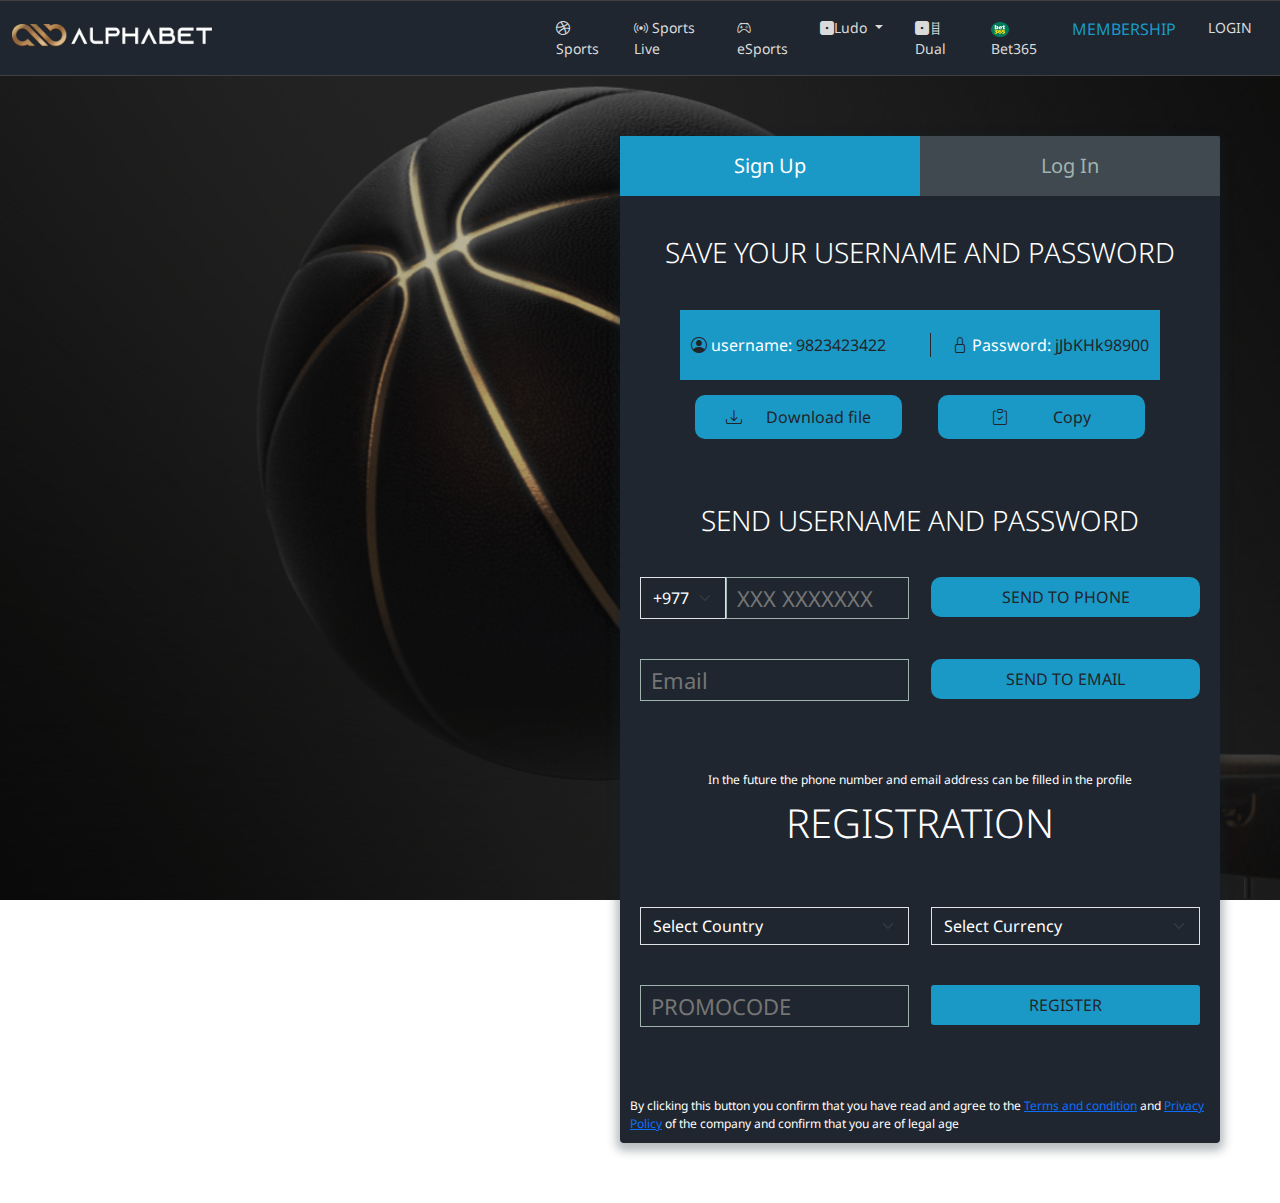
<file: index.html>
<!DOCTYPE html>
<html lang="en">

<head>
    <meta charset="UTF-8">
    <meta http-equiv="X-UA-Compatible" content="IE=edge">
    <meta name="viewport" content="width=device-width, initial-scale=1">
    <title>Project 101</title>
    <link rel="stylesheet" href="https://cdn.jsdelivr.net/npm/bootstrap-icons@1.10.3/font/bootstrap-icons.css">
    <link rel="preconnect" href="https://fonts.googleapis.com">
    <link rel="preconnect" href="https://fonts.gstatic.com" crossorigin>
    <link href="https://fonts.googleapis.com/css2?family=Noto+Sans:wght@200;300;500&display=swap" rel="stylesheet">
    <link href="https://cdn.jsdelivr.net/npm/bootstrap@5.3.0-alpha1/dist/css/bootstrap.min.css" rel="stylesheet" crossorigin="anonymous">
    <script src="https://cdnjs.cloudflare.com/ajax/libs/jquery/3.6.4/jquery.min.js" crossorigin="anonymous" referrerpolicy="no-referrer"></script>
    <link rel="stylesheet" href="assets/css/style.css">
    <link rel="stylesheet" href="assets/css/overall.css">
</head>

<body>
    <nav class="navbar navbar-expand-lg bg-body-tertiary customNav  sticky-top">
        <div class="container-fluid ">
            <a class="navbar-brand" href="#"><img src="assets/images/logo (1).png" class="d-inline-block align-text-top" width="200" height="23"></a>
            <button class="navbar-toggler" type="button" data-bs-toggle="collapse" data-bs-target="#navbarNavDropdown" aria-controls="navbarNavDropdown" aria-expanded="false" aria-label="Toggle navigation">
      <span class=" navBarToggler"><i class="bi bi-list"></i></span>
    </button>
            <div class="collapse navbar-collapse" id="navbarNavDropdown">
                <ul class="navbar-nav " style="margin-left:30%">

                    <li class="nav-item  mx-2">
                        <a class="nav-link customUl" href="#"><i class="bi bi-dribbble navLogo1"></i> Sports</a>
                    </li>
                    <li class="nav-item mx-2">
                        <a class="nav-link customUl" href="#"><i class="bi bi-broadcast navLogo1"></i> Sports Live</a>
                    </li>
                    <li class="nav-item mx-2">
                        <a class="nav-link customUl" href="#"><i class="bi bi-controller navLogo1"></i>eSports</a>
                    </li>
                    <li class="nav-item dropdown mx-2">
                        <a class="nav-link dropdown-toggle customUl" href="#" role="button" data-bs-toggle="dropdown" aria-expanded="false">
                            <i class="bi bi-dice-1-fill navLogo1"></i>Ludo
                        </a>
                        <ul class="dropdown-menu customDrop">
                            <li><a class=" dropdown-item customDropper py-2 " href="#">Ludo-1</a></li>
                            <li><a class="dropdown-item customDropper py-2" href="#">Ludo-2</a></li>

                        </ul>
                    </li>
                    <li class="nav-item mx-2">
                        <a class="nav-link customUl" href="#"><i class="bi bi-dice-1-fill navLogo1"></i><i class="bi bi-ladder navLogo1"></i>Dual</a>
                    </li>
                    <li class="nav-item mx-2">
                        <a class="nav-link customUl" href="bet365.html"><img src="assets/images/navLogo.png" alt="" width="18" height="15">Bet365</a>
                    </li>


                    <li class="nav-item mx-2">
                        <a class="nav-link customUl1" href="#">MEMBERSHIP</a>
                    </li>
                    <li class="nav-item mx-2">
                        <a class="nav-link customUl" href="#">LOGIN</a>
                    </li>
                </ul>
            </div>
        </div>
    </nav>
    <div class="customContainer">


        <div class="form">

            <ul class="tab-group">
                <li class="tab active"><a href="#signup">Sign Up</a></li>
                <li class="tab"><a href="#login">Log In</a></li>
            </ul>

            <div class="tab-content">
                <div class="" id="afterSignUp">
                    <h3>SAVE YOUR USERNAME AND PASSWORD</h3>
                    <div class="credDetails">
                        <div class="savedCred">
                            <div class="credUsername"><i class="bi bi-person-circle"></i><span class="blueFont">

                                username:
                                
                            </span> 9823423422

                            </div>
                            <div class="credPassword"><i class="bi bi-lock"></i><span class="blueFont">

                                Password:
                                
                            </span>jJbKHk98900</div>
                        </div>
                        <div class="credControl">
                            <div class="credBtn"><i class="bi bi-download"></i> <span class="btnMrg">Download file</span></div>
                            <div class="credBtn"><i class="bi bi-clipboard-check"></i> Copy</div>
                        </div>
                    </div>
                    <div class="bottomController">
                        <h3>SEND USERNAME AND PASSWORD</h3>
                        <form action="/" method="post">
                            <div class="top-row">
                                <div class="field-wrap customFieldWrap">
                                    <select class="form-select customFselectNumber" id="autoSizingSelect">
                                        
                                        <option value="1" selected>+977</option>
                                        <option value="2">+01</option>
                                    <option value="3">+044</option>
                                </select>
                                    <input type="text" placeholder="XXX XXXXXXX">
                                </div>

                                <div class="field-wrap">
                                    <div class="field-wrap">
                                        <div class=" customOtpBtn ">SEND TO PHONE</div>

                                    </div>
                                </div>
                            </div>
                            <div class="top-row">
                                <div class="field-wrap">
                                    <input type="text" autocomplete="off" placeholder="Email" />
                                    </select>

                                </div>

                                <div class="field-wrap">
                                    <div class="field-wrap">
                                        <div class=" customOtpBtn ">SEND TO EMAIL</div>

                                    </div>
                                </div>
                            </div>

                        </form>
                    </div>
                    <div class="notes">
                        In the future the phone number and email address can be filled in the profile
                    </div>

                </div>
                <div id="signup" class="signUpDiv ">
                    <h1>REGISTRATION</h1>
                    <div class="credInfo">

                        <form action="/" method="post">

                            <div class="top-row">
                                <div class="field-wrap">
                                    <select class="form-select customFselect" id="autoSizingSelect">
                                        <option selected>Select Country</option>
                                        <option value="1">(🇳🇵)Nepal</option>
                                        <option value="2">(🇮🇳)India</option>
                                        <option value="3">(🇮🇹)Italy</option>
                                    </select>
                                </div>

                                <div class="field-wrap">
                                    <select class="form-select customFselect" id="autoSizingSelect">
                                        <option selected>Select Currency</option>
                                        <option value="1">(NPR)Nepal</option>
                                        <option value="2">(INR)India</option>
                                    <option value="3">(ITR)Italy</option>
                                </select>
                                </div>
                            </div>

                            <div class="top-row">
                                <div class="field-wrap">
                                    <input type="text" autocomplete="off" placeholder="PROMOCODE" />
                                </div>

                                <div class="field-wrap">
                                    <div class=" customRegister " id="registerBtn">REGISTER</div>

                                </div>
                            </div>





                        </form>
                    </div>
                    <div class="terms">
                        By clicking this button you confirm that you have read and agree to the <span><a href="#">Terms and condition</a>  and <a href="#">Privacy Policy</a></span> of the company and confirm that you are of legal age
                    </div>
                </div>

                <div id="login">

                    <div class="bottomController">
                        <h3>LOGIN</h3>
                        <form action="/" method="post">
                            <div class="loginForm formInput">
                                <div class="usernameForm">
                                    <div class="formTitle">Username</div>
                                    <input type="text" name="username" id="">
                                </div>
                                <div class="passwordForm formInput">
                                    <div class="formTitle">Password</div>
                                    <input type="password" name="password" id="">
                                </div>
                            </div>

                            <div class="field-wrap">
                                <div class=" customLogin " id="registerBtn">LOGIN</div>

                            </div>
                        </form>
                    </div>
                    <div class="notes">
                        In the future the phone number and email address can be filled in the profile
                    </div>

                </div>

            </div>
            <!-- tab-content -->

        </div>


    </div>

    <script src="https://cdn.jsdelivr.net/npm/bootstrap@5.3.0-alpha1/dist/js/bootstrap.bundle.min.js" crossorigin="anonymous"></script>
    <script src="assets/js/index.js"></script>
</body>

</html>
</file>
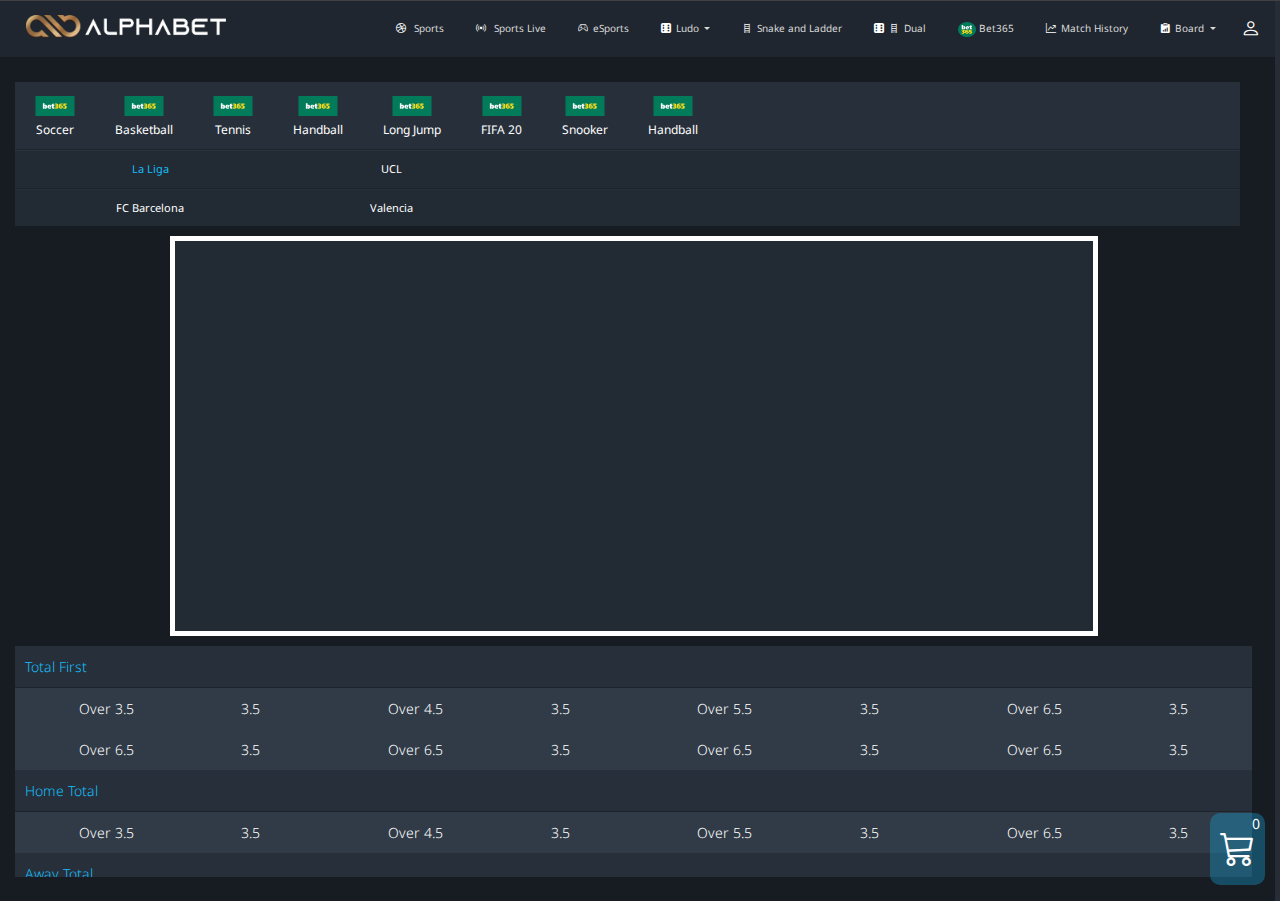
<file: bet365.html>
<!DOCTYPE html>
<html lang="en">

<head>
    <meta charset="UTF-8">
    <meta http-equiv="X-UA-Compatible" content="IE=edge">
    <meta name="viewport" content="width=device-width, initial-scale=1.0">
    <link rel="preconnect" href="https://fonts.googleapis.com">
    <link rel="stylesheet" href="https://cdn.jsdelivr.net/npm/bootstrap-icons@1.10.3/font/bootstrap-icons.css">
    <link rel="preconnect" href="https://fonts.gstatic.com" crossorigin>
    <link href="https://cdn.jsdelivr.net/npm/bootstrap@5.3.0-alpha1/dist/css/bootstrap.min.css" rel="stylesheet" crossorigin="anonymous">
    <link href="https://fonts.googleapis.com/css2?family=Noto+Sans:wght@200;300;500&display=swap" rel="stylesheet">
    <link rel="stylesheet" href="assets/css/bet.css">
    <link rel="stylesheet" href="assets/css/extended.css">
    <link rel="stylesheet" href="assets/css/overall.css">
    <link rel="stylesheet" href="assets/css/messages.css">
    <link rel="stylesheet" href="assets/css/extendedv2.css">
    <title>Mini Games</title>
</head>

<body>

    <nav class="navbar navbar-expand-lg bg-body-tertiary customNav sticky-top">
        <div class="container-fluid">
            <button class="navbar-toggler" type="button" data-bs-toggle="offcanvas" data-bs-target="#offcanvasNav" aria-controls="offcanvasNav" aria-expanded="false" aria-label="Toggle navigation">
                <span class="navBarToggler"><i class="bi bi-list"></i></span>
              </button>
            <a class="navbar-brand" href="#"><img src="assets/images/logo (1).png" class="d-inline-block align-text-top" width="200" height="23" style="margin-left:7%;"></a>
            <div class="nav-item mx-2 ms-auto me-2 half-top order-lg-last " style="list-style-type: none">
                <a class="nav-link customUl loginBtn" href="#"><i class="bi bi-person" style="font-size:1.2rem;"></i></a>
            </div>
            <div class="sliderMenu">
                <div class="menuWrapper">
                    <div class="menuHeader">
                        <div class="part1">
                            <div class="headerIcon"><i class="bi bi-trophy"></i></div>
                            <div class="headerIcon">Gold</div>
                            <div class="headerIcon fontBlue">EtherPot</div>
                        </div>

                        <div class="sliderCancel">
                            <i class="bi bi-x-lg "></i>

                        </div>
                    </div>
                    <div class="menuBody">

                        <div class="noticeInterface">
                            <div class="menuItem" id="messages">
                                <div class="dispIcon specDisp"><i class="bi bi-envelope"></i></div>
                                <div class="dispIcon">3</div>
                            </div>
                            <div class="menuItem">
                                <div class="dispIcon specDisp">Balance</div>
                                <div class="dispIcon">14000</div>
                            </div>

                            <div class="menuItem">
                                <div class="dispIcon specDisp">Point</div>
                                <div class="dispIcon">0</div>
                            </div>
                        </div>
                        <div class="noticeMenus">
                            <div class="impBtns slideDeposite">
                                Deposite & Withdrawl
                            </div>

                            <div class="impBtns changeBtn ">
                                Changing Information
                            </div>
                            <div class="impBtns myBetsBtn ">
                                My Bets
                            </div>
                            <div class="impBtns customerBtn">
                                Customer Center
                            </div>

                            <div class="impBtns fontRed">
                                Logout
                            </div>

                        </div>
                    </div>
                </div>
            </div>

            <div class="offcanvas offcanvas-start customMainColour" tabindex="-1" id="offcanvasNav" aria-labelledby="offcanvasNavLabel">
                <div class="offcanvas-header">
                    <h5 class="offcanvas-title" id="offcanvasNavLabel">Menu</h5>
                    <button type="button" class="btn-close text-reset" data-bs-dismiss="offcanvas" aria-label="Close"></button>
                </div>
                <div class="offcanvas-body customMainColour">
                    <ul class="navbar-nav " style="margin-left:15%">


                        <li class="nav-item  mx-2">
                            <a class="nav-link customUl" href="homepage.html"> <i class="bi bi-dribbble navLogo1"></i> Sports</a>
                        </li>

                        <li class="nav-item  mx-2">
                            <a class="nav-link customUl" href="sportsLive.html"><i class="bi bi-broadcast navLogo1"></i> Sports Live</a>
                        </li>



                        <li class="nav-item  mx-2">
                            <a class="nav-link customUl" href="esportsLive.html"><i class="bi bi-controller navLogo1"></i>eSports</a>
                        </li>

                        <li class="nav-item dropdown mx-2">
                            <a class="nav-link dropdown-toggle customUl" href="#" role="button" data-bs-toggle="dropdown" aria-expanded="false">
                                <i class="bi bi-dice-6-fill navLogo1"></i>Ludo
                            </a>
                            <ul class="dropdown-menu customDrop">
                                <li><a class=" dropdown-item customDropper py-2 " href="Ludo.html">Ludo-1</a></li>
                                <li><a class=" dropdown-item customDropper py-2 " href="dualLudo.html">Ludo-2</a></li>
                                <!-- <li><a class="dropdown-item customDropper py-2" href="#">Another action</a></li>
                            <li><a class="dropdown-item customDropper py-2" href="#">Something else here</a></li> -->
                            </ul>
                        </li>
                        <li class="nav-item  mx-2">
                            <a class="nav-link customUl" href="miniGames.html"><i class="bi bi-ladder navLogo1"></i>Snake and Ladder</a>
                        </li>
                        <li class="nav-item  mx-2">
                            <a class="nav-link customUl" href="dualLudo.html"><i class="bi bi-dice-6-fill navLogo1"></i><i class="bi bi-ladder navLogo1"></i>Dual</a>
                        </li>
                        <li class="nav-item  mx-2">
                            <a class="nav-link customUl" href="bet365.html"><img src="assets/images/navLogo.png" alt="" width="18" height="15">&nbsp;Bet365</a>
                        </li>
                        <li class="nav-item  mx-2">
                            <a class="nav-link customUl matchHistory" href="#"><i class="bi bi-graph-up-arrow navLogo1"></i>Match History</a>
                        </li>

                        <li class="nav-item dropdown mx-2">
                            <a class="nav-link dropdown-toggle customUl" href="#" role="button" data-bs-toggle="dropdown" aria-expanded="false">
                                <i class="bi bi-clipboard-data-fill navLogo1"></i>Board
                            </a>
                            <ul class="dropdown-menu customDrop">
                                <li><a class=" dropdown-item customDropper py-2 " href="board.html">Notice Board</a></li>
                                <li><a class=" dropdown-item customDropper py-2 " href="event.html">Even Board</a></li>
                                <!-- <li><a class="dropdown-item customDropper py-2" href="#">Another action</a></li>
                            <li><a class="dropdown-item customDropper py-2" href="#">Something else here</a></li> -->
                            </ul>
                        </li>



                    </ul>
                </div>
            </div>
        </div>
    </nav>
    <div class="bodyWrapper">
        <div class="sliderMenuBackDrop">
        </div>
        <div class="cartBackdrop"></div>
        <div class="my-backdrop0">
            <div class="NoticeWrapper">
                <div class="noticeBody" id="msgBody">
                    <div class="noticeCancel" id="msgCancel">
                        <i class="bi bi-x-lg "></i>

                    </div>
                    <div class="noticeHeader">
                        <div class="noticeUpHeader fontBlue">
                            Message
                        </div>
                        <div class="noticeDownHeader">
                            <div class="noticeBtn">Mark all messages as read</div>
                            <div class="noticeBtn">Delete selected messages</div>
                        </div>
                    </div>


                </div>

            </div>
        </div>
        <div class="my-backdrop depositeDrop">

            <div class="NoticeWrapper">
                <div class="noticeBody">
                    <div class="depositeCancel">
                        <i class="bi bi-x-lg "></i>

                    </div>
                    <div class="noticeHeader">
                        <div class="depositeUpHeader fontBlue">
                            <div class="depositeUpHeader1 depositeActive ">Deposite</div>
                            <div class="depositeUpHeader2">Withdrawl</div>
                        </div>

                    </div>
                    <div class="depositeItem depositeBill">
                        <div class="menuItem">
                            <div class="dispIcon specDisp">Type</div>
                            <div class="dispIcon">
                                <select name="options" id="" class="selectOptions">
                                    <option value="">Cash</option>
                                    <option value="">Bitcoin</option>
                                    <option value="">Wireless</option>
                                </select>
                            </div>
                        </div>
                        <div class="menuItem">
                            <div class="dispIcon specDisp">Home of Depositor</div>
                            <div class="dispIcon">Helios Predator</div>
                        </div>
                        <div class="menuItem">
                            <div class="dispIcon specDisp">Amount</div>
                            <div class="dispIcon inputSports"><input type="text" name="amount" id="" placeholder="Please type in the deposite amount" class="inputLeague"></div>
                        </div>
                        <div class="menuItem">
                            <div class="dispIcon specDisp">Apply for Bonus</div>
                            <div class="dispIcon"> <select name="options" id="" class="selectOptions">
                                <option value="">Cash</option>
                                <option value="">Bitcoin</option>
                                <option value="">Wireless</option>
                            </select></div>
                        </div>
                        <div class="depositeBtn2">
                            <div class="noticeBtn">Deposite Bill</div>
                        </div>
                        <div class="depositeHistory">
                            <div class="historyHeader">Deposite History</div>
                            <div class="headerItem">
                                <div class="hd1">Select</div>
                                <div class="hd2">Date</div>
                                <div class="hd3">Type</div>
                                <div class="hd4">Amount</div>
                                <div class="hd5">Status</div>
                            </div>
                            <div class="footerItem">
                                <div class="hd1"><input type="checkbox" name="" id=""></div>
                                <div class="hd2">2023-03-18 19:32:56</div>
                                <div class="hd3">CASH</div>
                                <div class="hd4">30,000</div>
                                <div class="hd5 fontBlue">Approved</div>
                            </div>
                            <div class="footerItem">
                                <div class="hd1"><input type="checkbox" name="" id=""></div>
                                <div class="hd2">2023-03-12 9:32:56</div>
                                <div class="hd3">CASH</div>
                                <div class="hd4">30,000</div>
                                <div class="hd5 fontRed">Rejected</div>
                            </div>
                        </div>
                    </div>

                </div>

            </div>
        </div>
        <div class="my-backdrop2 depositeDrop">
            <div class="NoticeWrapper2">
                <div class="noticeBodyNew">
                    <div class="depositeCancel">
                        <i class="bi bi-x-lg "></i>

                    </div>
                    <div class="noticeHeader">
                        <div class="depositeUpHeader fontBlue">
                            <div class="depositeUpHeader1 depositeActive ">Deposite</div>
                            <div class="depositeUpHeader2">Withdrawl</div>
                        </div>

                    </div>
                    <div class="depositeItem depositeBill">
                        <div class="menuItem">
                            <div class="dispIcon specDisp">Type</div>
                            <div class="dispIcon">
                                <select name="options" id="" class="selectOptions2">
                                        <option value="">Cash</option>
                                        <option value="">Bitcoin</option>
                                        <option value="">Wireless</option>
                                    </select>
                            </div>
                        </div>
                        <div class="menuItem">
                            <div class="dispIcon specDisp">Home of Depositor</div>
                            <div class="dispIcon">Helios Predator</div>
                        </div>
                        <div class="menuItem">
                            <div class="dispIcon specDisp">Amount</div>
                            <div class="dispIcon inputSports"><input type="text" name="amount" id="" placeholder="Please type in the deposite amount" class="inputLeague"></div>
                        </div>
                        <div class="menuItem">
                            <div class="dispIcon specDisp">Apply for Bonus</div>
                            <div class="dispIcon"> <select name="options" id="" class="selectOptions2">
                                    <option value="">Cash</option>
                                    <option value="">Bitcoin</option>
                                    <option value="">Wireless</option>
                                </select></div>
                        </div>
                        <div class="depositeBtn2">
                            <div class="noticeBtn">Deposite Bill</div>
                        </div>
                        <div class="depositeHistory">
                            <div class="historyHeader">Deposite History</div>
                            <div class="headerItem">
                                <div class="hd1">Select</div>
                                <div class="hd2">Date</div>
                                <div class="hd3">Type</div>
                                <div class="hd4">Amount</div>
                                <div class="hd5">Status</div>
                            </div>
                            <div class="footerItem">
                                <div class="hd1"><input type="checkbox" name="" id=""></div>
                                <div class="hd2">2023-03-18 19:32:56</div>
                                <div class="hd3">CASH</div>
                                <div class="hd4">30,000</div>
                                <div class="hd5 fontBlue">Approved</div>
                            </div>
                            <div class="footerItem">
                                <div class="hd1"><input type="checkbox" name="" id=""></div>
                                <div class="hd2">2023-03-12 9:32:56</div>
                                <div class="hd3">CASH</div>
                                <div class="hd4">30,000</div>
                                <div class="hd5 fontRed">Rejected</div>
                            </div>
                        </div>
                    </div>

                </div>

            </div>
        </div>
        <div class="my-backdrop3 historyDrop">
            <div class="NoticeWrapper2">
                <div class="noticeBodyNew">
                    <div class="historyCancel">
                        <i class="bi bi-x-lg "></i>

                    </div>
                    <div class="noticeHeader">
                        <div class="historyUpHeader fontBlue">
                            <!-- <div class="historyUpHeader1 depositeActive ">1x2</div>
                                <div class="historyUpHeader2  ">Handicap</div>
                                <div class="historyUpHeader3  ">Under/Over</div>
                                <div class="historyUpHeader4">Live</div> -->
                            Match History
                        </div>

                    </div>
                    <div class="depositeItem depositeBill">

                        <div class="depositeHistory">
                            <!-- <div class="historyHeader">Deposite History</div> -->
                            <div class="headerItem">
                                <div class="hd1">Time</div>
                                <div class="hd2">Type</div>
                                <div class="hd3">Home/Under</div>
                                <div class="hd4">Draw</div>
                                <div class="hd5">Away/Over</div>
                                <div class="hd5">Score</div>
                                <div class="hd5">Result</div>
                            </div>
                            <div class="footerItem">
                                <div class="hd1s">2023-03-18
                                    <div>

                                        19:32:56</div>
                                </div>
                                <div class="hd2">Soccer</div>
                                <div class="hd3">FC Barcelona</div>
                                <div class="hd4">-0.5</div>
                                <div class="hd4">-1.8</div>
                                <div class="hd4">Real Madrid</div>
                                <div class="hd4">2:1</div>
                                <div class="hd5 fontBlue">Home</div>
                            </div>
                            <div class="footerItem">
                                <div class="hd1s">2023-03-18
                                    <div>

                                        19:32:56</div>
                                </div>
                                <div class="hd2">Soccer</div>
                                <div class="hd3">FC Barcelona</div>
                                <div class="hd4">-0.5</div>
                                <div class="hd4">-1.8</div>
                                <div class="hd4">Real Madrid</div>
                                <div class="hd4">2:1</div>
                                <div class="hd5 fontBlue">Home</div>
                            </div>

                        </div>
                    </div>

                </div>

            </div>
        </div>
        <div class="my-backdrop4 infoDrop">
            <div class="NoticeWrapper2">
                <div class="noticeBodyNew">
                    <div class="infoCancel">
                        <i class="bi bi-x-lg "></i>

                    </div>
                    <div class="noticeHeader">
                        <div class="historyUpHeader fontBlue">

                            Changing Information
                        </div>
                        <div class="depositeItem depositeBill">

                            <div class="menuItem">
                                <div class="dispIcon specDisp">ID</div>
                                <div class="dispIcon">Helios Predator</div>
                            </div>
                            <div class="menuItem">
                                <div class="dispIcon specDisp">Old password</div>
                                <div class="dispIcon inputSports"><input type="password" name="password1" id="22" placeholder="password" class="inputLeague"></div>
                            </div>
                            <div class="menuItem">
                                <div class="dispIcon specDisp">New password</div>
                                <div class="dispIcon inputSports"><input type="password" name="password2" id="33" placeholder="password" class="inputLeague"></div>
                            </div>
                            <div class="menuItem">
                                <div class="dispIcon specDisp">Confirm password</div>
                                <div class="dispIcon inputSports"><input type="password" name="password3" id="44" placeholder="password" class="inputLeague"></div>
                            </div>



                        </div>
                        <div class="depositeBtn2">
                            <div class="noticeBtn">Submit</div>
                        </div>
                    </div>


                </div>

            </div>
        </div>
        <div class="my-backdrop5 historyDrop">
            <div class="NoticeWrapper2">
                <div class="noticeBodyNew">
                    <div class="customerCancel1">
                        <i class="bi bi-x-lg "></i>

                    </div>
                    <div class="noticeHeader">
                        <div class="historyUpHeader fontBlue">

                            Customer Center
                        </div>

                    </div>
                    <div class="depositeItem depositeBill">

                        <div class="depositeHistory">
                            <!-- <div class="historyHeader">Deposite History</div> -->
                            <div class="headerItem">
                                <div class="hd1">Status</div>
                                <div class="hd2">Subject</div>
                                <div class="hd3">Writer</div>
                                <div class="hd3">Date</div>

                            </div>
                            <div class="footerItem" id="footer5">

                                <div class="hd3">Wait</div>
                                <div class="hd2">Application for changing username</div>
                                <div class="hd4">Helios</div>
                                <div class="hd1s">2023-03-18
                                    <div>

                                        19:32:56</div>
                                </div>

                            </div>
                            <div class="footerItem" id="footer5">

                                <div class="hd3">Wait</div>
                                <div class="hd2">Application for changing username</div>
                                <div class="hd4">Helios</div>
                                <div class="hd1s">2023-03-18
                                    <div>

                                        19:32:56</div>
                                </div>

                            </div>


                        </div>
                        <div class="depositeBtn2">
                            <div class="submitReportBtn">Write</div>
                        </div>
                    </div>

                </div>

            </div>
        </div>
        <div class="my-backdrop6 historyDrop">
            <div class="NoticeWrapper2">
                <div class="noticeBodyNew">
                    <div class="customerCancel2">
                        <i class="bi bi-x-lg "></i>

                    </div>
                    <div class="noticeHeader">
                        <div class="historyUpHeader fontBlue">

                            Customer Center
                        </div>

                    </div>
                    <div class="depositeItem depositeBill">



                        <div class="menuItem">
                            <div class="dispIcon2 specDisp2">Subject</div>
                            <div class="dispIcon inputSports3"><input type="text" name="password1" id="2222" placeholder="Title" class="inputLeague"></div>
                        </div>
                        <div class="menuItem">
                            <div class="dispIcon2 specDisp2">Description</div>

                        </div>
                        <div class="menuItem">

                            <div class="dispIcon inputSports3"><input type="textfield" name="password1" id="2222" placeholder="Write an issue" class="inputLeague"></div>
                        </div>






                        <div class="submitIssueBtn">
                            <div class="submitReportBtn">Submit</div>
                        </div>
                    </div>

                </div>

            </div>
        </div>



        <div class="column4">
            <div class="gamesWrapper">
                <div class="gamesContainer">
                    <div class="sportsWrapper">
                        <div class="topSideWrapper bbcolor">


                            <div class="topSideSports">
                                <div class="singleSport">
                                    <div class="sportLogo"><img src="assets/images/uniSvg.svg" alt="" width="40" height="20"></div>
                                    <div class="sportName">Soccer</div>
                                </div>
                                <div class="singleSport">
                                    <div class="sportLogo"><img src="assets/images/uniSvg.svg" alt="" width="40" height="20"></div>
                                    <div class="sportName">Basketball</div>
                                </div>
                                <div class="singleSport">
                                    <div class="sportLogo"><img src="assets/images/uniSvg.svg" alt="" width="40" height="20"></div>
                                    <div class="sportName">Tennis</div>
                                </div>
                                <div class="singleSport">
                                    <div class="sportLogo"><img src="assets/images/uniSvg.svg" alt="" width="40" height="20"></div>
                                    <div class="sportName">Handball</div>
                                </div>
                                <div class="singleSport">
                                    <div class="sportLogo"><img src="assets/images/uniSvg.svg" alt="" width="40" height="20"></div>
                                    <div class="sportName">Long Jump</div>
                                </div>
                                <div class="singleSport">
                                    <div class="sportLogo"><img src="assets/images/uniSvg.svg" alt="" width="40" height="20"></div>
                                    <div class="sportName">FIFA 20</div>
                                </div>
                                <div class="singleSport">
                                    <div class="sportLogo"><img src="assets/images/uniSvg.svg" alt="" width="40" height="20"></div>
                                    <div class="sportName">Snooker</div>
                                </div>
                                <div class="singleSport">
                                    <div class="sportLogo"><img src="assets/images/uniSvg.svg" alt="" width="40" height="20"></div>
                                    <div class="sportName">Handball</div>
                                </div>

                            </div>
                        </div>
                        <div class="bottomSideWrapper btSpecColor">

                            <div class="downSideSports">
                                <div class="leagueListBody bbcolor">



                                </div>
                                <div class="gameListBody btcolor">



                                </div>
                            </div>
                        </div>
                    </div>
                    <div class="miniGamesWrapper">
                        <div class="gameBody">
                            <div class="playerHeader">




                            </div>
                            <div class="playerBodyContainer">
                                <div class="playerPlaceholder">
                                    <div class="Player"></div>
                                </div>
                                <div class="playerBetPlace">
                                    <div class="playerOddsContainer">

                                        <div class="extraOddsContainer">



                                        </div>
                                        <!-- <div class="extraOddsContainer">
                                            <div class="extraOddsBody">
                                                <div class="oddsHeader fontBlue"> <img src="assets/images/mode1.svg" alt="" width="40" height="20">EOS powerball (1 minute)
                                                </div>
                                                <div class="oddsFooter">
                                                    <div class="odds1">FCB 1.90
                                                    </div>

                                                    <div class="odds1">RMA 4.10</div>
                                                    <div class="odds1">RMA 4.10</div>
                                                    <div class="odds1">RMA 4.10</div>
                                                    <div class="odds1">RMA 4.10</div>
                                                    <div class="odds1">RMA 4.10</div>
                                                    <div class="odds1">RMA 4.10</div>
                                                    <div class="odds1">RMA 4.10</div>
                                                    <div class="odds1">RMA 4.10</div>
                                                    <div class="odds1">RMA 4.10</div>
                                                    <div class="odds1">RMA 4.10</div>
                                                </div>
                                            </div>
                                            <div class="fillers"></div>


                                        </div> -->

                                    </div>

                                </div>
                            </div>

                        </div>
                    </div>

                </div>
            </div>
        </div>
        <div class="column3">
            <div class="betSlip">
                <div class="slipWrapper">
                    <div class="slipHeader">
                        <div class="HeaderTop">Betting Slip</div>
                        <div class="slipCancel">
                            <i class="bi bi-x-lg "></i>

                        </div>
                    </div>

                    <div class="slipBody">
                        <div class="cartItemsWrapper">

                        </div>
                        <div class="emptyCart">
                            <i class="bi bi-dash-circle"></i>
                            <div class="infoEmpty">The betting cart is empty</div>
                        </div>
                        <div class="limitPopUp">
                            Cannot place more than 2 bets
                        </div>
                    </div>
                    <div class="slipFooter">
                        <div class="configBtn">
                            <div class="emptyAll"><i class="bi bi-trash"></i>Empty all</div>
                            <div class="IncDec">
                                <div class="amount1">5,00</div>
                                <div class="amount1">10,00</div>
                                <div class="amount1">50,00</div>
                                <div class="amount1">1,00,00</div>
                                <div class="amount1">5,00,00</div>
                                <div class="amount1">10,00,00</div>
                                <div class="amount1">50,00,00</div>
                                <div class="maxAmnt">MAX</div>
                                <div class="resetAmnt">RESET</div>
                            </div>
                            <div class="betControl">
                                <div class="totalOdds">Total Odds</div>
                                <div class="OddsNumber">x 1.00</div>
                            </div>
                            <div class="betControl">
                                <div class="totalOdds">Est. Payout</div>
                                <div class="OddsNumberAmnt">0</div>
                            </div>

                        </div>
                        <div class="BetBtn">
                            <div class="btnNew">
                                Bet
                            </div>
                        </div>
                    </div>
                </div>
            </div>
        </div>
        <div class="cartWrapper">
            <i class="bi bi-cart3"></i>
            <div class="cartNumber">
                0
            </div>
        </div>

    </div>
    <script src="https://cdn.jsdelivr.net/npm/bootstrap@5.3.0-alpha1/dist/js/bootstrap.bundle.min.js" crossorigin="anonymous"></script>

    <script src="assets/js/bet365.js"></script>
    <script src="assets/js/extended.js"></script>
    <script src="assets/js/messages.js"></script>
</body>

</html>
</file>
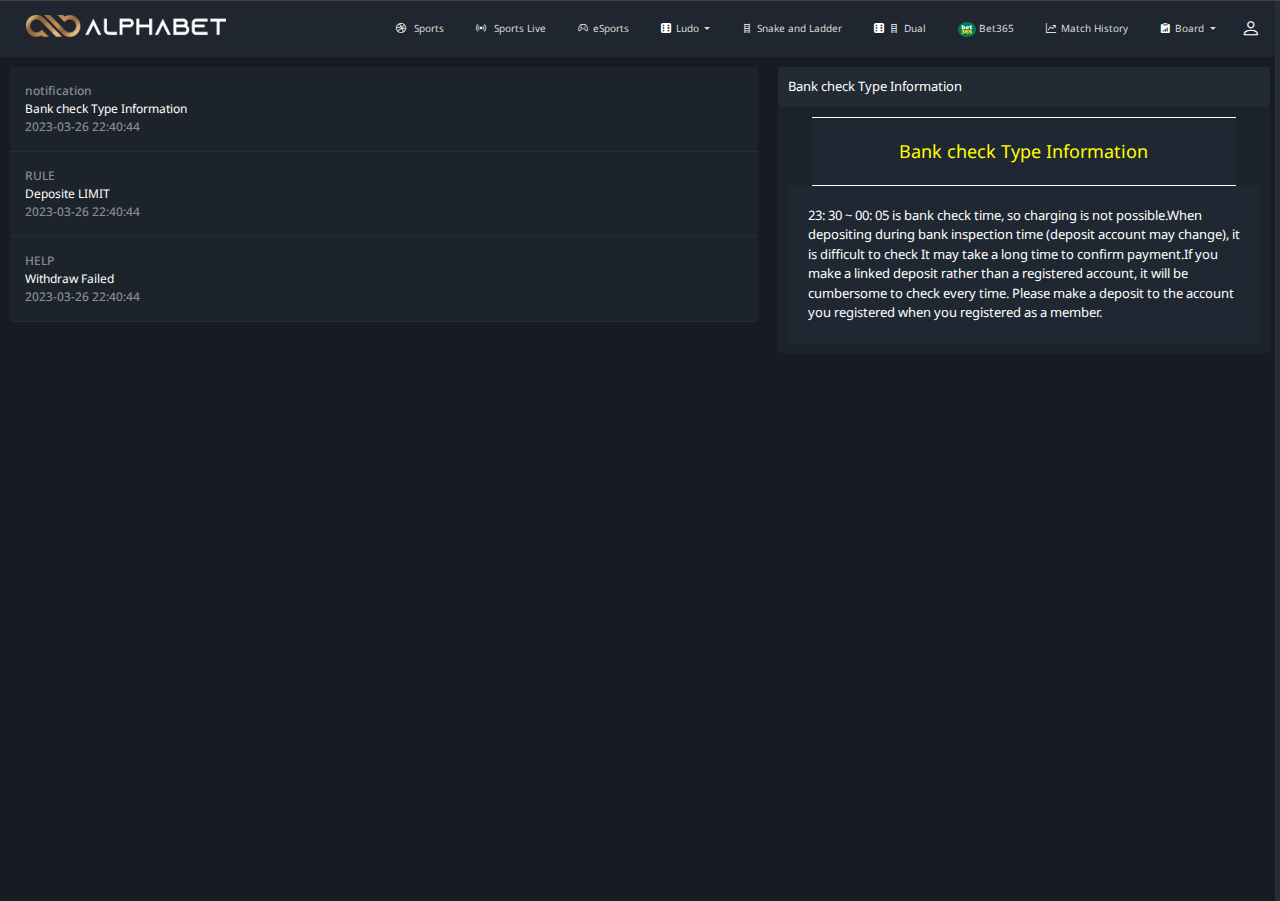
<file: board.html>
<!DOCTYPE html>
<html lang="en">

<head>
    <meta charset="UTF-8">
    <meta http-equiv="X-UA-Compatible" content="IE=edge">
    <meta name="viewport" content="width=device-width, initial-scale=1.0">
    <link rel="preconnect" href="https://fonts.googleapis.com">
    <link rel="stylesheet" href="https://cdn.jsdelivr.net/npm/bootstrap-icons@1.10.3/font/bootstrap-icons.css">
    <link rel="preconnect" href="https://fonts.gstatic.com" crossorigin>
    <link href="https://cdn.jsdelivr.net/npm/bootstrap@5.3.0-alpha1/dist/css/bootstrap.min.css" rel="stylesheet" crossorigin="anonymous">
    <link href="https://fonts.googleapis.com/css2?family=Noto+Sans:wght@200;300;500&display=swap" rel="stylesheet">
    <link rel="stylesheet" href="assets/css/board.css">
    <link rel="stylesheet" href="assets/css/overall.css">
    <link rel="stylesheet" href="assets/css/extended.css">
    <link rel="stylesheet" href="assets/css/messages.css">
    <link rel="stylesheet" href="assets/css/pagination.css">
    <title>Notice Board</title>
</head>

<body>
    <nav class="navbar navbar-expand-lg bg-body-tertiary customNav sticky-top">
        <div class="container-fluid">
            <button class="navbar-toggler" type="button" data-bs-toggle="offcanvas" data-bs-target="#offcanvasNav" aria-controls="offcanvasNav" aria-expanded="false" aria-label="Toggle navigation">
                <span class="navBarToggler"><i class="bi bi-list"></i></span>
              </button>
            <a class="navbar-brand" href="#"><img src="assets/images/logo (1).png" class="d-inline-block align-text-top" width="200" height="23" style="margin-left:7%;"></a>
            <div class="nav-item mx-2 ms-auto me-2 half-top order-lg-last " style="list-style-type: none">
                <a class="nav-link customUl loginBtn" href="#"><i class="bi bi-person" style="font-size:1.2rem;"></i></a>
            </div>
            <div class="sliderMenu">
                <div class="menuWrapper">
                    <div class="menuHeader">
                        <div class="part1">
                            <div class="headerIcon"><i class="bi bi-trophy"></i></div>
                            <div class="headerIcon">Gold</div>
                            <div class="headerIcon fontBlue">EtherPot</div>
                        </div>

                        <div class="sliderCancel">
                            <i class="bi bi-x-lg "></i>

                        </div>
                    </div>
                    <div class="menuBody">

                        <div class="noticeInterface">
                            <div class="menuItem" id="messages">
                                <div class="dispIcon specDisp"><i class="bi bi-envelope"></i></div>
                                <div class="dispIcon">3</div>
                            </div>
                            <div class="menuItem">
                                <div class="dispIcon specDisp">Balance</div>
                                <div class="dispIcon">14000</div>
                            </div>

                            <div class="menuItem">
                                <div class="dispIcon specDisp">Point</div>
                                <div class="dispIcon">0</div>
                            </div>
                        </div>
                        <div class="noticeMenus">
                            <div class="impBtns slideDeposite">
                                Deposite & Withdrawl
                            </div>

                            <div class="impBtns changeBtn ">
                                Changing Information
                            </div>
                            <div class="impBtns myBetsBtn ">
                                My Bets
                            </div>
                            <div class="impBtns customerBtn">
                                Customer Center
                            </div>

                            <div class="impBtns fontRed">
                                Logout
                            </div>

                        </div>
                    </div>
                </div>
            </div>

            <div class="offcanvas offcanvas-start customMainColour" tabindex="-1" id="offcanvasNav" aria-labelledby="offcanvasNavLabel">
                <div class="offcanvas-header">
                    <h5 class="offcanvas-title" id="offcanvasNavLabel">Menu</h5>
                    <button type="button" class="btn-close text-reset" data-bs-dismiss="offcanvas" aria-label="Close"></button>
                </div>
                <div class="offcanvas-body customMainColour">
                    <ul class="navbar-nav " style="margin-left:15%">


                        <li class="nav-item  mx-2">
                            <a class="nav-link customUl" href="homepage.html"> <i class="bi bi-dribbble navLogo1"></i> Sports</a>
                        </li>

                        <li class="nav-item  mx-2">
                            <a class="nav-link customUl" href="sportsLive.html"><i class="bi bi-broadcast navLogo1"></i> Sports Live</a>
                        </li>



                        <li class="nav-item  mx-2">
                            <a class="nav-link customUl" href="esportsLive.html"><i class="bi bi-controller navLogo1"></i>eSports</a>
                        </li>

                        <li class="nav-item dropdown mx-2">
                            <a class="nav-link dropdown-toggle customUl" href="#" role="button" data-bs-toggle="dropdown" aria-expanded="false">
                                <i class="bi bi-dice-6-fill navLogo1"></i>Ludo
                            </a>
                            <ul class="dropdown-menu customDrop">
                                <li><a class=" dropdown-item customDropper py-2 " href="Ludo.html">Ludo-1</a></li>
                                <li><a class=" dropdown-item customDropper py-2 " href="dualLudo.html">Ludo-2</a></li>
                                <!-- <li><a class="dropdown-item customDropper py-2" href="#">Another action</a></li>
                            <li><a class="dropdown-item customDropper py-2" href="#">Something else here</a></li> -->
                            </ul>
                        </li>
                        <li class="nav-item  mx-2">
                            <a class="nav-link customUl" href="miniGames.html"><i class="bi bi-ladder navLogo1"></i>Snake and Ladder</a>
                        </li>
                        <li class="nav-item  mx-2">
                            <a class="nav-link customUl" href="dualLudo.html"><i class="bi bi-dice-6-fill navLogo1"></i><i class="bi bi-ladder navLogo1"></i>Dual</a>
                        </li>
                        <li class="nav-item  mx-2">
                            <a class="nav-link customUl" href="bet365.html"><img src="assets/images/navLogo.png" alt="" width="18" height="15">&nbsp;Bet365</a>
                        </li>
                        <li class="nav-item  mx-2">
                            <a class="nav-link customUl matchHistory" href="#"><i class="bi bi-graph-up-arrow navLogo1"></i>Match History</a>
                        </li>

                        <li class="nav-item dropdown mx-2">
                            <a class="nav-link dropdown-toggle customUl" href="#" role="button" data-bs-toggle="dropdown" aria-expanded="false">
                                <i class="bi bi-clipboard-data-fill navLogo1"></i>Board
                            </a>
                            <ul class="dropdown-menu customDrop">
                                <li><a class=" dropdown-item customDropper py-2 " href="board.html">Notice Board</a></li>
                                <li><a class=" dropdown-item customDropper py-2 " href="event.html">Even Board</a></li>
                                <!-- <li><a class="dropdown-item customDropper py-2" href="#">Another action</a></li>
                            <li><a class="dropdown-item customDropper py-2" href="#">Something else here</a></li> -->
                            </ul>
                        </li>



                    </ul>
                </div>
            </div>
        </div>
    </nav>
    <div class="bodyWrapper">
        <div class="sliderMenuBackDrop">

        </div>
        <div class="my-backdrop0">
            <div class="NoticeWrapper">
                <div class="noticeBody" id="msgBody">
                    <div class="noticeCancel" id="msgCancel">
                        <i class="bi bi-x-lg "></i>

                    </div>
                    <div class="noticeHeader">
                        <div class="noticeUpHeader fontBlue">
                            Message
                        </div>
                        <div class="noticeDownHeader">
                            <div class="noticeBtn">Mark all messages as read</div>
                            <div class="noticeBtn">Delete selected messages</div>
                        </div>
                    </div>


                </div>

            </div>
        </div>
        <div class="my-backdrop depositeDrop">

            <div class="NoticeWrapper">
                <div class="noticeBodyNew">
                    <div class="depositeCancel">
                        <i class="bi bi-x-lg "></i>

                    </div>
                    <div class="noticeHeader">
                        <div class="depositeUpHeader fontBlue">
                            <div class="depositeUpHeader1 depositeActive ">Deposite</div>
                            <div class="depositeUpHeader2">Withdrawl</div>
                        </div>

                    </div>
                    <div class="depositeItem depositeBill">
                        <div class="menuItem">
                            <div class="dispIcon specDisp">Type</div>
                            <div class="dispIcon">
                                <select name="options" id="" class="selectOptions">
                                    <option value="">Cash</option>
                                    <option value="">Bitcoin</option>
                                    <option value="">Wireless</option>
                                </select>
                            </div>
                        </div>
                        <div class="menuItem">
                            <div class="dispIcon specDisp">Home of Depositor</div>
                            <div class="dispIcon">Helios Predator</div>
                        </div>
                        <div class="menuItem">
                            <div class="dispIcon specDisp">Amount</div>
                            <div class="dispIcon inputSports"><input type="text" name="amount" id="" placeholder="Please type in the deposite amount" class="inputLeague"></div>
                        </div>
                        <div class="menuItem">
                            <div class="dispIcon specDisp">Apply for Bonus</div>
                            <div class="dispIcon"> <select name="options" id="" class="selectOptions">
                                <option value="">Cash</option>
                                <option value="">Bitcoin</option>
                                <option value="">Wireless</option>
                            </select></div>
                        </div>
                        <div class="depositeBtn2">
                            <div class="noticeBtn">Deposite Bill</div>
                        </div>
                        <div class="depositeHistory">
                            <div class="historyHeader">Deposite History</div>
                            <div class="headerItem">
                                <div class="hd1">Select</div>
                                <div class="hd2">Date</div>
                                <div class="hd3">Type</div>
                                <div class="hd4">Amount</div>
                                <div class="hd5">Status</div>
                            </div>
                            <div class="footerItem">
                                <div class="hd1"><input type="checkbox" name="" id=""></div>
                                <div class="hd2">2023-03-18 19:32:56</div>
                                <div class="hd3">CASH</div>
                                <div class="hd4">30,000</div>
                                <div class="hd5 fontBlue">Approved</div>
                            </div>
                            <div class="footerItem">
                                <div class="hd1"><input type="checkbox" name="" id=""></div>
                                <div class="hd2">2023-03-12 9:32:56</div>
                                <div class="hd3">CASH</div>
                                <div class="hd4">30,000</div>
                                <div class="hd5 fontRed">Rejected</div>
                            </div>
                        </div>
                    </div>

                </div>

            </div>
        </div>
        <div class="my-backdrop2 depositeDrop">
            <div class="NoticeWrapper2">
                <div class="noticeBodyNew">
                    <div class="depositeCancel">
                        <i class="bi bi-x-lg "></i>

                    </div>
                    <div class="noticeHeader">
                        <div class="depositeUpHeader fontBlue">
                            <div class="depositeUpHeader1 depositeActive ">Deposite</div>
                            <div class="depositeUpHeader2">Withdrawl</div>
                        </div>

                    </div>
                    <div class="depositeItem depositeBill">
                        <div class="menuItem">
                            <div class="dispIcon specDisp">Type</div>
                            <div class="dispIcon">
                                <select name="options" id="" class="selectOptions2">
                                    <option value="">Cash</option>
                                    <option value="">Bitcoin</option>
                                    <option value="">Wireless</option>
                                </select>
                            </div>
                        </div>
                        <div class="menuItem">
                            <div class="dispIcon specDisp">Home of Depositor</div>
                            <div class="dispIcon">Helios Predator</div>
                        </div>
                        <div class="menuItem">
                            <div class="dispIcon specDisp">Amount</div>
                            <div class="dispIcon inputSports"><input type="text" name="amount" id="" placeholder="Please type in the deposite amount" class="inputLeague"></div>
                        </div>
                        <div class="menuItem">
                            <div class="dispIcon specDisp">Apply for Bonus</div>
                            <div class="dispIcon"> <select name="options" id="" class="selectOptions2">
                                <option value="">Cash</option>
                                <option value="">Bitcoin</option>
                                <option value="">Wireless</option>
                            </select></div>
                        </div>
                        <div class="depositeBtn2">
                            <div class="noticeBtn">Deposite Bill</div>
                        </div>
                        <div class="depositeHistory">
                            <div class="historyHeader">Deposite History</div>
                            <div class="headerItem">
                                <div class="hd1">Select</div>
                                <div class="hd2">Date</div>
                                <div class="hd3">Type</div>
                                <div class="hd4">Amount</div>
                                <div class="hd5">Status</div>
                            </div>
                            <div class="footerItem">
                                <div class="hd1"><input type="checkbox" name="" id=""></div>
                                <div class="hd2">2023-03-18 19:32:56</div>
                                <div class="hd3">CASH</div>
                                <div class="hd4">30,000</div>
                                <div class="hd5 fontBlue">Approved</div>
                            </div>
                            <div class="footerItem">
                                <div class="hd1"><input type="checkbox" name="" id=""></div>
                                <div class="hd2">2023-03-12 9:32:56</div>
                                <div class="hd3">CASH</div>
                                <div class="hd4">30,000</div>
                                <div class="hd5 fontRed">Rejected</div>
                            </div>
                        </div>
                    </div>

                </div>

            </div>
        </div>
        <div class="my-backdrop3 historyDrop">
            <div class="NoticeWrapper2">
                <div class="noticeBodyNew">
                    <div class="historyCancel">
                        <i class="bi bi-x-lg "></i>

                    </div>
                    <div class="noticeHeader">
                        <div class="historyUpHeader fontBlue">
                            <!-- <div class="historyUpHeader1 depositeActive ">1x2</div>
                            <div class="historyUpHeader2  ">Handicap</div>
                            <div class="historyUpHeader3  ">Under/Over</div>
                            <div class="historyUpHeader4">Live</div> -->
                            Match History
                        </div>

                    </div>
                    <div class="depositeItem depositeBill">

                        <div class="depositeHistory">
                            <!-- <div class="historyHeader">Deposite History</div> -->
                            <div class="headerItem">
                                <div class="hd1">Time</div>
                                <div class="hd2">Type</div>
                                <div class="hd3">Home/Under</div>
                                <div class="hd4">Draw</div>
                                <div class="hd5">Away/Over</div>
                                <div class="hd5">Score</div>
                                <div class="hd5">Result</div>
                            </div>
                            <div class="footerItem">
                                <div class="hd1s">2023-03-18
                                    <div>

                                        19:32:56</div>
                                </div>
                                <div class="hd2">Soccer</div>
                                <div class="hd3">FC Barcelona</div>
                                <div class="hd4">-0.5</div>
                                <div class="hd4">-1.8</div>
                                <div class="hd4">Real Madrid</div>
                                <div class="hd4">2:1</div>
                                <div class="hd5 fontBlue">Home</div>
                            </div>
                            <div class="footerItem">
                                <div class="hd1s">2023-03-18
                                    <div>

                                        19:32:56</div>
                                </div>
                                <div class="hd2">Soccer</div>
                                <div class="hd3">FC Barcelona</div>
                                <div class="hd4">-0.5</div>
                                <div class="hd4">-1.8</div>
                                <div class="hd4">Real Madrid</div>
                                <div class="hd4">2:1</div>
                                <div class="hd5 fontBlue">Home</div>
                            </div>

                        </div>
                    </div>

                </div>

            </div>
        </div>
        <div class="my-backdrop4 infoDrop">
            <div class="NoticeWrapper2">
                <div class="noticeBodyNew">
                    <div class="infoCancel">
                        <i class="bi bi-x-lg "></i>

                    </div>
                    <div class="noticeHeader">
                        <div class="historyUpHeader fontBlue">

                            Changing Information
                        </div>
                        <div class="depositeItem depositeBill">

                            <div class="menuItem">
                                <div class="dispIcon specDisp">ID</div>
                                <div class="dispIcon">Helios Predator</div>
                            </div>
                            <div class="menuItem">
                                <div class="dispIcon specDisp">Old password</div>
                                <div class="dispIcon inputSports"><input type="password" name="password1" id="22" placeholder="password" class="inputLeague"></div>
                            </div>
                            <div class="menuItem">
                                <div class="dispIcon specDisp">New password</div>
                                <div class="dispIcon inputSports"><input type="password" name="password2" id="33" placeholder="password" class="inputLeague"></div>
                            </div>
                            <div class="menuItem">
                                <div class="dispIcon specDisp">Confirm password</div>
                                <div class="dispIcon inputSports"><input type="password" name="password3" id="44" placeholder="password" class="inputLeague"></div>
                            </div>



                        </div>
                        <div class="depositeBtn2">
                            <div class="noticeBtn">Submit</div>
                        </div>
                    </div>


                </div>

            </div>
        </div>
        <div class="my-backdrop5 historyDrop">
            <div class="NoticeWrapper2">
                <div class="noticeBodyNew">
                    <div class="customerCancel1">
                        <i class="bi bi-x-lg "></i>

                    </div>
                    <div class="noticeHeader">
                        <div class="historyUpHeader fontBlue">

                            Customer Center
                        </div>

                    </div>
                    <div class="depositeItem depositeBill">

                        <div class="depositeHistory">
                            <!-- <div class="historyHeader">Deposite History</div> -->
                            <div class="headerItem">
                                <div class="hd1">Status</div>
                                <div class="hd2">Subject</div>
                                <div class="hd3">Writer</div>
                                <div class="hd3">Date</div>

                            </div>
                            <div class="footerItem" id="footer5">

                                <div class="hd3">Wait</div>
                                <div class="hd2">Application for changing username</div>
                                <div class="hd4">Helios</div>
                                <div class="hd1s">2023-03-18
                                    <div>

                                        19:32:56</div>
                                </div>

                            </div>
                            <div class="footerItem" id="footer5">

                                <div class="hd3">Wait</div>
                                <div class="hd2">Application for changing username</div>
                                <div class="hd4">Helios</div>
                                <div class="hd1s">2023-03-18
                                    <div>

                                        19:32:56</div>
                                </div>

                            </div>


                        </div>
                        <div class="depositeBtn2">
                            <div class="submitReportBtn">Write</div>
                        </div>
                    </div>

                </div>

            </div>
        </div>
        <div class="my-backdrop6 historyDrop">
            <div class="NoticeWrapper2">
                <div class="noticeBodyNew">
                    <div class="customerCancel2">
                        <i class="bi bi-x-lg "></i>

                    </div>
                    <div class="noticeHeader">
                        <div class="historyUpHeader fontBlue">

                            Customer Center
                        </div>

                    </div>
                    <div class="depositeItem depositeBill">



                        <div class="menuItem">
                            <div class="dispIcon2 specDisp2">Subject</div>
                            <div class="dispIcon inputSports3"><input type="text" name="password1" id="2222" placeholder="Title" class="inputLeague"></div>
                        </div>
                        <div class="menuItem">
                            <div class="dispIcon2 specDisp2">Description</div>

                        </div>
                        <div class="menuItem">

                            <div class="dispIcon inputSports3"><input type="textfield" name="password1" id="2222" placeholder="Write an issue" class="inputLeague"></div>
                        </div>






                        <div class="submitIssueBtn">
                            <div class="submitReportBtn">Submit</div>
                        </div>
                    </div>

                </div>

            </div>
        </div>
        <div class="my-backdrop7 historyDrop">
            <div class="NoticeWrapper2">
                <div class="noticeBodyNew">
                    <div class="historyCancel" id="cancel7">
                        <i class="bi bi-x-lg "></i>

                    </div>
                    <div class="noticeHeader">
                        <div class="historyUpHeader fontBlue">
                            <!-- <div class="historyUpHeader1 depositeActive ">1x2</div>
                            <div class="historyUpHeader2  ">Handicap</div>
                            <div class="historyUpHeader3  ">Under/Over</div>
                            <div class="historyUpHeader4">Live</div> -->
                            Match History
                        </div>

                    </div>
                    <div class="depositeItem depositeBill">

                        <div class="depositeHistory">
                            <!-- <div class="historyHeader">Deposite History</div> -->
                            <div class="headerItem">
                                <div class="hd2">Time</div>
                                <div class="hd2">Bet Type</div>
                                <div class="hd2">League</div>
                                <div class="hd2">Home</div>
                                <div class="hd2">Draw/Handicap</div>
                                <div class="hd2">Away</div>
                                <div class="hd2">Score</div>
                                <div class="hd2">Result</div>
                            </div>
                            <div class="footerItem">
                                <div class="hd1s hd2">2023-03-18
                                    <div>

                                        19:32:56</div>
                                </div>
                                <div class="hd2">Win</div>
                                <div class="hd2">Premire League</div>
                                <div class="hd2">Arsenal</div>
                                <div class="hd2">-0.5</div>
                                <div class="hd2">United</div>

                                <div class="hd2">2:1</div>
                                <div class="hd2 fontBlue">Lost</div>
                            </div>


                        </div>
                    </div>
                    <div class="pagination">
                        <div class="pageLeft">
                            <div class="pageLimiter">
                                <select name="oddsType" class="selectOptions" id="mini1">
                                    <option value="10">10</option>
                                    <option value="20">20</option>
                                    <option value="30">30</option>
                                </select>
                            </div>

                        </div>
                        <div class="pageRight">
                            <div class="pageNo" id="miniPN1">1</i>
                            </div>
                            <div class="pageController">
                                <div class="pLeft " id="lbtn1"><i class="bi bi-chevron-left chevronLogo "></i></div>
                                <div class="pLeft" id="rbtn1"><i class="bi bi-chevron-right chevronLogo"></i></div>
                            </div>
                        </div>
                    </div>
                    <div class="betInfo">
                        <div class="betBtns">
                            <div class="extraBtns">
                                <div class="noticeBtn">Cancel Btn</div>
                            </div>
                            <div class="extraBtns">
                                <div class="noticeBtn">Add Board</div>
                            </div>
                            <div class="extraBtns">
                                <div class="noticeBtn">Add CS</div>
                            </div>
                        </div>
                        <div class="additionalInfo">
                            <div class="info1">Bet Time:

                                <div class="answer1">
                                    2023-03-18
                                </div>
                            </div>
                            <div class="info1">Amount :
                                <div class="answer1">
                                    1,000
                                </div>
                            </div>
                            <div class="info1">Ratio:
                                <div class="answer1">
                                    15.36
                                </div>
                            </div>
                            <div class="info1">Win Prediction Amount :
                                <div class="answer1">
                                    15,360
                                </div>
                            </div>
                            <div class="info1">Win Ratio:
                                <div class="answer1">
                                    0
                                </div>
                            </div>
                            <div class="info1">Win Amount :
                                <div class="answer1">
                                    0
                                </div>
                            </div>
                            <div class="info1">Status:
                                <div class="answer1">
                                    PROCEED
                                </div>
                            </div>
                        </div>

                    </div>

                </div>

            </div>
        </div>

        <div class="column2">
            <div class="BoardnoticeWrapper">
                <div class="boardBody">


                </div>
            </div>
        </div>
        <div class="column4">
            <div class="noticeViewWrapper">

            </div>
        </div>
        <div class="column3">
            <div class="betSlip">
                <div class="slipWrapper">
                    <div class="slipHeaderWrapper">
                        <div class="slipHeader">
                            <div class="HeaderTop">Events</div>

                        </div>
                        <div class="eventsWrapper">
                            <div class="eventsBody">
                                <div class="singleEvent">
                                    <a href="event.html">
                                        <img src="assets/images/event2.png" class="d-inline-block align-text-top" width="310" height="105">

                                    </a>
                                </div>
                                <div class="singleEvent">
                                    <a href="event.html">
                                        <img src="assets/images/event3.png" class="d-inline-block align-text-top" width="310" height="105">

                                    </a>
                                </div>
                                <div class="singleEvent">
                                    <a href="event.html">
                                        <img src="assets/images/event4.png" class="d-inline-block align-text-top" width="310" height="105">

                                    </a>
                                </div>
                            </div>
                        </div>
                    </div>


                </div>
            </div>
        </div>


        <script src="https://cdn.jsdelivr.net/npm/bootstrap@5.3.0-alpha1/dist/js/bootstrap.bundle.min.js" crossorigin="anonymous"></script>

        <script src="assets/js/board.js"></script>
        <script src="assets/js/extended.js"></script>
        <script src="assets/js/messages.js"></script>
</body>

</html>
</file>
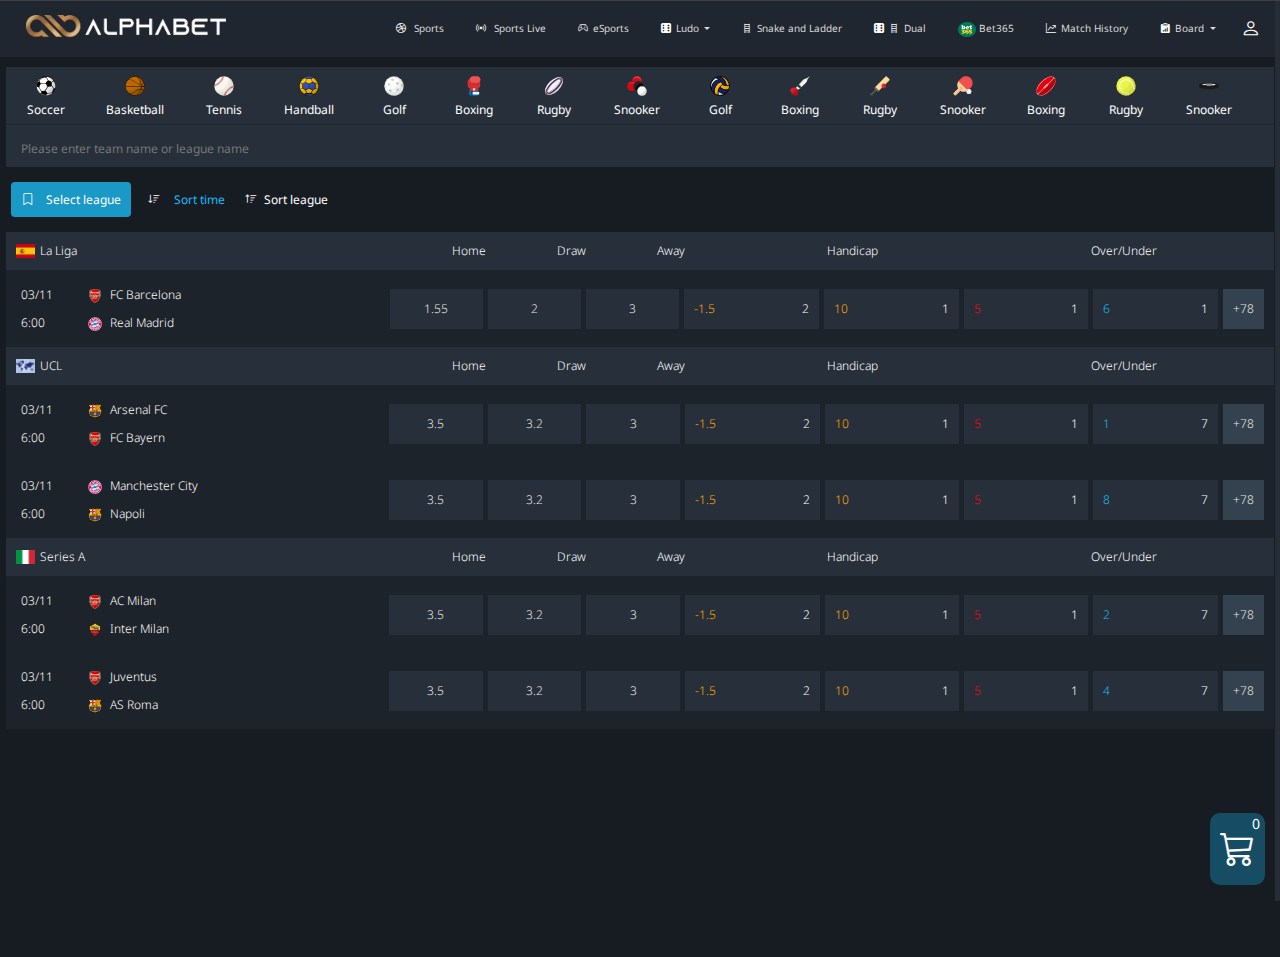
<file: homepage.html>
<!DOCTYPE html>
<html lang="en">

<head>
    <meta charset="UTF-8">
    <meta http-equiv="X-UA-Compatible" content="IE=edge">
    <meta name="viewport" content="width=device-width, initial-scale=1.0">
    <link rel="preconnect" href="https://fonts.googleapis.com">
    <link rel="stylesheet" href="https://cdn.jsdelivr.net/npm/bootstrap-icons@1.10.3/font/bootstrap-icons.css">
    <link rel="preconnect" href="https://fonts.gstatic.com" crossorigin>
    <link href="https://cdn.jsdelivr.net/npm/bootstrap@5.3.0-alpha1/dist/css/bootstrap.min.css" rel="stylesheet" crossorigin="anonymous">
    <link href="https://fonts.googleapis.com/css2?family=Noto+Sans:wght@200;300;500&display=swap" rel="stylesheet">
    <link rel="stylesheet" href="assets/css/custom.css">
    <link rel="stylesheet" href="assets/css/extendedv2.css">
    <link rel="stylesheet" href="assets/css/overall.css">
    <link rel="stylesheet" href="assets/css/pagination.css">
    <link rel="stylesheet" href="assets/css/messages.css">
    <title>Homepage</title>
</head>

<body>

    <nav class="navbar navbar-expand-lg bg-body-tertiary customNav sticky-top">
        <div class="container-fluid">
            <button class="navbar-toggler" type="button" data-bs-toggle="offcanvas" data-bs-target="#offcanvasNav" aria-controls="offcanvasNav" aria-expanded="false" aria-label="Toggle navigation">
                <span class="navBarToggler"><i class="bi bi-list"></i></span>
              </button>
            <a class="navbar-brand" href="#"><img src="assets/images/logo (1).png" class="d-inline-block align-text-top" width="200" height="23" style="margin-left:7%;"></a>
            <div class="nav-item mx-2 ms-auto me-2 half-top order-lg-last " style="list-style-type: none">
                <a class="nav-link customUl loginBtn" href="#"><i class="bi bi-person" style="font-size:1.2rem;"></i></a>
            </div>
            <div class="sliderMenu">
                <div class="menuWrapper">
                    <div class="menuHeader">
                        <div class="part1">
                            <div class="headerIcon"><i class="bi bi-trophy"></i></div>
                            <div class="headerIcon">Gold</div>
                            <div class="headerIcon fontBlue">EtherPot</div>
                        </div>

                        <div class="sliderCancel">
                            <i class="bi bi-x-lg "></i>

                        </div>
                    </div>
                    <div class="menuBody">

                        <div class="noticeInterface">
                            <div class="menuItem" id="messages">
                                <div class="dispIcon specDisp"><i class="bi bi-envelope"></i></div>
                                <div class="dispIcon">3</div>
                            </div>
                            <div class="menuItem">
                                <div class="dispIcon specDisp">Balance</div>
                                <div class="dispIcon">14000</div>
                            </div>

                            <div class="menuItem">
                                <div class="dispIcon specDisp">Point</div>
                                <div class="dispIcon">0</div>
                            </div>
                        </div>
                        <div class="noticeMenus">
                            <div class="impBtns slideDeposite">
                                Deposite & Withdrawl
                            </div>

                            <div class="impBtns changeBtn ">
                                Changing Information
                            </div>
                            <div class="impBtns myBetsBtn ">
                                My Bets
                            </div>
                            <div class="impBtns customerBtn">
                                Customer Center
                            </div>

                            <div class="impBtns fontRed">
                                Logout
                            </div>

                        </div>
                    </div>
                </div>
            </div>

            <div class="offcanvas offcanvas-start customMainColour" tabindex="-1" id="offcanvasNav" aria-labelledby="offcanvasNavLabel">
                <div class="offcanvas-header">
                    <h5 class="offcanvas-title" id="offcanvasNavLabel">Menu</h5>
                    <button type="button" class="btn-close text-reset" data-bs-dismiss="offcanvas" aria-label="Close"></button>
                </div>
                <div class="offcanvas-body customMainColour">
                    <ul class="navbar-nav " style="margin-left:15%">


                        <li class="nav-item  mx-2">
                            <a class="nav-link customUl" href="homepage.html"> <i class="bi bi-dribbble navLogo1"></i> Sports</a>
                        </li>

                        <li class="nav-item  mx-2">
                            <a class="nav-link customUl" href="sportsLive.html"><i class="bi bi-broadcast navLogo1"></i> Sports Live</a>
                        </li>



                        <li class="nav-item  mx-2">
                            <a class="nav-link customUl" href="esportsLive.html"><i class="bi bi-controller navLogo1"></i>eSports</a>
                        </li>

                        <li class="nav-item dropdown mx-2">
                            <a class="nav-link dropdown-toggle customUl" href="#" role="button" data-bs-toggle="dropdown" aria-expanded="false">
                                <i class="bi bi-dice-6-fill navLogo1"></i>Ludo
                            </a>
                            <ul class="dropdown-menu customDrop">
                                <li><a class=" dropdown-item customDropper py-2 " href="Ludo.html">Ludo-1</a></li>
                                <li><a class=" dropdown-item customDropper py-2 " href="dualLudo.html">Ludo-2</a></li>
                                <!-- <li><a class="dropdown-item customDropper py-2" href="#">Another action</a></li>
                            <li><a class="dropdown-item customDropper py-2" href="#">Something else here</a></li> -->
                            </ul>
                        </li>
                        <li class="nav-item  mx-2">
                            <a class="nav-link customUl" href="miniGames.html"><i class="bi bi-ladder navLogo1"></i>Snake and Ladder</a>
                        </li>
                        <li class="nav-item  mx-2">
                            <a class="nav-link customUl" href="dualLudo.html"><i class="bi bi-dice-6-fill navLogo1"></i><i class="bi bi-ladder navLogo1"></i>Dual</a>
                        </li>
                        <li class="nav-item  mx-2">
                            <a class="nav-link customUl" href="bet365.html"><img src="assets/images/navLogo.png" alt="" width="18" height="15">&nbsp;Bet365</a>
                        </li>
                        <li class="nav-item  mx-2">
                            <a class="nav-link customUl matchHistory" href="#"><i class="bi bi-graph-up-arrow navLogo1"></i>Match History</a>
                        </li>

                        <li class="nav-item dropdown mx-2">
                            <a class="nav-link dropdown-toggle customUl" href="#" role="button" data-bs-toggle="dropdown" aria-expanded="false">
                                <i class="bi bi-clipboard-data-fill navLogo1"></i>Board
                            </a>
                            <ul class="dropdown-menu customDrop">
                                <li><a class=" dropdown-item customDropper py-2 " href="board.html">Notice Board</a></li>
                                <li><a class=" dropdown-item customDropper py-2 " href="event.html">Even Board</a></li>
                                <!-- <li><a class="dropdown-item customDropper py-2" href="#">Another action</a></li>
                            <li><a class="dropdown-item customDropper py-2" href="#">Something else here</a></li> -->
                            </ul>
                        </li>



                    </ul>
                </div>
            </div>
        </div>
    </nav>
    <div class="bodyWrapper">
        <!-- <div class="my-backdrop"></div> -->
        <div class="sliderMenuBackDrop">

        </div>
        <div class="cartBackdrop"></div>
        <div class="my-backdrop0">
            <div class="NoticeWrapper">
                <div class="noticeBody" id="msgBody">
                    <div class="noticeCancel" id="msgCancel">
                        <i class="bi bi-x-lg "></i>

                    </div>
                    <div class="noticeHeader">
                        <div class="noticeUpHeader fontBlue">
                            Message
                        </div>
                        <div class="noticeDownHeader">
                            <div class="noticeBtn">Mark all messages as read</div>
                            <div class="noticeBtn">Delete selected messages</div>
                        </div>
                    </div>


                </div>

            </div>
        </div>
        <div class="my-backdrop2 depositeDrop">
            <div class="NoticeWrapper2">
                <div class="noticeBodyNew">
                    <div class="depositeCancel">
                        <i class="bi bi-x-lg "></i>

                    </div>
                    <div class="noticeHeader">
                        <div class="depositeUpHeader fontBlue">
                            <div class="depositeUpHeader1 depositeActive ">Deposite</div>
                            <div class="depositeUpHeader2">Withdrawl</div>
                        </div>

                    </div>
                    <div class="depositeItem depositeBill">
                        <div class="menuItem">
                            <div class="dispIcon specDisp">Type</div>
                            <div class="dispIcon">
                                <select name="options" id="" class="selectOptions2">
                                    <option value="">Cash</option>
                                    <option value="">Bitcoin</option>
                                    <option value="">Wireless</option>
                                </select>
                            </div>
                        </div>
                        <div class="menuItem">
                            <div class="dispIcon specDisp">Home of Depositor</div>
                            <div class="dispIcon">Helios Predator</div>
                        </div>
                        <div class="menuItem">
                            <div class="dispIcon specDisp">Amount</div>
                            <div class="dispIcon inputSports"><input type="text" name="amount" id="" placeholder="Please type in the deposite amount" class="inputLeague"></div>
                        </div>
                        <div class="menuItem">
                            <div class="dispIcon specDisp">Apply for Bonus</div>
                            <div class="dispIcon"> <select name="options" id="" class="selectOptions2">
                                <option value="">Cash</option>
                                <option value="">Bitcoin</option>
                                <option value="">Wireless</option>
                            </select></div>
                        </div>
                        <div class="depositeBtn2">
                            <div class="noticeBtn">Deposite Bill</div>
                        </div>
                        <div class="depositeHistory">
                            <div class="historyHeader">Deposite History</div>
                            <div class="headerItem">
                                <div class="hd1">Select</div>
                                <div class="hd2">Date</div>
                                <div class="hd3">Type</div>
                                <div class="hd4">Amount</div>
                                <div class="hd5">Status</div>
                            </div>
                            <div class="footerItem">
                                <div class="hd1"><input type="checkbox" name="" id=""></div>
                                <div class="hd2">2023-03-18 19:32:56</div>
                                <div class="hd3">CASH</div>
                                <div class="hd4">30,000</div>
                                <div class="hd5 fontBlue">Approved</div>
                            </div>
                            <div class="footerItem">
                                <div class="hd1"><input type="checkbox" name="" id=""></div>
                                <div class="hd2">2023-03-12 9:32:56</div>
                                <div class="hd3">CASH</div>
                                <div class="hd4">30,000</div>
                                <div class="hd5 fontRed">Rejected</div>
                            </div>
                        </div>
                    </div>

                </div>

            </div>
        </div>
        <div class="my-backdrop3 historyDrop">
            <div class="NoticeWrapper2">
                <div class="noticeBodyNew">
                    <div class="historyCancel">
                        <i class="bi bi-x-lg "></i>

                    </div>
                    <div class="noticeHeader">
                        <div class="historyUpHeader fontBlue">
                            <!-- <div class="historyUpHeader1 depositeActive ">1x2</div>
                            <div class="historyUpHeader2  ">Handicap</div>
                            <div class="historyUpHeader3  ">Under/Over</div>
                            <div class="historyUpHeader4">Live</div> -->
                            Match History
                        </div>

                    </div>
                    <div class="depositeItem depositeBill">

                        <div class="depositeHistory">
                            <!-- <div class="historyHeader">Deposite History</div> -->
                            <div class="headerItem">
                                <div class="hd1">Time</div>
                                <div class="hd2">Type</div>
                                <div class="hd3">Home/Under</div>
                                <div class="hd4">Draw</div>
                                <div class="hd5">Away/Over</div>
                                <div class="hd5">Score</div>
                                <div class="hd5">Result</div>
                            </div>
                            <div class="footerItem">
                                <div class="hd1s">2023-03-18
                                    <div>

                                        19:32:56</div>
                                </div>
                                <div class="hd2">Soccer</div>
                                <div class="hd3">FC Barcelona</div>
                                <div class="hd4">-0.5</div>
                                <div class="hd4">-1.8</div>
                                <div class="hd4">Real Madrid</div>
                                <div class="hd4">2:1</div>
                                <div class="hd5 fontBlue">Home</div>
                            </div>
                            <div class="footerItem">
                                <div class="hd1s">2023-03-18
                                    <div>

                                        19:32:56</div>
                                </div>
                                <div class="hd2">Soccer</div>
                                <div class="hd3">FC Barcelona</div>
                                <div class="hd4">-0.5</div>
                                <div class="hd4">-1.8</div>
                                <div class="hd4">Real Madrid</div>
                                <div class="hd4">2:1</div>
                                <div class="hd5 fontBlue">Home</div>
                            </div>

                        </div>
                    </div>

                </div>

            </div>
        </div>

        <div class="my-backdrop4 infoDrop">
            <div class="NoticeWrapper2">
                <div class="noticeBodyNew">
                    <div class="infoCancel">
                        <i class="bi bi-x-lg "></i>

                    </div>
                    <div class="noticeHeader">
                        <div class="historyUpHeader fontBlue">

                            Changing Information
                        </div>
                        <div class="depositeItem depositeBill">

                            <div class="menuItem">
                                <div class="dispIcon specDisp">ID</div>
                                <div class="dispIcon">Helios Predator</div>
                            </div>
                            <div class="menuItem">
                                <div class="dispIcon specDisp">Old password</div>
                                <div class="dispIcon inputSports"><input type="password" name="password1" id="22" placeholder="password" class="inputLeague"></div>
                            </div>
                            <div class="menuItem">
                                <div class="dispIcon specDisp">New password</div>
                                <div class="dispIcon inputSports"><input type="password" name="password2" id="33" placeholder="password" class="inputLeague"></div>
                            </div>
                            <div class="menuItem">
                                <div class="dispIcon specDisp">Confirm password</div>
                                <div class="dispIcon inputSports"><input type="password" name="password3" id="44" placeholder="password" class="inputLeague"></div>
                            </div>



                        </div>
                        <div class="depositeBtn2">
                            <div class="noticeBtn">Submit</div>
                        </div>
                    </div>


                </div>

            </div>
        </div>
        <div class="my-backdrop5 historyDrop">
            <div class="NoticeWrapper2">
                <div class="noticeBodyNew">
                    <div class="customerCancel1">
                        <i class="bi bi-x-lg "></i>

                    </div>
                    <div class="noticeHeader">
                        <div class="historyUpHeader fontBlue">

                            Customer Center
                        </div>

                    </div>
                    <div class="depositeItem depositeBill">

                        <div class="depositeHistory">
                            <!-- <div class="historyHeader">Deposite History</div> -->
                            <div class="headerItem">
                                <div class="hd1">Status</div>
                                <div class="hd2">Subject</div>
                                <div class="hd3">Writer</div>
                                <div class="hd3">Date</div>

                            </div>
                            <div class="footerItem" id="footer5">

                                <div class="hd3">Wait</div>
                                <div class="hd2">Application for changing username</div>
                                <div class="hd4">Helios</div>
                                <div class="hd1s">2023-03-18
                                    <div>

                                        19:32:56</div>
                                </div>

                            </div>
                            <div class="footerItem" id="footer5">

                                <div class="hd3">Wait</div>
                                <div class="hd2">Application for changing username</div>
                                <div class="hd4">Helios</div>
                                <div class="hd1s">2023-03-18
                                    <div>

                                        19:32:56</div>
                                </div>

                            </div>


                        </div>
                        <div class="depositeBtn2">
                            <div class="submitReportBtn">Write</div>
                        </div>
                    </div>

                </div>

            </div>
        </div>
        <div class="my-backdrop6 historyDrop">
            <div class="NoticeWrapper2">
                <div class="noticeBodyNew">
                    <div class="customerCancel2">
                        <i class="bi bi-x-lg "></i>

                    </div>
                    <div class="noticeHeader">
                        <div class="historyUpHeader fontBlue">

                            Customer Center
                        </div>

                    </div>
                    <div class="depositeItem depositeBill">



                        <div class="menuItem">
                            <div class="dispIcon2 specDisp2">Subject</div>
                            <div class="dispIcon inputSports3"><input type="text" name="password1" id="2222" placeholder="Title" class="inputLeague" id="input5"></div>
                        </div>
                        <div class="menuItem">
                            <div class="dispIcon2 specDisp2">Description</div>

                        </div>
                        <div class="menuItem">

                            <div class="dispIcon inputSports3"><input type="textfield" name="password1" id="2222" placeholder="Write an issue" class="inputLeague"></div>
                        </div>






                        <div class="submitIssueBtn">
                            <div class="submitReportBtn">Submit</div>
                        </div>
                    </div>

                </div>

            </div>
        </div>
        <div class="my-backdrop7 historyDrop">
            <div class="NoticeWrapper2">
                <div class="noticeBodyNew">
                    <div class="historyCancel" id="cancel7">
                        <i class="bi bi-x-lg "></i>

                    </div>
                    <div class="noticeHeader">
                        <div class="historyUpHeader fontBlue">
                            <!-- <div class="historyUpHeader1 depositeActive ">1x2</div>
                            <div class="historyUpHeader2  ">Handicap</div>
                            <div class="historyUpHeader3  ">Under/Over</div>
                            <div class="historyUpHeader4">Live</div> -->
                            Match History
                        </div>

                    </div>
                    <div class="depositeItem depositeBill">

                        <div class="depositeHistory">
                            <!-- <div class="historyHeader">Deposite History</div> -->
                            <div class="headerItem">
                                <div class="hd2">Time</div>
                                <div class="hd2">Bet Type</div>
                                <div class="hd2">League</div>
                                <div class="hd2">Home</div>
                                <div class="hd2">Draw/Handicap</div>
                                <div class="hd2">Away</div>
                                <div class="hd2">Score</div>
                                <div class="hd2">Result</div>
                            </div>
                            <div class="footerItem">
                                <div class="hd1s hd2">2023-03-18
                                    <div>

                                        19:32:56</div>
                                </div>
                                <div class="hd2">Win</div>
                                <div class="hd2">Premire League</div>
                                <div class="hd2">Arsenal</div>
                                <div class="hd2">-0.5</div>
                                <div class="hd2">United</div>

                                <div class="hd2">2:1</div>
                                <div class="hd2 fontBlue">Lost</div>
                            </div>


                        </div>
                    </div>
                    <div class="pagination">
                        <div class="pageLeft">
                            <div class="pageLimiter">
                                <select name="oddsType" class="selectOptions2" id="mini1">
                                    <option value="10">10</option>
                                    <option value="20">20</option>
                                    <option value="30">30</option>
                                </select>
                            </div>

                        </div>
                        <div class="pageRight">
                            <div class="pageNo" id="miniPN1">1</i>
                            </div>
                            <div class="pageController">
                                <div class="pLeft " id="lbtn1"><i class="bi bi-chevron-left chevronLogo "></i></div>
                                <div class="pLeft" id="rbtn1"><i class="bi bi-chevron-right chevronLogo"></i></div>
                            </div>
                        </div>
                    </div>
                    <div class="betInfo">
                        <div class="betBtns">
                            <div class="extraBtns">
                                <div class="noticeBtn">Cancel Btn</div>
                            </div>
                            <div class="extraBtns">
                                <div class="noticeBtn">Add Board</div>
                            </div>
                            <div class="extraBtns">
                                <div class="noticeBtn">Add CS</div>
                            </div>
                        </div>
                        <div class="additionalInfo">
                            <div class="info1">Bet Time:

                                <div class="answer1">
                                    2023-03-18
                                </div>
                            </div>
                            <div class="info1">Amount :
                                <div class="answer1">
                                    1,000
                                </div>
                            </div>
                            <div class="info1">Ratio:
                                <div class="answer1">
                                    15.36
                                </div>
                            </div>
                            <div class="info1">Win Prediction Amount :
                                <div class="answer1">
                                    15,360
                                </div>
                            </div>
                            <div class="info1">Win Ratio:
                                <div class="answer1">
                                    0
                                </div>
                            </div>
                            <div class="info1">Win Amount :
                                <div class="answer1">
                                    0
                                </div>
                            </div>
                            <div class="info1">Status:
                                <div class="answer1">
                                    PROCEED
                                </div>
                            </div>
                        </div>

                    </div>

                </div>

            </div>
        </div>
        <div class="column2">
            <div class="chooseSports">
                <div class="sportsWrapper">
                    <div class="topSideWrapper bbcolor">


                        <div class="topSideSports">
                            <div class="singleSport">
                                <div class="sportLogo"><img src="assets/SVGs/8.svg" alt="" width="40" height="20"></div>
                                <div class="sportName">Soccer</div>
                            </div>
                            <div class="singleSport">
                                <div class="sportLogo"><img src="assets/SVGs/7.svg" alt="" width="40" height="20"></div>
                                <div class="sportName">Basketball</div>
                            </div>
                            <div class="singleSport">
                                <div class="sportLogo"><img src="assets/SVGs/6.svg" alt="" width="40" height="20"></div>
                                <div class="sportName">Tennis</div>
                            </div>
                            <div class="singleSport">
                                <div class="sportLogo"><img src="assets/SVGs/5.svg" alt="" width="40" height="20"></div>
                                <div class="sportName">Handball</div>
                            </div>
                            <div class="singleSport">
                                <div class="sportLogo"><img src="assets/SVGs/4.svg" alt="" width="40" height="20"></div>
                                <div class="sportName">Golf</div>
                            </div>
                            <div class="singleSport">
                                <div class="sportLogo"><img src="assets/SVGs/3.svg" alt="" width="40" height="20"></div>
                                <div class="sportName">Boxing</div>
                            </div>
                            <div class="singleSport">
                                <div class="sportLogo"><img src="assets/SVGs/2.svg" alt="" width="40" height="20"></div>
                                <div class="sportName">Rugby</div>
                            </div>
                            <div class="singleSport">
                                <div class="sportLogo"><img src="assets/SVGs/1.svg" alt="" width="40" height="20"></div>
                                <div class="sportName">Snooker</div>
                            </div>
                            <div class="singleSport">
                                <div class="sportLogo"><img src="assets/SVGs/9.svg" alt="" width="40" height="20"></div>
                                <div class="sportName">Golf</div>
                            </div>
                            <div class="singleSport">
                                <div class="sportLogo"><img src="assets/SVGs/10.svg" alt="" width="40" height="20"></div>
                                <div class="sportName">Boxing</div>
                            </div>
                            <div class="singleSport">
                                <div class="sportLogo"><img src="assets/SVGs/11.svg" alt="" width="40" height="20"></div>
                                <div class="sportName">Rugby</div>
                            </div>
                            <div class="singleSport">
                                <div class="sportLogo"><img src="assets/SVGs/12.svg" alt="" width="40" height="20"></div>
                                <div class="sportName">Snooker</div>
                            </div>
                            <div class="singleSport">
                                <div class="sportLogo"><img src="assets/SVGs/13.svg" alt="" width="40" height="20"></div>
                                <div class="sportName">Boxing</div>
                            </div>
                            <div class="singleSport">
                                <div class="sportLogo"><img src="assets/SVGs/14.svg" alt="" width="40" height="20"></div>
                                <div class="sportName">Rugby</div>
                            </div>
                            <div class="singleSport">
                                <div class="sportLogo"><img src="assets/SVGs/15.svg" alt="" width="40" height="20"></div>
                                <div class="sportName">Snooker</div>
                            </div>
                        </div>
                    </div>
                    <div class="bottomSideWrapper btSpecColor">

                        <div class="downSideSports">
                            <div class="inputSports">
                                <input type="text" name="Sport" id="" placeholder="Please enter team name or league name" class="inputLeague">
                            </div>
                        </div>
                    </div>
                </div>
                <div class="sortWrapper">
                    <div class="sortButtons">
                        <div class="btn1"><i class="bi bi-bookmark"></i>Select league</div>
                        <div class="btn2 active"><i class="bi bi-sort-down"></i>Sort time</div>
                        <div class="btn3"><i class="bi bi-sort-up"></i>Sort league</div>
                    </div>
                    <div class="displayTable">
                        <div class="selectWrapper">
                            <select name="oddsType" id="" class="selectOptions">
                                <option value="winner">Winner</option>
                                <option value="handicap">Handicap</option>
                                <option value="overUnder">Over/Under</option>
                            </select>
                        </div>
                    </div>
                </div>
                <div class="gamesWrapper">
                    <div class="gamesTable">
                        <div class="leagueTable">




                        </div>
                    </div>
                </div>

            </div>





        </div>
        <div class="column4">

        </div>
        <div class="column3">
            <div class="betSlip">
                <div class="slipWrapper">
                    <div class="slipHeaderWrapper">
                        <div class="slipHeader">
                            <div class="HeaderTop">Betting Slip</div>
                            <div class="slipCancel">
                                <i class="bi bi-x-lg "></i>
                            </div>
                        </div>
                        <div class="HeaderBottom">
                            <!-- <div class="op1">Single</div>
                            <div class="op1">Multi</div> -->

                        </div>
                    </div>

                    <div class="slipBody">
                        <div class="cartItemsWrapper">

                        </div>
                        <div class="emptyCart ">
                            <i class="bi bi-dash-circle"></i>
                            <div class="infoEmpty">The betting cart is empty</div>
                        </div>

                    </div>
                    <div class="slipFooter">
                        <div class="configBtn">
                            <div class="limitPopUp">
                                Odds limit exceed should be less than 100
                            </div>
                            <div class="emptyAll"><i class="bi bi-trash"></i>Empty all</div>
                            <div class="IncDec">
                                <div class="amount1">5,00</div>
                                <div class="amount1">10,00</div>
                                <div class="amount1">50,00</div>
                                <div class="amount1">1,00,00</div>
                                <div class="amount1">5,00,00</div>
                                <div class="amount1">10,00,00</div>
                                <div class="amount1">50,00,00</div>
                                <div class="maxAmnt">MAX</div>
                                <div class="resetAmnt">RESET</div>
                            </div>
                            <div class="betControl">
                                <div class="totalOdds">Total Odds</div>
                                <div class="OddsNumber"> 1</div>
                            </div>
                            <div class="betControl">
                                <div class="totalOdds">Est. Payout</div>
                                <div class="OddsNumberAmnt">0</div>
                            </div>

                        </div>
                        <div class="BetBtn">
                            <div class="btnNew">
                                Bet
                            </div>
                        </div>
                    </div>
                </div>
            </div>
        </div>

    </div>
    <div class="cartWrapper">

        <i class="bi bi-cart3"></i>
        <div class="cartNumber">
            0
        </div>
    </div>
    <script src="https://cdn.jsdelivr.net/npm/bootstrap@5.3.0-alpha1/dist/js/bootstrap.bundle.min.js" crossorigin="anonymous"></script>

    <script src="assets/js/homepage.js"></script>
    <script src="assets/js/cartDrag.js"></script>
    <script src="assets/js/messages.js"></script>
</body>

</html>
</file>
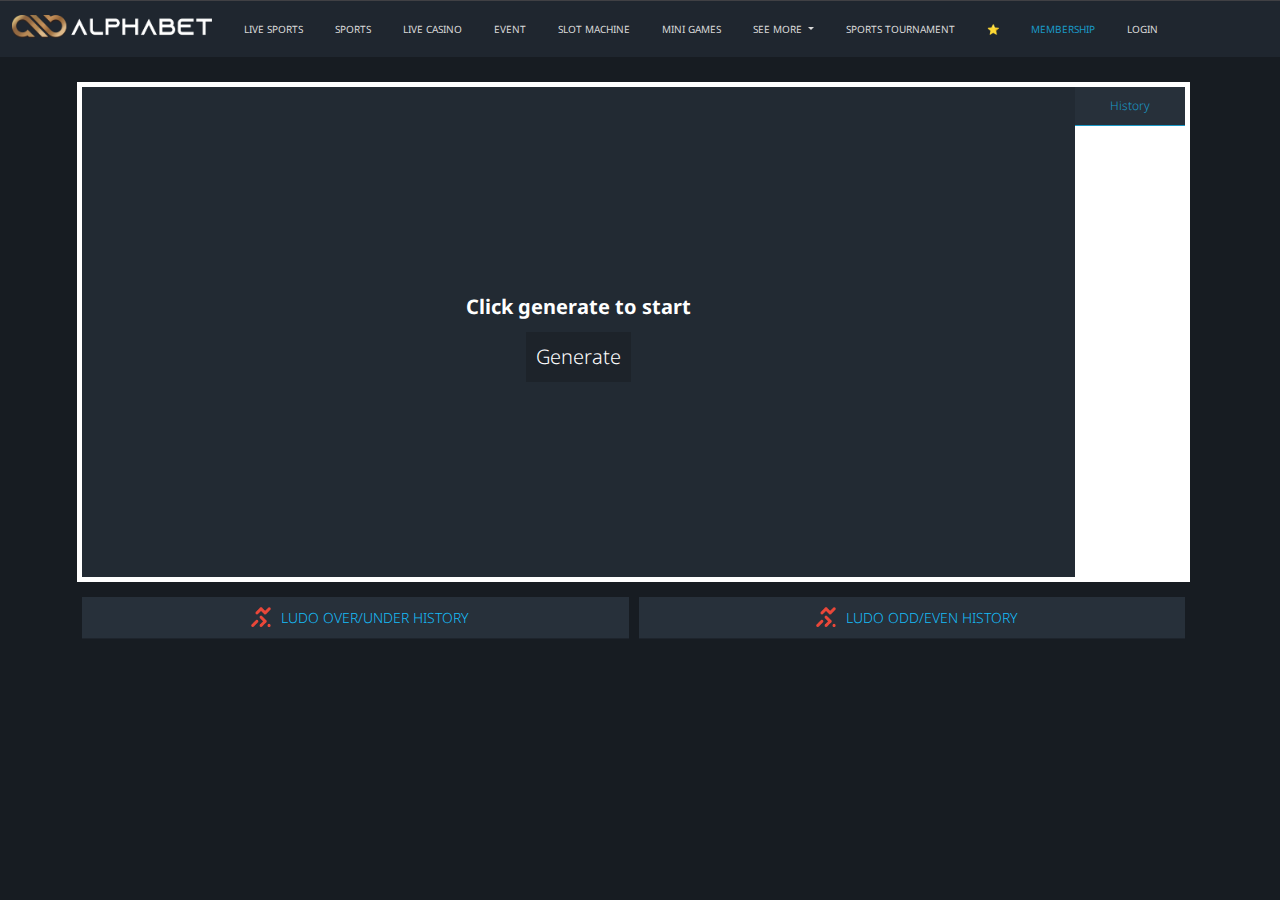
<file: Ludo.html>
<!DOCTYPE html>
<html lang="en">

<head>
    <meta charset="UTF-8">
    <meta http-equiv="X-UA-Compatible" content="IE=edge">
    <meta name="viewport" content="width=device-width, initial-scale=1.0">
    <link rel="preconnect" href="https://fonts.googleapis.com">
    <link rel="stylesheet" href="https://cdn.jsdelivr.net/npm/bootstrap-icons@1.10.3/font/bootstrap-icons.css">
    <link rel="preconnect" href="https://fonts.gstatic.com" crossorigin>
    <link href="https://cdn.jsdelivr.net/npm/bootstrap@5.3.0-alpha1/dist/css/bootstrap.min.css" rel="stylesheet" crossorigin="anonymous">
    <link href="https://fonts.googleapis.com/css2?family=Noto+Sans:wght@200;300;500&display=swap" rel="stylesheet">
    <link rel="stylesheet" href="assets/css/ludo.css">
    <title>Ludo</title>
</head>

<body>

    <nav class="navbar navbar-expand-lg bg-body-tertiary customNav  sticky-top">
        <div class="container-fluid ">
            <a class="navbar-brand" href="#"><img src="assets/images/logo (1).png" class="d-inline-block align-text-top" width="200" height="23"></a>
            <button class="navbar-toggler" type="button" data-bs-toggle="collapse" data-bs-target="#navbarNavDropdown" aria-controls="navbarNavDropdown" aria-expanded="false" aria-label="Toggle navigation">
      <span class=" navBarToggler"><i class="bi bi-list"></i></span>
    </button>
            <div class="collapse navbar-collapse" id="navbarNavDropdown">
                <ul class="navbar-nav ">

                    <li class="nav-item  mx-2">
                        <a class="nav-link customUl" href="#">LIVE SPORTS</a>
                    </li>
                    <li class="nav-item mx-2">
                        <a class="nav-link customUl" href="#">SPORTS</a>
                    </li>
                    <li class="nav-item mx-2">
                        <a class="nav-link customUl" href="#">LIVE CASINO</a>
                    </li>
                    <li class="nav-item mx-2">
                        <a class="nav-link customUl" href="#">EVENT</a>
                    </li>
                    <li class="nav-item mx-2">
                        <a class="nav-link customUl" href="#">SLOT MACHINE</a>
                    </li>
                    <li class="nav-item mx-2">
                        <a class="nav-link customUl" href="#">MINI GAMES</a>
                    </li>
                    <li class="nav-item dropdown mx-2">
                        <a class="nav-link dropdown-toggle customUl" href="#" role="button" data-bs-toggle="dropdown" aria-expanded="false">
            SEE MORE
          </a>
                        <ul class="dropdown-menu customDrop">
                            <li><a class=" dropdown-item customDropper py-2 " href="#">Action</a></li>
                            <li><a class="dropdown-item customDropper py-2" href="#">Another action</a></li>
                            <li><a class="dropdown-item customDropper py-2" href="#">Something else here</a></li>
                        </ul>
                    </li>
                    <li class="nav-item mx-2">
                        <a class="nav-link customUl" href="#">SPORTS TOURNAMENT</a>
                    </li>
                    <li class="nav-item mx-2">
                        <a class="nav-link customUl" href="#">
                                    ⭐
                        </a>
                    </li>
                    <li class="nav-item mx-2">
                        <a class="nav-link customUl1" href="#">MEMBERSHIP</a>
                    </li>
                    <li class="nav-item mx-2">
                        <a class="nav-link customUl" href="#">LOGIN</a>
                    </li>
                </ul>
            </div>
        </div>
    </nav>
    <div class="bodyWrapper">


        <!-- <div class="column2">
            <div class="BoardnoticeWrapper">
                <div class="boardBody">
                    <div class="boardItem">
                        <div class="upperItem fontSecondary">
                            Rule
                        </div>
                        <div class="midItem">
                            Rolling rules and deposit bonus information
                        </div>
                        <div class="lowerItem fontSecondary">
                            2023-03-25 22:04:21

                        </div>
                    </div>
                    <div class="boardItem">
                        <div class="upperItem fontSecondary">
                            Rule
                        </div>
                        <div class="midItem">
                            Rolling rules and deposit bonus information
                        </div>
                        <div class="lowerItem fontSecondary">
                            2023-03-25 22:04:21

                        </div>
                    </div>
                    <div class="boardItem">
                        <div class="upperItem fontSecondary">
                            Rule
                        </div>
                        <div class="midItem">
                            Rolling rules and deposit bonus information
                        </div>
                        <div class="lowerItem fontSecondary">
                            2023-03-25 22:04:21

                        </div>
                    </div>
                    <div class="boardItem">
                        <div class="upperItem fontSecondary">
                            Rule
                        </div>
                        <div class="midItem">
                            Rolling rules and deposit bonus information
                        </div>
                        <div class="lowerItem fontSecondary">
                            2023-03-25 22:04:21

                        </div>
                    </div>
                    <div class="boardItem">
                        <div class="upperItem fontSecondary">
                            Rule
                        </div>
                        <div class="midItem">
                            Rolling rules and deposit bonus information
                        </div>
                        <div class="lowerItem fontSecondary">
                            2023-03-25 22:04:21

                        </div>
                    </div>
                    <div class="boardItem">
                        <div class="upperItem fontSecondary">
                            Rule
                        </div>
                        <div class="midItem">
                            Rolling rules and deposit bonus information
                        </div>
                        <div class="lowerItem fontSecondary">
                            2023-03-25 22:04:21

                        </div>
                    </div>
                    <div class="boardItem">
                        <div class="upperItem fontSecondary">
                            Rule
                        </div>
                        <div class="midItem">
                            Rolling rules and deposit bonus information
                        </div>
                        <div class="lowerItem fontSecondary">
                            2023-03-25 22:04:21

                        </div>
                    </div>
                    <div class="boardItem">
                        <div class="upperItem fontSecondary">
                            Rule
                        </div>
                        <div class="midItem">
                            Rolling rules and deposit bonus information
                        </div>
                        <div class="lowerItem fontSecondary">
                            2023-03-25 22:04:21

                        </div>
                    </div>
                    <div class="boardItem">
                        <div class="upperItem fontSecondary">
                            Rule
                        </div>
                        <div class="midItem">
                            Rolling rules and deposit bonus information
                        </div>
                        <div class="lowerItem fontSecondary">
                            2023-03-25 22:04:21

                        </div>
                    </div>
                    <div class="boardItem">
                        <div class="upperItem fontSecondary">
                            Rule
                        </div>
                        <div class="midItem">
                            Rolling rules and deposit bonus information
                        </div>
                        <div class="lowerItem fontSecondary">
                            2023-03-25 22:04:21

                        </div>
                    </div>
                    <div class="boardItem">
                        <div class="upperItem fontSecondary">
                            Rule
                        </div>
                        <div class="midItem">
                            Rolling rules and deposit bonus information
                        </div>
                        <div class="lowerItem fontSecondary">
                            2023-03-25 22:04:21

                        </div>
                    </div>
                    <div class="boardItem">
                        <div class="upperItem fontSecondary">
                            Rule
                        </div>
                        <div class="midItem">
                            Rolling rules and deposit bonus information
                        </div>
                        <div class="lowerItem fontSecondary">
                            2023-03-25 22:04:21

                        </div>
                    </div>
                    <div class="boardItem">
                        <div class="upperItem fontSecondary">
                            Rule
                        </div>
                        <div class="midItem">
                            Rolling rules and deposit bonus information
                        </div>
                        <div class="lowerItem fontSecondary">
                            2023-03-25 22:04:21

                        </div>
                    </div>
                    <div class="boardItem">
                        <div class="upperItem fontSecondary">
                            Rule
                        </div>
                        <div class="midItem">
                            Rolling rules and deposit bonus information
                        </div>
                        <div class="lowerItem fontSecondary">
                            2023-03-25 22:04:21

                        </div>
                    </div>
                </div>
            </div>
        </div> -->
        <div class="column4">
            <div class="gamesWrapper">
                <div class="gamesContainer">
                    <div class="miniGamesWrapper">
                        <div class="gameBody">
                            <div class="playerHeader">




                            </div>
                            <div class="playerBodyContainer">
                                <div class="playerPlaceholder">
                                    <div class="Player">
                                        <div class="dicePlaceHolder">
                                            <div class="dice">


                                            </div>
                                            <div class="diceNumber">
                                                Click generate to start
                                            </div>
                                            <div class="diceGenerator">
                                                Generate
                                            </div>
                                        </div>
                                        <div class="diceHistory">
                                            <div class="historyWrapper">
                                                <div class="slipHistoryWrapper">
                                                    <div class="slipHeader">
                                                        <div class="HeaderTop">History</div>

                                                    </div>
                                                    <div class="historyWrapper">
                                                        <div class="historyBody">

                                                        </div>
                                                    </div>
                                                </div>


                                            </div>
                                        </div>
                                    </div>
                                </div>
                                <div class="playerBetPlace">
                                    <div class="playerOddsContainer">


                                        <div class="extraOddsContainer">
                                            <div class="extraOddsBody">
                                                <div class="oddsHeader fontBlue"> <img src="assets/images/mode1.svg" alt="" width="40" height="20">LUDO OVER/UNDER HISTORY
                                                </div>
                                                <div class="oddsFooter">
                                                    <div class="box">

                                                    </div>


                                                </div>
                                            </div>
                                            <div class="extraOddsBody2">
                                                <div class="oddsHeader fontBlue"> <img src="assets/images/mode1.svg" alt="" width="40" height="20">LUDO ODD/EVEN HISTORY
                                                </div>
                                                <div class="oddsFooter">
                                                    <div class="boxOU">

                                                    </div>


                                                </div>
                                            </div>




                                        </div>

                                    </div>

                                </div>
                            </div>

                        </div>
                    </div>

                </div>
            </div>
        </div>
        <div class="column3">
            <div class="betSlip">
                <div class="slipWrapper">
                    <div class="slipHeaderWrapper">
                        <div class="slipHeader">
                            <div class="HeaderTop">Events</div>

                        </div>
                        <div class="eventsWrapper">
                            <div class="eventsBody">
                                <div class="singleEvent">
                                    <img src="assets/images/event2.png" class="d-inline-block align-text-top" width="310" height="105">
                                </div>
                                <div class="singleEvent">
                                    <img src="assets/images/event3.png" class="d-inline-block align-text-top" width="310" height="105">
                                </div>
                                <div class="singleEvent">
                                    <img src="assets/images/event4.png" class="d-inline-block align-text-top" width="310" height="105">
                                </div>
                            </div>
                        </div>
                    </div>


                </div>
            </div>
        </div>


        <script src="https://cdn.jsdelivr.net/npm/bootstrap@5.3.0-alpha1/dist/js/bootstrap.bundle.min.js" crossorigin="anonymous"></script>

        <script src="assets/js/ludo.js"></script>
</body>

</html>
</file>
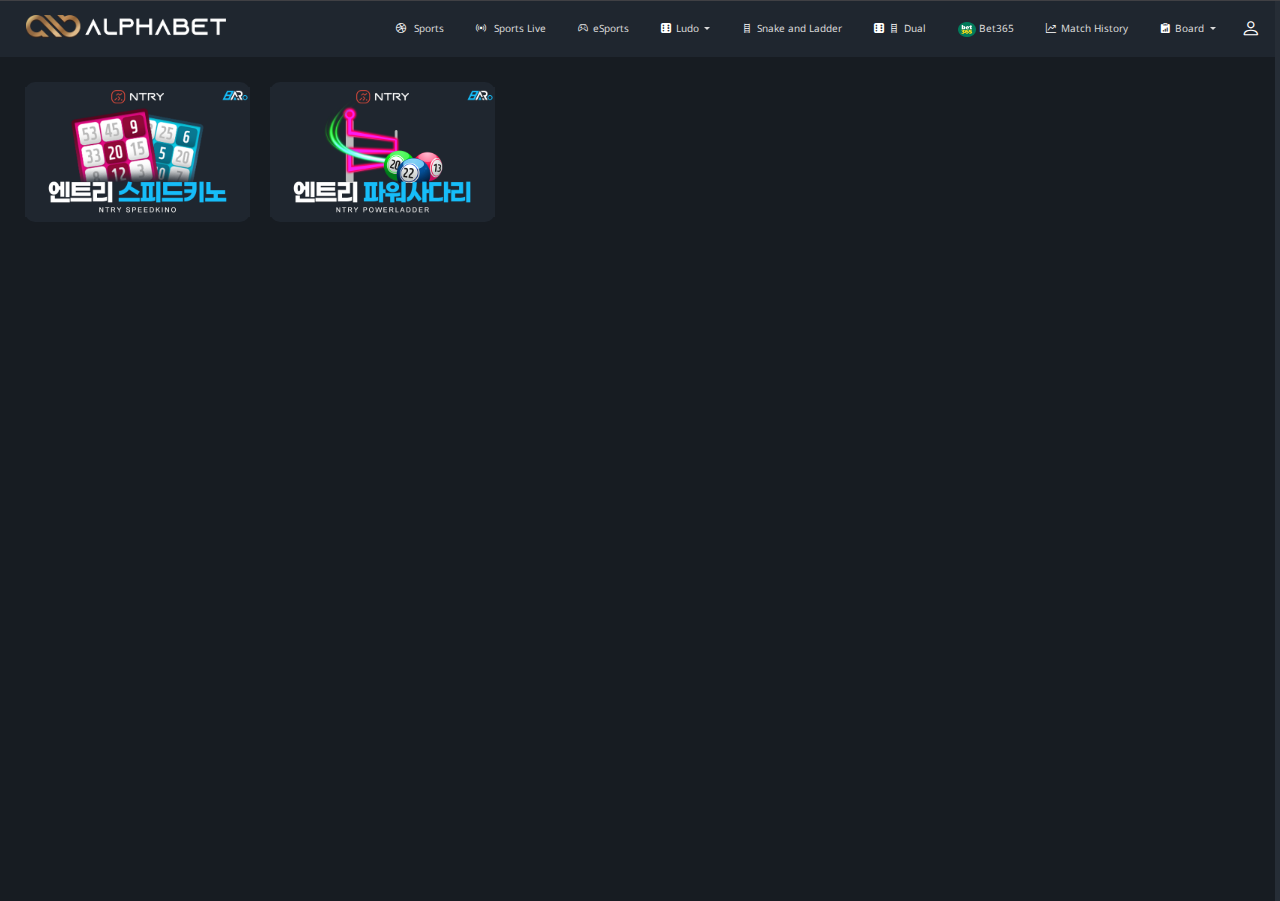
<file: miniGames.html>
<!DOCTYPE html>
<html lang="en">

<head>
    <meta charset="UTF-8">
    <meta http-equiv="X-UA-Compatible" content="IE=edge">
    <meta name="viewport" content="width=device-width, initial-scale=1.0">
    <link rel="preconnect" href="https://fonts.googleapis.com">
    <link rel="stylesheet" href="https://cdn.jsdelivr.net/npm/bootstrap-icons@1.10.3/font/bootstrap-icons.css">
    <link rel="preconnect" href="https://fonts.gstatic.com" crossorigin>
    <link href="https://cdn.jsdelivr.net/npm/bootstrap@5.3.0-alpha1/dist/css/bootstrap.min.css" rel="stylesheet" crossorigin="anonymous">
    <link href="https://fonts.googleapis.com/css2?family=Noto+Sans:wght@200;300;500&display=swap" rel="stylesheet">
    <link rel="stylesheet" href="assets/css/miniGame.css">
    <link rel="stylesheet" href="assets/css/extended.css">
    <link rel="stylesheet" href="assets/css/overall.css">
    <link rel="stylesheet" href="assets/css/pagination.css">
    <link rel="stylesheet" href="assets/css/messages.css">
    <title>Mini Games</title>
</head>

<body>

    <nav class="navbar navbar-expand-lg bg-body-tertiary customNav sticky-top">
        <div class="container-fluid">
            <button class="navbar-toggler" type="button" data-bs-toggle="offcanvas" data-bs-target="#offcanvasNav" aria-controls="offcanvasNav" aria-expanded="false" aria-label="Toggle navigation">
                <span class="navBarToggler"><i class="bi bi-list"></i></span>
              </button>
            <a class="navbar-brand" href="#"><img src="assets/images/logo (1).png" class="d-inline-block align-text-top" width="200" height="23" style="margin-left:7%;"></a>
            <div class="nav-item mx-2 ms-auto me-2 half-top order-lg-last " style="list-style-type: none">
                <a class="nav-link customUl loginBtn" href="#"><i class="bi bi-person" style="font-size:1.2rem;"></i></a>
            </div>
            <div class="sliderMenu">
                <div class="menuWrapper">
                    <div class="menuHeader">
                        <div class="part1">
                            <div class="headerIcon"><i class="bi bi-trophy"></i></div>
                            <div class="headerIcon">Gold</div>
                            <div class="headerIcon fontBlue">EtherPot</div>
                        </div>

                        <div class="sliderCancel">
                            <i class="bi bi-x-lg "></i>

                        </div>
                    </div>
                    <div class="menuBody">

                        <div class="noticeInterface">
                            <div class="menuItem" id="messages">
                                <div class="dispIcon specDisp"><i class="bi bi-envelope"></i></div>
                                <div class="dispIcon">3</div>
                            </div>
                            <div class="menuItem">
                                <div class="dispIcon specDisp">Balance</div>
                                <div class="dispIcon">14000</div>
                            </div>

                            <div class="menuItem">
                                <div class="dispIcon specDisp">Point</div>
                                <div class="dispIcon">0</div>
                            </div>
                        </div>
                        <div class="noticeMenus">
                            <div class="impBtns slideDeposite">
                                Deposite & Withdrawl
                            </div>

                            <div class="impBtns changeBtn ">
                                Changing Information
                            </div>
                            <div class="impBtns myBetsBtn ">
                                <a href="./myBets.html" style="text-decoration: none;color: white;">My Bets</a>
                            </div>
                            <div class="impBtns customerBtn">
                                Customer Center
                            </div>

                            <div class="impBtns fontRed">
                                Logout
                            </div>

                        </div>
                    </div>
                </div>
            </div>

            <div class="offcanvas offcanvas-start customMainColour" tabindex="-1" id="offcanvasNav" aria-labelledby="offcanvasNavLabel">
                <div class="offcanvas-header">
                    <h5 class="offcanvas-title" id="offcanvasNavLabel">Menu</h5>
                    <button type="button" class="btn-close text-reset" data-bs-dismiss="offcanvas" aria-label="Close"></button>
                </div>
                <div class="offcanvas-body customMainColour">
                    <ul class="navbar-nav " style="margin-left:15%">


                        <li class="nav-item  mx-2">
                            <a class="nav-link customUl" href="homepage.html"> <i class="bi bi-dribbble navLogo1"></i> Sports</a>
                        </li>

                        <li class="nav-item  mx-2">
                            <a class="nav-link customUl" href="sportsLive.html"><i class="bi bi-broadcast navLogo1"></i> Sports Live</a>
                        </li>



                        <li class="nav-item  mx-2">
                            <a class="nav-link customUl" href="esportsLive.html"><i class="bi bi-controller navLogo1"></i>eSports</a>
                        </li>

                        <li class="nav-item dropdown mx-2">
                            <a class="nav-link dropdown-toggle customUl" href="#" role="button" data-bs-toggle="dropdown" aria-expanded="false">
                                <i class="bi bi-dice-6-fill navLogo1"></i>Ludo
                            </a>
                            <ul class="dropdown-menu customDrop">
                                <li><a class=" dropdown-item customDropper py-2 " href="Ludo.html">Ludo-1</a></li>
                                <li><a class=" dropdown-item customDropper py-2 " href="dualLudo.html">Ludo-2</a></li>
                                <!-- <li><a class="dropdown-item customDropper py-2" href="#">Another action</a></li>
                            <li><a class="dropdown-item customDropper py-2" href="#">Something else here</a></li> -->
                            </ul>
                        </li>
                        <li class="nav-item  mx-2">
                            <a class="nav-link customUl" href="miniGames.html"><i class="bi bi-ladder navLogo1"></i>Snake and Ladder</a>
                        </li>
                        <li class="nav-item  mx-2">
                            <a class="nav-link customUl" href="dualLudo.html"><i class="bi bi-dice-6-fill navLogo1"></i><i class="bi bi-ladder navLogo1"></i>Dual</a>
                        </li>
                        <li class="nav-item  mx-2">
                            <a class="nav-link customUl" href="bet365.html"><img src="assets/images/navLogo.png" alt="" width="18" height="15">&nbsp;Bet365</a>
                        </li>
                        <li class="nav-item  mx-2">
                            <a class="nav-link customUl matchHistory" href="#"><i class="bi bi-graph-up-arrow navLogo1"></i>Match History</a>
                        </li>

                        <li class="nav-item dropdown mx-2">
                            <a class="nav-link dropdown-toggle customUl" href="#" role="button" data-bs-toggle="dropdown" aria-expanded="false">
                                <i class="bi bi-clipboard-data-fill navLogo1"></i>Board
                            </a>
                            <ul class="dropdown-menu customDrop">
                                <li><a class=" dropdown-item customDropper py-2 " href="board.html">Notice Board</a></li>
                                <li><a class=" dropdown-item customDropper py-2 " href="event.html">Even Board</a></li>
                                <!-- <li><a class="dropdown-item customDropper py-2" href="#">Another action</a></li>
                            <li><a class="dropdown-item customDropper py-2" href="#">Something else here</a></li> -->
                            </ul>
                        </li>



                    </ul>
                </div>
            </div>
        </div>
    </nav>
    <div class="bodyWrapper">
        <div class="sliderMenuBackDrop">
        </div>
        <div class="my-backdrop0">
            <div class="NoticeWrapper">
                <div class="noticeBody" id="msgBody">
                    <div class="noticeCancel" id="msgCancel">
                        <i class="bi bi-x-lg "></i>

                    </div>
                    <div class="noticeHeader">
                        <div class="noticeUpHeader fontBlue">
                            Message
                        </div>
                        <div class="noticeDownHeader">
                            <div class="noticeBtn">Mark all messages as read</div>
                            <div class="noticeBtn">Delete selected messages</div>
                        </div>
                    </div>


                </div>

            </div>
        </div>
        <div class="my-backdrop depositeDrop">

            <div class="NoticeWrapper">
                <div class="noticeBody">
                    <div class="depositeCancel">
                        <i class="bi bi-x-lg "></i>

                    </div>
                    <div class="noticeHeader">
                        <div class="depositeUpHeader fontBlue">
                            <div class="depositeUpHeader1 depositeActive ">Deposite</div>
                            <div class="depositeUpHeader2">Withdrawl</div>
                        </div>

                    </div>
                    <div class="depositeItem depositeBill">
                        <div class="menuItem">
                            <div class="dispIcon specDisp">Type</div>
                            <div class="dispIcon">
                                <select name="options" id="" class="selectOptions">
                                    <option value="">Cash</option>
                                    <option value="">Bitcoin</option>
                                    <option value="">Wireless</option>
                                </select>
                            </div>
                        </div>
                        <div class="menuItem">
                            <div class="dispIcon specDisp">Home of Depositor</div>
                            <div class="dispIcon">Helios Predator</div>
                        </div>
                        <div class="menuItem">
                            <div class="dispIcon specDisp">Amount</div>
                            <div class="dispIcon inputSports"><input type="text" name="amount" id="" placeholder="Please type in the deposite amount" class="inputLeague"></div>
                        </div>
                        <div class="menuItem">
                            <div class="dispIcon specDisp">Apply for Bonus</div>
                            <div class="dispIcon"> <select name="options" id="" class="selectOptions">
                                <option value="">Cash</option>
                                <option value="">Bitcoin</option>
                                <option value="">Wireless</option>
                            </select></div>
                        </div>
                        <div class="depositeBtn2">
                            <div class="noticeBtn">Deposite Bill</div>
                        </div>
                        <div class="depositeHistory">
                            <div class="historyHeader">Deposite History</div>
                            <div class="headerItem">
                                <div class="hd1">Select</div>
                                <div class="hd2">Date</div>
                                <div class="hd3">Type</div>
                                <div class="hd4">Amount</div>
                                <div class="hd5">Status</div>
                            </div>
                            <div class="footerItem">
                                <div class="hd1"><input type="checkbox" name="" id=""></div>
                                <div class="hd2">2023-03-18 19:32:56</div>
                                <div class="hd3">CASH</div>
                                <div class="hd4">30,000</div>
                                <div class="hd5 fontBlue">Approved</div>
                            </div>
                            <div class="footerItem">
                                <div class="hd1"><input type="checkbox" name="" id=""></div>
                                <div class="hd2">2023-03-12 9:32:56</div>
                                <div class="hd3">CASH</div>
                                <div class="hd4">30,000</div>
                                <div class="hd5 fontRed">Rejected</div>
                            </div>
                        </div>
                    </div>

                </div>

            </div>
        </div>
        <div class="my-backdrop2 depositeDrop">
            <div class="NoticeWrapper2">
                <div class="noticeBodyNew">
                    <div class="depositeCancel">
                        <i class="bi bi-x-lg "></i>

                    </div>
                    <div class="noticeHeader">
                        <div class="depositeUpHeader fontBlue">
                            <div class="depositeUpHeader1 depositeActive ">Deposite</div>
                            <div class="depositeUpHeader2">Withdrawl</div>
                        </div>

                    </div>
                    <div class="depositeItem depositeBill">
                        <div class="menuItem">
                            <div class="dispIcon specDisp">Type</div>
                            <div class="dispIcon">
                                <select name="options" id="" class="selectOptions2">
                                        <option value="">Cash</option>
                                        <option value="">Bitcoin</option>
                                        <option value="">Wireless</option>
                                    </select>
                            </div>
                        </div>
                        <div class="menuItem">
                            <div class="dispIcon specDisp">Home of Depositor</div>
                            <div class="dispIcon">Helios Predator</div>
                        </div>
                        <div class="menuItem">
                            <div class="dispIcon specDisp">Amount</div>
                            <div class="dispIcon inputSports"><input type="text" name="amount" id="" placeholder="Please type in the deposite amount" class="inputLeague"></div>
                        </div>
                        <div class="menuItem">
                            <div class="dispIcon specDisp">Apply for Bonus</div>
                            <div class="dispIcon"> <select name="options" id="" class="selectOptions2">
                                    <option value="">Cash</option>
                                    <option value="">Bitcoin</option>
                                    <option value="">Wireless</option>
                                </select></div>
                        </div>
                        <div class="depositeBtn2">
                            <div class="noticeBtn">Deposite Bill</div>
                        </div>
                        <div class="depositeHistory">
                            <div class="historyHeader">Deposite History</div>
                            <div class="headerItem">
                                <div class="hd1">Select</div>
                                <div class="hd2">Date</div>
                                <div class="hd3">Type</div>
                                <div class="hd4">Amount</div>
                                <div class="hd5">Status</div>
                            </div>
                            <div class="footerItem">
                                <div class="hd1"><input type="checkbox" name="" id=""></div>
                                <div class="hd2">2023-03-18 19:32:56</div>
                                <div class="hd3">CASH</div>
                                <div class="hd4">30,000</div>
                                <div class="hd5 fontBlue">Approved</div>
                            </div>
                            <div class="footerItem">
                                <div class="hd1"><input type="checkbox" name="" id=""></div>
                                <div class="hd2">2023-03-12 9:32:56</div>
                                <div class="hd3">CASH</div>
                                <div class="hd4">30,000</div>
                                <div class="hd5 fontRed">Rejected</div>
                            </div>
                        </div>
                    </div>

                </div>

            </div>
        </div>
        <div class="my-backdrop3 historyDrop">
            <div class="NoticeWrapper2">
                <div class="noticeBodyNew">
                    <div class="historyCancel">
                        <i class="bi bi-x-lg "></i>

                    </div>
                    <div class="noticeHeader">
                        <div class="historyUpHeader fontBlue">
                            <!-- <div class="historyUpHeader1 depositeActive ">1x2</div>
                                <div class="historyUpHeader2  ">Handicap</div>
                                <div class="historyUpHeader3  ">Under/Over</div>
                                <div class="historyUpHeader4">Live</div> -->
                            Match History
                        </div>

                    </div>
                    <div class="depositeItem depositeBill">

                        <div class="depositeHistory">
                            <!-- <div class="historyHeader">Deposite History</div> -->
                            <div class="headerItem">
                                <div class="hd1">Time</div>
                                <div class="hd2">Type</div>
                                <div class="hd3">Home/Under</div>
                                <div class="hd4">Draw</div>
                                <div class="hd5">Away/Over</div>
                                <div class="hd5">Score</div>
                                <div class="hd5">Result</div>
                            </div>
                            <div class="footerItem">
                                <div class="hd1s">2023-03-18
                                    <div>

                                        19:32:56</div>
                                </div>
                                <div class="hd2">Soccer</div>
                                <div class="hd3">FC Barcelona</div>
                                <div class="hd4">-0.5</div>
                                <div class="hd4">-1.8</div>
                                <div class="hd4">Real Madrid</div>
                                <div class="hd4">2:1</div>
                                <div class="hd5 fontBlue">Home</div>
                            </div>
                            <div class="footerItem">
                                <div class="hd1s">2023-03-18
                                    <div>

                                        19:32:56</div>
                                </div>
                                <div class="hd2">Soccer</div>
                                <div class="hd3">FC Barcelona</div>
                                <div class="hd4">-0.5</div>
                                <div class="hd4">-1.8</div>
                                <div class="hd4">Real Madrid</div>
                                <div class="hd4">2:1</div>
                                <div class="hd5 fontBlue">Home</div>
                            </div>

                        </div>

                    </div>
                    <div class="pagination">
                        <div class="pageLeft">
                            <div class="pageLimiter">
                                <select name="oddsType" class="selectOptions" id="mini1">
                                    <option value="10">10</option>
                                    <option value="20">20</option>
                                    <option value="30">30</option>
                                </select>
                            </div>

                        </div>
                        <div class="pageRight">
                            <div class="pageNo" id="miniPN1">1</i>
                            </div>
                            <div class="pageController">
                                <div class="pLeft " id="lbtn1"><i class="bi bi-chevron-left chevronLogo "></i></div>
                                <div class="pLeft" id="rbtn1"><i class="bi bi-chevron-right chevronLogo"></i></div>
                            </div>
                        </div>
                    </div>
                </div>

            </div>
        </div>
        <div class="my-backdrop4 infoDrop">
            <div class="NoticeWrapper2">
                <div class="noticeBodyNew">
                    <div class="infoCancel">
                        <i class="bi bi-x-lg "></i>

                    </div>
                    <div class="noticeHeader">
                        <div class="historyUpHeader fontBlue">

                            Changing Information
                        </div>
                        <div class="depositeItem depositeBill">

                            <div class="menuItem">
                                <div class="dispIcon specDisp">ID</div>
                                <div class="dispIcon">Helios Predator</div>
                            </div>
                            <div class="menuItem">
                                <div class="dispIcon specDisp">Old password</div>
                                <div class="dispIcon inputSports"><input type="password" name="password1" id="22" placeholder="password" class="inputLeague"></div>
                            </div>
                            <div class="menuItem">
                                <div class="dispIcon specDisp">New password</div>
                                <div class="dispIcon inputSports"><input type="password" name="password2" id="33" placeholder="password" class="inputLeague"></div>
                            </div>
                            <div class="menuItem">
                                <div class="dispIcon specDisp">Confirm password</div>
                                <div class="dispIcon inputSports"><input type="password" name="password3" id="44" placeholder="password" class="inputLeague"></div>
                            </div>



                        </div>
                        <div class="depositeBtn2">
                            <div class="noticeBtn">Submit</div>
                        </div>
                    </div>


                </div>

            </div>
        </div>
        <div class="my-backdrop5 historyDrop">
            <div class="NoticeWrapper2">
                <div class="noticeBodyNew">
                    <div class="customerCancel1">
                        <i class="bi bi-x-lg "></i>

                    </div>
                    <div class="noticeHeader">
                        <div class="historyUpHeader fontBlue">

                            Customer Center
                        </div>

                    </div>
                    <div class="depositeItem depositeBill">

                        <div class="depositeHistory">
                            <!-- <div class="historyHeader">Deposite History</div> -->
                            <div class="headerItem">
                                <div class="hd1">Status</div>
                                <div class="hd2">Subject</div>
                                <div class="hd3">Writer</div>
                                <div class="hd3">Date</div>

                            </div>
                            <div class="footerItem" id="footer5">

                                <div class="hd3">Wait</div>
                                <div class="hd2">Application for changing username</div>
                                <div class="hd4">Helios</div>
                                <div class="hd1s">2023-03-18
                                    <div>

                                        19:32:56</div>
                                </div>

                            </div>
                            <div class="footerItem" id="footer5">

                                <div class="hd3">Wait</div>
                                <div class="hd2">Application for changing username</div>
                                <div class="hd4">Helios</div>
                                <div class="hd1s">2023-03-18
                                    <div>

                                        19:32:56</div>
                                </div>

                            </div>


                        </div>
                        <div class="depositeBtn2">
                            <div class="submitReportBtn">Write</div>
                        </div>
                    </div>

                </div>

            </div>
        </div>
        <div class="my-backdrop6 historyDrop">
            <div class="NoticeWrapper2">
                <div class="noticeBodyNew">
                    <div class="customerCancel2">
                        <i class="bi bi-x-lg "></i>

                    </div>
                    <div class="noticeHeader">
                        <div class="historyUpHeader fontBlue">

                            Customer Center
                        </div>

                    </div>
                    <div class="depositeItem depositeBill">



                        <div class="menuItem">
                            <div class="dispIcon2 specDisp2">Subject</div>
                            <div class="dispIcon inputSports3"><input type="text" name="password1" id="2222" placeholder="Title" class="inputLeague"></div>
                        </div>
                        <div class="menuItem">
                            <div class="dispIcon2 specDisp2">Description</div>

                        </div>
                        <div class="menuItem">

                            <div class="dispIcon inputSports3"><input type="textfield" name="password1" id="2222" placeholder="Write an issue" class="inputLeague"></div>
                        </div>






                        <div class="submitIssueBtn">
                            <div class="submitReportBtn">Submit</div>
                        </div>
                    </div>

                </div>

            </div>
        </div>



        <div class="column4">
            <div class="gamesWrapper">
                <div class="gamesContainer">


                </div>
            </div>
        </div>
        <div class="column3">
            <div class="betSlip">
                <div class="slipWrapper">
                    <div class="slipHeaderWrapper">
                        <div class="slipHeader">
                            <div class="HeaderTop">Events</div>

                        </div>
                        <div class="eventsWrapper">
                            <div class="eventsBody">
                                <div class="singleEvent">
                                    <a href="event.html">
                                        <img src="assets/images/event2.png" class="d-inline-block align-text-top" width="310" height="105">

                                    </a>
                                </div>
                                <div class="singleEvent">
                                    <a href="event.html">
                                        <img src="assets/images/event3.png" class="d-inline-block align-text-top" width="310" height="105">

                                    </a>
                                </div>
                                <div class="singleEvent">
                                    <a href="event.html">
                                        <img src="assets/images/event4.png" class="d-inline-block align-text-top" width="310" height="105">

                                    </a>
                                </div>
                            </div>
                        </div>
                    </div>


                </div>
            </div>
        </div>

    </div>
    <script src="https://cdn.jsdelivr.net/npm/bootstrap@5.3.0-alpha1/dist/js/bootstrap.bundle.min.js" crossorigin="anonymous"></script>

    <script src="assets/js/miniGame.js"></script>
    <script src="assets/js/extended.js"></script>
    <script src="assets/js/messages.js"></script>
</body>

</html>
</file>
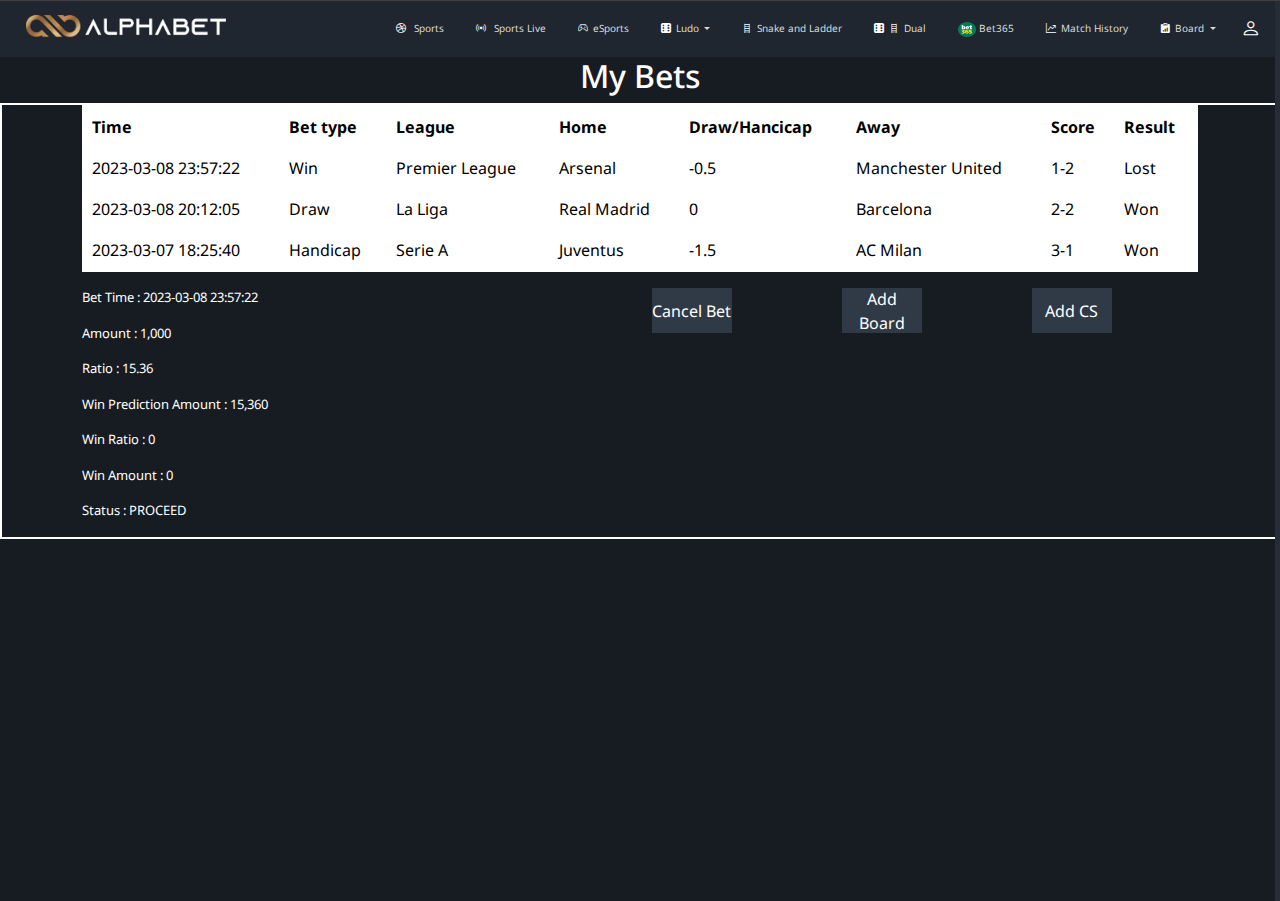
<file: myBets.html>
<!DOCTYPE html>
<html lang="en">

<head>
    <meta charset="UTF-8">
    <meta http-equiv="X-UA-Compatible" content="IE=edge">
    <meta name="viewport" content="width=device-width, initial-scale=1.0">
    <link rel="preconnect" href="https://fonts.googleapis.com">
    <link rel="stylesheet" href="https://cdn.jsdelivr.net/npm/bootstrap-icons@1.10.3/font/bootstrap-icons.css">
    <link rel="preconnect" href="https://fonts.gstatic.com" crossorigin>
    <link href="https://cdn.jsdelivr.net/npm/bootstrap@5.3.0-alpha1/dist/css/bootstrap.min.css" rel="stylesheet" crossorigin="anonymous">
    <link href="https://fonts.googleapis.com/css2?family=Noto+Sans:wght@200;300;500&display=swap" rel="stylesheet">
    <link rel="stylesheet" href="assets/css/custom.css">
    <link rel="stylesheet" href="assets/css/overall.css">
    <link rel="stylesheet" href="assets/css/myBets.css">
    <title>Homepage</title>
</head>

<body>

    <nav class="navbar navbar-expand-lg bg-body-tertiary customNav sticky-top">
        <div class="container-fluid">
            <button class="navbar-toggler" type="button" data-bs-toggle="offcanvas" data-bs-target="#offcanvasNav" aria-controls="offcanvasNav" aria-expanded="false" aria-label="Toggle navigation">
                <span class="navBarToggler"><i class="bi bi-list"></i></span>
              </button>
            <a class="navbar-brand" href="#"><img src="assets/images/logo (1).png" class="d-inline-block align-text-top" width="200" height="23" style="margin-left:7%;"></a>
            <div class="nav-item mx-2 ms-auto me-2 half-top order-lg-last " style="list-style-type: none">
                <a class="nav-link customUl loginBtn" href="#"><i class="bi bi-person" style="font-size:1.2rem;"></i></a>
            </div>
            <div class="sliderMenu">
                <div class="menuWrapper">
                    <div class="menuHeader">
                        <div class="part1">
                            <div class="headerIcon"><i class="bi bi-trophy"></i></div>
                            <div class="headerIcon">Gold</div>
                            <div class="headerIcon fontBlue">EtherPot</div>
                        </div>

                        <div class="sliderCancel">
                            <i class="bi bi-x-lg "></i>

                        </div>
                    </div>
                    <div class="menuBody">

                        <div class="noticeInterface">
                            <div class="menuItem">
                                <div class="dispIcon specDisp"><i class="bi bi-envelope"></i></div>
                                <div class="dispIcon">3</div>
                            </div>
                            <div class="menuItem">
                                <div class="dispIcon specDisp">Balance</div>
                                <div class="dispIcon">14000</div>
                            </div>

                            <div class="menuItem">
                                <div class="dispIcon specDisp">Point</div>
                                <div class="dispIcon">0</div>
                            </div>
                        </div>
                        <div class="noticeMenus">
                            <div class="impBtns slideDeposite">
                                Deposite & Withdrawl
                            </div>

                            <div class="impBtns changeBtn ">
                                Changing Information
                            </div>
                            <div class="impBtns myBetsBtn ">
                                My Bets
                            </div>
                            <div class="impBtns customerBtn">
                                Customer Center
                            </div>

                            <div class="impBtns fontRed">
                                Logout
                            </div>

                        </div>
                    </div>
                </div>
            </div>

            <div class="offcanvas offcanvas-start customMainColour" tabindex="-1" id="offcanvasNav" aria-labelledby="offcanvasNavLabel">
                <div class="offcanvas-header">
                    <h5 class="offcanvas-title" id="offcanvasNavLabel">Menu</h5>
                    <button type="button" class="btn-close text-reset" data-bs-dismiss="offcanvas" aria-label="Close"></button>
                </div>
                <div class="offcanvas-body customMainColour">
                    <ul class="navbar-nav " style="margin-left:15%">


                        <li class="nav-item  mx-2">
                            <a class="nav-link customUl" href="homepage.html"> <i class="bi bi-dribbble navLogo1"></i> Sports</a>
                        </li>

                        <li class="nav-item  mx-2">
                            <a class="nav-link customUl" href="sportsLive.html"><i class="bi bi-broadcast navLogo1"></i> Sports Live</a>
                        </li>



                        <li class="nav-item  mx-2">
                            <a class="nav-link customUl" href="esportsLive.html"><i class="bi bi-controller navLogo1"></i>eSports</a>
                        </li>

                        <li class="nav-item dropdown mx-2">
                            <a class="nav-link dropdown-toggle customUl" href="#" role="button" data-bs-toggle="dropdown" aria-expanded="false">
                                <i class="bi bi-dice-6-fill navLogo1"></i>Ludo
                            </a>
                            <ul class="dropdown-menu customDrop">
                                <li><a class=" dropdown-item customDropper py-2 " href="Ludo.html">Ludo-1</a></li>
                                <li><a class=" dropdown-item customDropper py-2 " href="dualLudo.html">Ludo-2</a></li>
                                <!-- <li><a class="dropdown-item customDropper py-2" href="#">Another action</a></li>
                            <li><a class="dropdown-item customDropper py-2" href="#">Something else here</a></li> -->
                            </ul>
                        </li>
                        <li class="nav-item  mx-2">
                            <a class="nav-link customUl" href="miniGames.html"><i class="bi bi-ladder navLogo1"></i>Snake and Ladder</a>
                        </li>
                        <li class="nav-item  mx-2">
                            <a class="nav-link customUl" href="dualLudo.html"><i class="bi bi-dice-6-fill navLogo1"></i><i class="bi bi-ladder navLogo1"></i>Dual</a>
                        </li>
                        <li class="nav-item  mx-2">
                            <a class="nav-link customUl" href="Ludo.html"><img src="assets/images/navLogo.png" alt="" width="18" height="15">&nbsp;Bet365</a>
                        </li>
                        <li class="nav-item  mx-2">
                            <a class="nav-link customUl matchHistory" href="#"><i class="bi bi-graph-up-arrow navLogo1"></i>Match History</a>
                        </li>

                        <li class="nav-item dropdown mx-2">
                            <a class="nav-link dropdown-toggle customUl" href="#" role="button" data-bs-toggle="dropdown" aria-expanded="false">
                                <i class="bi bi-clipboard-data-fill navLogo1"></i>Board
                            </a>
                            <ul class="dropdown-menu customDrop">
                                <li><a class=" dropdown-item customDropper py-2 " href="board.html">Notice Board</a></li>
                                <li><a class=" dropdown-item customDropper py-2 " href="event.html">Even Board</a></li>
                                <!-- <li><a class="dropdown-item customDropper py-2" href="#">Another action</a></li>
                            <li><a class="dropdown-item customDropper py-2" href="#">Something else here</a></li> -->
                            </ul>
                        </li>



                    </ul>
                </div>
            </div>
        </div>
    </nav>
    <h2 style="color:white;text-align: center;">My Bets</h2>
    <div class="HistoryWrap">

        <div class="container mx-auto tab-trot-container">


            <div class="table-responsive ">
                <table class="table table-bordered">
                    <thead>
                        <tr>
                            <th scope="col">Time</th>
                            <th scope="col">Bet type</th>
                            <th scope="col">League</th>
                            <th scope="col">Home</th>
                            <th scope="col">Draw/Hancicap</th>
                            <th scope="col">Away</th>
                            <th scope="col">Score</th>
                            <th scope="col">Result</th>
                        </tr>
                    </thead>
                    <tbody>
                        <tr>
                            <td>2023-03-08 23:57:22</td>
                            <td>Win</td>
                            <td>Premier League</td>
                            <td>Arsenal</td>
                            <td>-0.5</td>
                            <td>Manchester United</td>
                            <td>1-2</td>
                            <td>Lost</td>
                        </tr>
                        <tr>
                            <td>2023-03-08 20:12:05</td>
                            <td>Draw</td>
                            <td>La Liga</td>
                            <td>Real Madrid</td>
                            <td>0</td>
                            <td>Barcelona</td>
                            <td>2-2</td>
                            <td>Won</td>
                        </tr>
                        <tr>
                            <td>2023-03-07 18:25:40</td>
                            <td>Handicap</td>
                            <td>Serie A</td>
                            <td>Juventus</td>
                            <td>-1.5</td>
                            <td>AC Milan</td>
                            <td>3-1</td>
                            <td>Won</td>
                        </tr>
                    </tbody>
                </table>
            </div>
            <div class="row">
                <div class="col-6" style="font-size: small;">
                    <p>Bet Time : 2023-03-08 23:57:22</p>
                    <p>Amount : 1,000</p>
                    <p>Ratio : 15.36</p>
                    <p>Win Prediction Amount : 15,360</p>
                    <p>Win Ratio : 0</p>
                    <p>Win Amount : 0</p>
                    <p>Status : PROCEED</p>
                </div>
                <div class="col-2">
                    <button type="button" class=" impBtns btbt">Cancel Bet</button>

                </div>
                <div class="col-2">

                    <button type="button" class="impBtns btbt">Add Board</button>

                </div>
                <div class="col-2">

                    <button type="button" class="impBtns btbt">Add CS</button>
                </div>
            </div>
        </div>

    </div>
    <div class="bodyWrapper">
        <!-- <div class="my-backdrop"></div> -->

        <div class="sliderMenuBackDrop">

        </div>
        <div class="cartBackdrop"></div>
        <div class="my-backdrop2 depositeDrop">
            <div class="NoticeWrapper2">
                <div class="noticeBodyNew">
                    <div class="depositeCancel">
                        <i class="bi bi-x-lg "></i>

                    </div>
                    <div class="noticeHeader">
                        <div class="depositeUpHeader fontBlue">
                            <div class="depositeUpHeader1 depositeActive ">Deposite</div>
                            <div class="depositeUpHeader2">Withdrawl</div>
                        </div>

                    </div>
                    <div class="depositeItem depositeBill">
                        <div class="menuItem">
                            <div class="dispIcon specDisp">Type</div>
                            <div class="dispIcon">
                                <select name="options" id="" class="selectOptions2">
                                    <option value="">Cash</option>
                                    <option value="">Bitcoin</option>
                                    <option value="">Wireless</option>
                                </select>
                            </div>
                        </div>
                        <div class="menuItem">
                            <div class="dispIcon specDisp">Home of Depositor</div>
                            <div class="dispIcon">Helios Predator</div>
                        </div>
                        <div class="menuItem">
                            <div class="dispIcon specDisp">Amount</div>
                            <div class="dispIcon inputSports"><input type="text" name="amount" id="" placeholder="Please type in the deposite amount" class="inputLeague"></div>
                        </div>
                        <div class="menuItem">
                            <div class="dispIcon specDisp">Apply for Bonus</div>
                            <div class="dispIcon"> <select name="options" id="" class="selectOptions2">
                                <option value="">Cash</option>
                                <option value="">Bitcoin</option>
                                <option value="">Wireless</option>
                            </select></div>
                        </div>
                        <div class="depositeBtn2">
                            <div class="noticeBtn">Deposite Bill</div>
                        </div>
                        <div class="depositeHistory">
                            <div class="historyHeader">Deposite History</div>
                            <div class="headerItem">
                                <div class="hd1">Select</div>
                                <div class="hd2">Date</div>
                                <div class="hd3">Type</div>
                                <div class="hd4">Amount</div>
                                <div class="hd5">Status</div>
                            </div>
                            <div class="footerItem">
                                <div class="hd1"><input type="checkbox" name="" id=""></div>
                                <div class="hd2">2023-03-18 19:32:56</div>
                                <div class="hd3">CASH</div>
                                <div class="hd4">30,000</div>
                                <div class="hd5 fontBlue">Approved</div>
                            </div>
                            <div class="footerItem">
                                <div class="hd1"><input type="checkbox" name="" id=""></div>
                                <div class="hd2">2023-03-12 9:32:56</div>
                                <div class="hd3">CASH</div>
                                <div class="hd4">30,000</div>
                                <div class="hd5 fontRed">Rejected</div>
                            </div>
                        </div>
                    </div>

                </div>

            </div>
        </div>
        <div class="my-backdrop3 historyDrop">
            <div class="NoticeWrapper2">
                <div class="noticeBodyNew">
                    <div class="historyCancel">
                        <i class="bi bi-x-lg "></i>

                    </div>
                    <div class="noticeHeader">
                        <div class="historyUpHeader fontBlue">
                            <!-- <div class="historyUpHeader1 depositeActive ">1x2</div>
                            <div class="historyUpHeader2  ">Handicap</div>
                            <div class="historyUpHeader3  ">Under/Over</div>
                            <div class="historyUpHeader4">Live</div> -->
                            Match History
                        </div>

                    </div>
                    <div class="depositeItem depositeBill">

                        <div class="depositeHistory">
                            <!-- <div class="historyHeader">Deposite History</div> -->
                            <div class="headerItem">
                                <div class="hd1">Time</div>
                                <div class="hd2">Type</div>
                                <div class="hd3">Home/Under</div>
                                <div class="hd4">Draw</div>
                                <div class="hd5">Away/Over</div>
                                <div class="hd5">Score</div>
                                <div class="hd5">Result</div>
                            </div>
                            <div class="footerItem">
                                <div class="hd1s">2023-03-18
                                    <div>

                                        19:32:56</div>
                                </div>
                                <div class="hd2">Soccer</div>
                                <div class="hd3">FC Barcelona</div>
                                <div class="hd4">-0.5</div>
                                <div class="hd4">-1.8</div>
                                <div class="hd4">Real Madrid</div>
                                <div class="hd4">2:1</div>
                                <div class="hd5 fontBlue">Home</div>
                            </div>
                            <div class="footerItem">
                                <div class="hd1s">2023-03-18
                                    <div>

                                        19:32:56</div>
                                </div>
                                <div class="hd2">Soccer</div>
                                <div class="hd3">FC Barcelona</div>
                                <div class="hd4">-0.5</div>
                                <div class="hd4">-1.8</div>
                                <div class="hd4">Real Madrid</div>
                                <div class="hd4">2:1</div>
                                <div class="hd5 fontBlue">Home</div>
                            </div>

                        </div>
                    </div>

                </div>

            </div>
        </div>
        <div class="my-backdrop4 infoDrop">
            <div class="NoticeWrapper2">
                <div class="noticeBodyNew">
                    <div class="infoCancel">
                        <i class="bi bi-x-lg "></i>

                    </div>
                    <div class="noticeHeader">
                        <div class="historyUpHeader fontBlue">

                            Changing Information
                        </div>
                        <div class="depositeItem depositeBill">

                            <div class="menuItem">
                                <div class="dispIcon specDisp">ID</div>
                                <div class="dispIcon">Helios Predator</div>
                            </div>
                            <div class="menuItem">
                                <div class="dispIcon specDisp">Old password</div>
                                <div class="dispIcon inputSports"><input type="password" name="password1" id="22" placeholder="password" class="inputLeague"></div>
                            </div>
                            <div class="menuItem">
                                <div class="dispIcon specDisp">New password</div>
                                <div class="dispIcon inputSports"><input type="password" name="password2" id="33" placeholder="password" class="inputLeague"></div>
                            </div>
                            <div class="menuItem">
                                <div class="dispIcon specDisp">Confirm password</div>
                                <div class="dispIcon inputSports"><input type="password" name="password3" id="44" placeholder="password" class="inputLeague"></div>
                            </div>



                        </div>
                        <div class="depositeBtn2">
                            <div class="noticeBtn">Submit</div>
                        </div>
                    </div>


                </div>

            </div>
        </div>
        <div class="my-backdrop5 historyDrop">
            <div class="NoticeWrapper2">
                <div class="noticeBodyNew">
                    <div class="customerCancel1">
                        <i class="bi bi-x-lg "></i>

                    </div>
                    <div class="noticeHeader">
                        <div class="historyUpHeader fontBlue">

                            Customer Center
                        </div>

                    </div>
                    <div class="depositeItem depositeBill">

                        <div class="depositeHistory">
                            <!-- <div class="historyHeader">Deposite History</div> -->
                            <div class="headerItem">
                                <div class="hd1">Status</div>
                                <div class="hd2">Subject</div>
                                <div class="hd3">Writer</div>
                                <div class="hd3">Date</div>

                            </div>
                            <div class="footerItem" id="footer5">

                                <div class="hd3">Wait</div>
                                <div class="hd2">Application for changing username</div>
                                <div class="hd4">Helios</div>
                                <div class="hd1s">2023-03-18
                                    <div>

                                        19:32:56</div>
                                </div>

                            </div>
                            <div class="footerItem" id="footer5">

                                <div class="hd3">Wait</div>
                                <div class="hd2">Application for changing username</div>
                                <div class="hd4">Helios</div>
                                <div class="hd1s">2023-03-18
                                    <div>

                                        19:32:56</div>
                                </div>

                            </div>


                        </div>
                        <div class="depositeBtn2">
                            <div class="submitReportBtn">Write</div>
                        </div>
                    </div>

                </div>

            </div>
        </div>
        <div class="my-backdrop6 historyDrop">
            <div class="NoticeWrapper2">
                <div class="noticeBodyNew">
                    <div class="customerCancel2">
                        <i class="bi bi-x-lg "></i>

                    </div>
                    <div class="noticeHeader">
                        <div class="historyUpHeader fontBlue">

                            Customer Center
                        </div>

                    </div>
                    <div class="depositeItem depositeBill">



                        <div class="menuItem">
                            <div class="dispIcon2 specDisp2">Subject</div>
                            <div class="dispIcon inputSports3"><input type="text" name="password1" id="2222" placeholder="Title" class="inputLeague"></div>
                        </div>
                        <div class="menuItem">
                            <div class="dispIcon2 specDisp2">Description</div>

                        </div>
                        <div class="menuItem">

                            <div class="dispIcon inputSports3"><input type="textfield" name="password1" id="2222" placeholder="Write an issue" class="inputLeague"></div>
                        </div>






                        <div class="submitIssueBtn">
                            <div class="submitReportBtn">Submit</div>
                        </div>
                    </div>

                </div>

            </div>
        </div>
        <div class="column2" style="display:none;">
            <div class="chooseSports">
                <div class="sportsWrapper">
                    <div class="topSideWrapper bbcolor">


                        <div class="topSideSports">
                            <div class="singleSport">
                                <div class="sportLogo"><img src="assets/SVGs/8.svg" alt="" width="40" height="20"></div>
                                <div class="sportName">Soccer</div>
                            </div>
                            <div class="singleSport">
                                <div class="sportLogo"><img src="assets/SVGs/7.svg" alt="" width="40" height="20"></div>
                                <div class="sportName">Basketball</div>
                            </div>
                            <div class="singleSport">
                                <div class="sportLogo"><img src="assets/SVGs/6.svg" alt="" width="40" height="20"></div>
                                <div class="sportName">Tennis</div>
                            </div>
                            <div class="singleSport">
                                <div class="sportLogo"><img src="assets/SVGs/5.svg" alt="" width="40" height="20"></div>
                                <div class="sportName">Handball</div>
                            </div>
                            <div class="singleSport">
                                <div class="sportLogo"><img src="assets/SVGs/4.svg" alt="" width="40" height="20"></div>
                                <div class="sportName">Golf</div>
                            </div>
                            <div class="singleSport">
                                <div class="sportLogo"><img src="assets/SVGs/3.svg" alt="" width="40" height="20"></div>
                                <div class="sportName">Boxing</div>
                            </div>
                            <div class="singleSport">
                                <div class="sportLogo"><img src="assets/SVGs/2.svg" alt="" width="40" height="20"></div>
                                <div class="sportName">Rugby</div>
                            </div>
                            <div class="singleSport">
                                <div class="sportLogo"><img src="assets/SVGs/1.svg" alt="" width="40" height="20"></div>
                                <div class="sportName">Snooker</div>
                            </div>
                            <div class="singleSport">
                                <div class="sportLogo"><img src="assets/SVGs/9.svg" alt="" width="40" height="20"></div>
                                <div class="sportName">Golf</div>
                            </div>
                            <div class="singleSport">
                                <div class="sportLogo"><img src="assets/SVGs/10.svg" alt="" width="40" height="20"></div>
                                <div class="sportName">Boxing</div>
                            </div>
                            <div class="singleSport">
                                <div class="sportLogo"><img src="assets/SVGs/11.svg" alt="" width="40" height="20"></div>
                                <div class="sportName">Rugby</div>
                            </div>
                            <div class="singleSport">
                                <div class="sportLogo"><img src="assets/SVGs/12.svg" alt="" width="40" height="20"></div>
                                <div class="sportName">Snooker</div>
                            </div>
                            <div class="singleSport">
                                <div class="sportLogo"><img src="assets/SVGs/13.svg" alt="" width="40" height="20"></div>
                                <div class="sportName">Boxing</div>
                            </div>
                            <div class="singleSport">
                                <div class="sportLogo"><img src="assets/SVGs/14.svg" alt="" width="40" height="20"></div>
                                <div class="sportName">Rugby</div>
                            </div>
                            <div class="singleSport">
                                <div class="sportLogo"><img src="assets/SVGs/15.svg" alt="" width="40" height="20"></div>
                                <div class="sportName">Snooker</div>
                            </div>
                        </div>
                    </div>
                    <div class="bottomSideWrapper btSpecColor">

                        <div class="downSideSports">
                            <div class="inputSports">
                                <input type="text" name="Sport" id="" placeholder="Please enter team name or league name" class="inputLeague">
                            </div>
                        </div>
                    </div>
                </div>
                <div class="sortWrapper">
                    <div class="sortButtons">
                        <div class="btn1"><i class="bi bi-bookmark"></i>Select league</div>
                        <div class="btn2 active"><i class="bi bi-sort-down"></i>Sort time</div>
                        <div class="btn3"><i class="bi bi-sort-up"></i>Sort league</div>
                    </div>
                    <div class="displayTable">
                        <div class="selectWrapper">
                            <select name="oddsType" id="" class="selectOptions">
                                <option value="winner">Winner</option>
                                <option value="handicap">Handicap</option>
                                <option value="overUnder">Over/Under</option>
                            </select>
                        </div>
                    </div>
                </div>
                <div class="gamesWrapper">
                    <div class="gamesTable">
                        <div class="leagueTable">




                        </div>
                    </div>
                </div>

            </div>





        </div>
        <div class="column4">

        </div>
        <div class="column3">
            <div class="betSlip" style="display:none;">
                <div class="slipWrapper">
                    <div class="slipHeaderWrapper">
                        <div class="slipHeader">
                            <div class="HeaderTop">Betting Slip</div>
                            <div class="slipCancel">
                                <i class="bi bi-x-lg "></i>
                            </div>
                        </div>
                        <div class="HeaderBottom">
                            <!-- <div class="op1">Single</div>
                            <div class="op1">Multi</div> -->

                        </div>
                    </div>

                    <div class="slipBody">
                        <div class="cartItemsWrapper">

                        </div>
                        <div class="emptyCart ">
                            <i class="bi bi-dash-circle"></i>
                            <div class="infoEmpty">The betting cart is empty</div>
                        </div>

                    </div>
                    <div class="slipFooter">
                        <div class="configBtn">
                            <div class="limitPopUp">
                                Odds limit exceed should be less than 100
                            </div>
                            <div class="emptyAll"><i class="bi bi-trash"></i>Empty all</div>
                            <div class="IncDec">
                                <div class="amount1">5,00</div>
                                <div class="amount1">10,00</div>
                                <div class="amount1">50,00</div>
                                <div class="amount1">1,00,00</div>
                                <div class="amount1">5,00,00</div>
                                <div class="amount1">10,00,00</div>
                                <div class="amount1">50,00,00</div>
                                <div class="maxAmnt">MAX</div>
                                <div class="resetAmnt">RESET</div>
                            </div>
                            <div class="betControl">
                                <div class="totalOdds">Total Odds</div>
                                <div class="OddsNumber"> 1</div>
                            </div>
                            <div class="betControl">
                                <div class="totalOdds">Est. Payout</div>
                                <div class="OddsNumberAmnt">0</div>
                            </div>

                        </div>
                        <div class="BetBtn">
                            <div class="btnNew">
                                Bet
                            </div>
                        </div>
                    </div>
                </div>
            </div>
        </div>

    </div>
    <div class="cartWrapper" style="display: none;">

        <i class="bi bi-cart3"></i>
        <div class="cartNumber">
            0
        </div>
    </div>
    <script src="https://cdn.jsdelivr.net/npm/bootstrap@5.3.0-alpha1/dist/js/bootstrap.bundle.min.js" crossorigin="anonymous"></script>

    <script src="assets/js/homepage.js"></script>
</body>

</html>
</file>
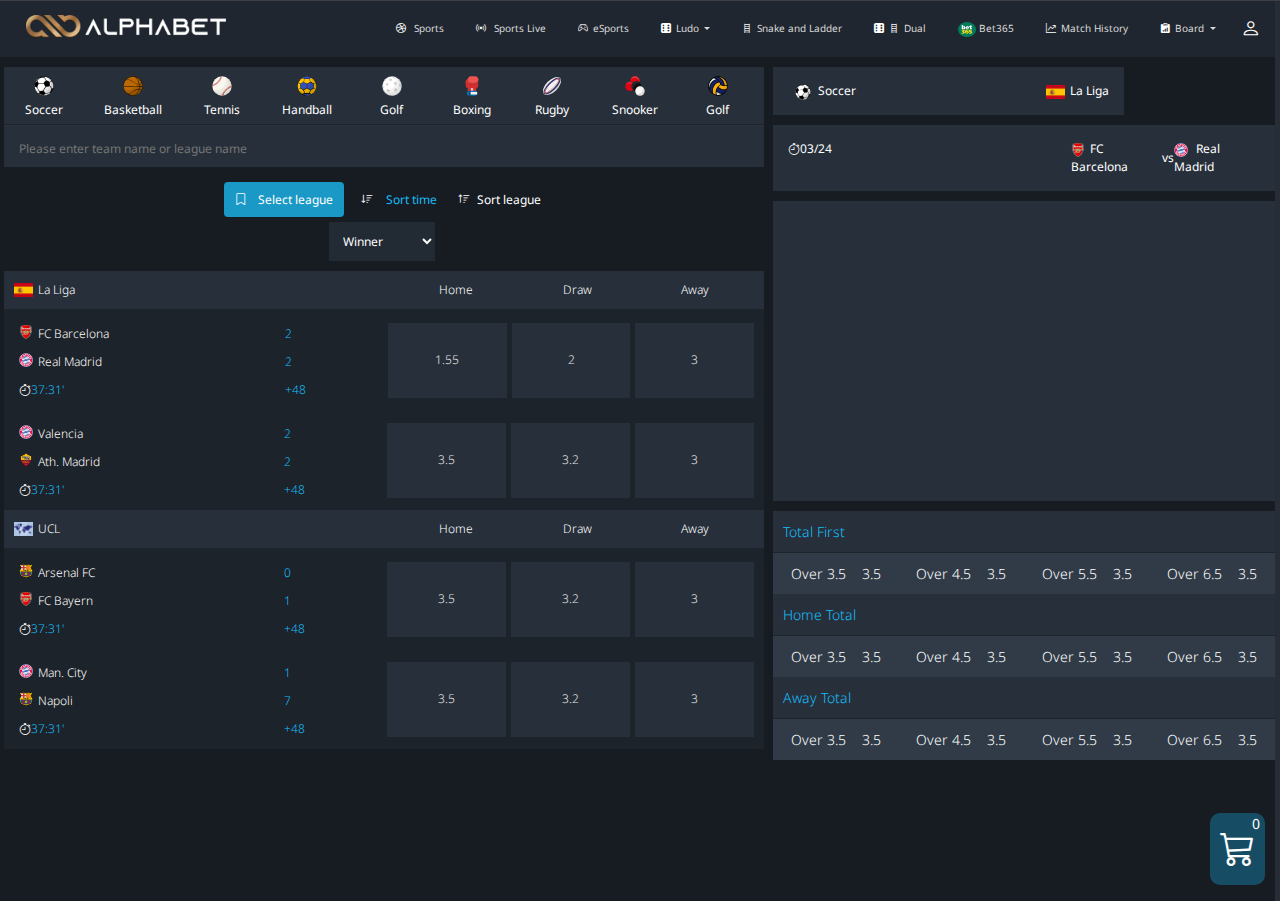
<file: sportsLive.html>
<!DOCTYPE html>
<html lang="en">

<head>
    <meta charset="UTF-8">
    <meta http-equiv="X-UA-Compatible" content="IE=edge">
    <meta name="viewport" content="width=device-width, initial-scale=1.0">
    <link rel="preconnect" href="https://fonts.googleapis.com">
    <link rel="stylesheet" href="https://cdn.jsdelivr.net/npm/bootstrap-icons@1.10.3/font/bootstrap-icons.css">
    <link rel="preconnect" href="https://fonts.gstatic.com" crossorigin>
    <link href="https://cdn.jsdelivr.net/npm/bootstrap@5.3.0-alpha1/dist/css/bootstrap.min.css" rel="stylesheet" crossorigin="anonymous">
    <link href="https://fonts.googleapis.com/css2?family=Noto+Sans:wght@200;300;500&display=swap" rel="stylesheet">
    <link rel="stylesheet" href="assets/css/live.css">
    <link rel="stylesheet" href="assets/css/extended.css">
    <link rel="stylesheet" href="assets/css/overall.css">
    <link rel="stylesheet" href="assets/css/extendedv2.css">
    <link rel="stylesheet" href="assets/css/pagination.css">
    <title>Sports Live</title>
</head>

<body>

    <nav class="navbar navbar-expand-lg bg-body-tertiary customNav sticky-top">
        <div class="container-fluid">
            <button class="navbar-toggler" type="button" data-bs-toggle="offcanvas" data-bs-target="#offcanvasNav" aria-controls="offcanvasNav" aria-expanded="false" aria-label="Toggle navigation">
                <span class="navBarToggler"><i class="bi bi-list"></i></span>
              </button>
            <a class="navbar-brand" href="#"><img src="assets/images/logo (1).png" class="d-inline-block align-text-top" width="200" height="23" style="margin-left:7%;"></a>
            <div class="nav-item mx-2 ms-auto me-2 half-top order-lg-last " style="list-style-type: none">
                <a class="nav-link customUl loginBtn" href="#"><i class="bi bi-person" style="font-size:1.2rem;"></i></a>
            </div>
            <div class="sliderMenu">
                <div class="menuWrapper">
                    <div class="menuHeader">
                        <div class="part1">
                            <div class="headerIcon"><i class="bi bi-trophy"></i></div>
                            <div class="headerIcon">Gold</div>
                            <div class="headerIcon fontBlue">EtherPot</div>
                        </div>

                        <div class="sliderCancel">
                            <i class="bi bi-x-lg "></i>

                        </div>
                    </div>
                    <div class="menuBody">

                        <div class="noticeInterface">
                            <div class="menuItem">
                                <div class="dispIcon specDisp"><i class="bi bi-envelope"></i></div>
                                <div class="dispIcon">3</div>
                            </div>
                            <div class="menuItem">
                                <div class="dispIcon specDisp">Balance</div>
                                <div class="dispIcon">14000</div>
                            </div>

                            <div class="menuItem">
                                <div class="dispIcon specDisp">Point</div>
                                <div class="dispIcon">0</div>
                            </div>
                        </div>
                        <div class="noticeMenus">
                            <div class="impBtns slideDeposite">
                                Deposite & Withdrawl
                            </div>

                            <div class="impBtns changeBtn ">
                                Changing Information
                            </div>
                            <div class="impBtns myBetsBtn ">
                                My Bets
                            </div>
                            <div class="impBtns customerBtn">
                                Customer Center
                            </div>

                            <div class="impBtns fontRed">
                                Logout
                            </div>

                        </div>
                    </div>
                </div>
            </div>

            <div class="offcanvas offcanvas-start customMainColour" tabindex="-1" id="offcanvasNav" aria-labelledby="offcanvasNavLabel">
                <div class="offcanvas-header">
                    <h5 class="offcanvas-title" id="offcanvasNavLabel">Menu</h5>
                    <button type="button" class="btn-close text-reset" data-bs-dismiss="offcanvas" aria-label="Close"></button>
                </div>
                <div class="offcanvas-body customMainColour">
                    <ul class="navbar-nav " style="margin-left:15%">


                        <li class="nav-item  mx-2">
                            <a class="nav-link customUl" href="homepage.html"> <i class="bi bi-dribbble navLogo1"></i> Sports</a>
                        </li>

                        <li class="nav-item  mx-2">
                            <a class="nav-link customUl" href="sportsLive.html"><i class="bi bi-broadcast navLogo1"></i> Sports Live</a>
                        </li>



                        <li class="nav-item  mx-2">
                            <a class="nav-link customUl" href="esportsLive.html"><i class="bi bi-controller navLogo1"></i>eSports</a>
                        </li>

                        <li class="nav-item dropdown mx-2">
                            <a class="nav-link dropdown-toggle customUl" href="#" role="button" data-bs-toggle="dropdown" aria-expanded="false">
                                <i class="bi bi-dice-6-fill navLogo1"></i>Ludo
                            </a>
                            <ul class="dropdown-menu customDrop">
                                <li><a class=" dropdown-item customDropper py-2 " href="Ludo.html">Ludo-1</a></li>
                                <li><a class=" dropdown-item customDropper py-2 " href="dualLudo.html">Ludo-2</a></li>
                                <!-- <li><a class="dropdown-item customDropper py-2" href="#">Another action</a></li>
                            <li><a class="dropdown-item customDropper py-2" href="#">Something else here</a></li> -->
                            </ul>
                        </li>
                        <li class="nav-item  mx-2">
                            <a class="nav-link customUl" href="miniGames.html"><i class="bi bi-ladder navLogo1"></i>Snake and Ladder</a>
                        </li>
                        <li class="nav-item  mx-2">
                            <a class="nav-link customUl" href="dualLudo.html"><i class="bi bi-dice-6-fill navLogo1"></i><i class="bi bi-ladder navLogo1"></i>Dual</a>
                        </li>
                        <li class="nav-item  mx-2">
                            <a class="nav-link customUl" href="bet365.html"><img src="assets/images/navLogo.png" alt="" width="18" height="15">&nbsp;Bet365</a>
                        </li>
                        <li class="nav-item  mx-2">
                            <a class="nav-link customUl matchHistory" href="#"><i class="bi bi-graph-up-arrow navLogo1"></i>Match History</a>
                        </li>

                        <li class="nav-item dropdown mx-2 board-all-drop-aa">
                            <a class="nav-link dropdown-toggle customUl" href="#" role="button" data-bs-toggle="dropdown" aria-expanded="false">
                                <i class="bi bi-clipboard-data-fill navLogo1"></i>Board
                            </a>
                            <ul class="dropdown-menu customDrop">
                                <li><a class=" dropdown-item customDropper py-2 " href="board.html">Notice Board</a></li>
                                <li><a class=" dropdown-item customDropper py-2 " href="event.html">Event Board</a></li>

                            </ul>
                        </li>


                    </ul>
                </div>
            </div>
        </div>
    </nav>
    <div class="bodyWrapper">

        <div class="sliderMenuBackDrop">

        </div>
        <div class="cartBackdrop"></div>
        <div class="my-backdrop">
            <div class="NoticeWrapper">
                <div class="noticeBody">
                    <div class="noticeCancel">
                        <i class="bi bi-x-lg "></i>

                    </div>
                    <div class="noticeHeader">
                        <div class="noticeUpHeader fontBlue">
                            Message
                        </div>
                        <div class="noticeDownHeader">
                            <div class="noticeBtn">Mark all messages as read</div>
                            <div class="noticeBtn">Delete selected messages</div>
                        </div>
                    </div>


                </div>

            </div>
        </div>
        <div class="my-backdrop2 depositeDrop">
            <div class="NoticeWrapper2">
                <div class="noticeBodyNew">
                    <div class="depositeCancel">
                        <i class="bi bi-x-lg "></i>

                    </div>
                    <div class="noticeHeader">
                        <div class="depositeUpHeader fontBlue">
                            <div class="depositeUpHeader1 depositeActive ">Deposite</div>
                            <div class="depositeUpHeader2">Withdrawl</div>
                        </div>

                    </div>
                    <div class="depositeItem depositeBill">
                        <div class="menuItem">
                            <div class="dispIcon specDisp">Type</div>
                            <div class="dispIcon">
                                <select name="options" id="" class="selectOptions2">
                                    <option value="">Cash</option>
                                    <option value="">Bitcoin</option>
                                    <option value="">Wireless</option>
                                </select>
                            </div>
                        </div>
                        <div class="menuItem">
                            <div class="dispIcon specDisp">Home of Depositor</div>
                            <div class="dispIcon">Helios Predator</div>
                        </div>
                        <div class="menuItem">
                            <div class="dispIcon specDisp">Amount</div>
                            <div class="dispIcon inputSports"><input type="text" name="amount" id="" placeholder="Please type in the deposite amount" class="inputLeague"></div>
                        </div>
                        <div class="menuItem">
                            <div class="dispIcon specDisp">Apply for Bonus</div>
                            <div class="dispIcon"> <select name="options" id="" class="selectOptions2">
                                <option value="">Cash</option>
                                <option value="">Bitcoin</option>
                                <option value="">Wireless</option>
                            </select></div>
                        </div>
                        <div class="depositeBtn2">
                            <div class="noticeBtn">Deposite Bill</div>
                        </div>
                        <div class="depositeHistory">
                            <div class="historyHeader">Deposite History</div>
                            <div class="headerItem">
                                <div class="hd1">Select</div>
                                <div class="hd2">Date</div>
                                <div class="hd3">Type</div>
                                <div class="hd4">Amount</div>
                                <div class="hd5">Status</div>
                            </div>
                            <div class="footerItem">
                                <div class="hd1"><input type="checkbox" name="" id=""></div>
                                <div class="hd2">2023-03-18 19:32:56</div>
                                <div class="hd3">CASH</div>
                                <div class="hd4">30,000</div>
                                <div class="hd5 fontBlue">Approved</div>
                            </div>
                            <div class="footerItem">
                                <div class="hd1"><input type="checkbox" name="" id=""></div>
                                <div class="hd2">2023-03-12 9:32:56</div>
                                <div class="hd3">CASH</div>
                                <div class="hd4">30,000</div>
                                <div class="hd5 fontRed">Rejected</div>
                            </div>
                        </div>
                    </div>

                </div>

            </div>
        </div>
        <div class="my-backdrop3 historyDrop">
            <div class="NoticeWrapper2">
                <div class="noticeBodyNew">
                    <div class="historyCancel">
                        <i class="bi bi-x-lg "></i>

                    </div>
                    <div class="noticeHeader">
                        <div class="historyUpHeader fontBlue">
                            <!-- <div class="historyUpHeader1 depositeActive ">1x2</div>
                            <div class="historyUpHeader2  ">Handicap</div>
                            <div class="historyUpHeader3  ">Under/Over</div>
                            <div class="historyUpHeader4">Live</div> -->
                            Match History
                        </div>

                    </div>
                    <div class="depositeItem depositeBill">

                        <div class="depositeHistory">
                            <!-- <div class="historyHeader">Deposite History</div> -->
                            <div class="headerItem">
                                <div class="hd1">Time</div>
                                <div class="hd2">Type</div>
                                <div class="hd3">Home/Under</div>
                                <div class="hd4">Draw</div>
                                <div class="hd5">Away/Over</div>
                                <div class="hd5">Score</div>
                                <div class="hd5">Result</div>
                            </div>
                            <div class="footerItem">
                                <div class="hd1s">2023-03-18
                                    <div>

                                        19:32:56</div>
                                </div>
                                <div class="hd2">Soccer</div>
                                <div class="hd3">FC Barcelona</div>
                                <div class="hd4">-0.5</div>
                                <div class="hd4">-1.8</div>
                                <div class="hd4">Real Madrid</div>
                                <div class="hd4">2:1</div>
                                <div class="hd5 fontBlue">Home</div>
                            </div>
                            <div class="footerItem">
                                <div class="hd1s">2023-03-18
                                    <div>

                                        19:32:56</div>
                                </div>
                                <div class="hd2">Soccer</div>
                                <div class="hd3">FC Barcelona</div>
                                <div class="hd4">-0.5</div>
                                <div class="hd4">-1.8</div>
                                <div class="hd4">Real Madrid</div>
                                <div class="hd4">2:1</div>
                                <div class="hd5 fontBlue">Home</div>
                            </div>

                        </div>
                    </div>

                </div>

            </div>
        </div>
        <div class="my-backdrop4 infoDrop">
            <div class="NoticeWrapper2">
                <div class="noticeBodyNew">
                    <div class="infoCancel">
                        <i class="bi bi-x-lg "></i>

                    </div>
                    <div class="noticeHeader">
                        <div class="historyUpHeader fontBlue">

                            Changing Information
                        </div>
                        <div class="depositeItem depositeBill">

                            <div class="menuItem">
                                <div class="dispIcon specDisp">ID</div>
                                <div class="dispIcon">Helios Predator</div>
                            </div>
                            <div class="menuItem">
                                <div class="dispIcon specDisp">Old password</div>
                                <div class="dispIcon inputSports"><input type="password" name="password1" id="22" placeholder="password" class="inputLeague"></div>
                            </div>
                            <div class="menuItem">
                                <div class="dispIcon specDisp">New password</div>
                                <div class="dispIcon inputSports"><input type="password" name="password2" id="33" placeholder="password" class="inputLeague"></div>
                            </div>
                            <div class="menuItem">
                                <div class="dispIcon specDisp">Confirm password</div>
                                <div class="dispIcon inputSports"><input type="password" name="password3" id="44" placeholder="password" class="inputLeague"></div>
                            </div>



                        </div>
                        <div class="depositeBtn2">
                            <div class="noticeBtn">Submit</div>
                        </div>
                    </div>


                </div>

            </div>
        </div>
        <div class="my-backdrop5 historyDrop">
            <div class="NoticeWrapper2">
                <div class="noticeBodyNew">
                    <div class="customerCancel1">
                        <i class="bi bi-x-lg "></i>

                    </div>
                    <div class="noticeHeader">
                        <div class="historyUpHeader fontBlue">

                            Customer Center
                        </div>

                    </div>
                    <div class="depositeItem depositeBill">

                        <div class="depositeHistory">
                            <!-- <div class="historyHeader">Deposite History</div> -->
                            <div class="headerItem">
                                <div class="hd1">Status</div>
                                <div class="hd2">Subject</div>
                                <div class="hd3">Writer</div>
                                <div class="hd3">Date</div>

                            </div>
                            <div class="footerItem" id="footer5">

                                <div class="hd3">Wait</div>
                                <div class="hd2">Application for changing username</div>
                                <div class="hd4">Helios</div>
                                <div class="hd1s">2023-03-18
                                    <div>

                                        19:32:56</div>
                                </div>

                            </div>
                            <div class="footerItem" id="footer5">

                                <div class="hd3">Wait</div>
                                <div class="hd2">Application for changing username</div>
                                <div class="hd4">Helios</div>
                                <div class="hd1s">2023-03-18
                                    <div>

                                        19:32:56</div>
                                </div>

                            </div>


                        </div>
                        <div class="depositeBtn2">
                            <div class="submitReportBtn">Write</div>
                        </div>
                    </div>

                </div>

            </div>
        </div>
        <div class="my-backdrop6 historyDrop">
            <div class="NoticeWrapper2">
                <div class="noticeBodyNew">
                    <div class="customerCancel2">
                        <i class="bi bi-x-lg "></i>

                    </div>
                    <div class="noticeHeader">
                        <div class="historyUpHeader fontBlue">

                            Customer Center
                        </div>

                    </div>
                    <div class="depositeItem depositeBill">



                        <div class="menuItem">
                            <div class="dispIcon2 specDisp2">Subject</div>
                            <div class="dispIcon inputSports3"><input type="text" name="password1" id="2222" placeholder="Title" class="inputLeague"></div>
                        </div>
                        <div class="menuItem">
                            <div class="dispIcon2 specDisp2">Description</div>

                        </div>
                        <div class="menuItem">

                            <div class="dispIcon inputSports3"><input type="textfield" name="password1" id="2222" placeholder="Write an issue" class="inputLeague"></div>
                        </div>






                        <div class="submitIssueBtn">
                            <div class="submitReportBtn">Submit</div>
                        </div>
                    </div>

                </div>

            </div>
        </div>
        <div class="my-backdrop7 historyDrop">
            <div class="NoticeWrapper2">
                <div class="noticeBodyNew">
                    <div class="historyCancel" id="cancel7">
                        <i class="bi bi-x-lg "></i>

                    </div>
                    <div class="noticeHeader">
                        <div class="historyUpHeader fontBlue">
                            <!-- <div class="historyUpHeader1 depositeActive ">1x2</div>
                            <div class="historyUpHeader2  ">Handicap</div>
                            <div class="historyUpHeader3  ">Under/Over</div>
                            <div class="historyUpHeader4">Live</div> -->
                            Match History
                        </div>

                    </div>
                    <div class="depositeItem depositeBill">

                        <div class="depositeHistory">
                            <!-- <div class="historyHeader">Deposite History</div> -->
                            <div class="headerItem">
                                <div class="hd2">Time</div>
                                <div class="hd2">Bet Type</div>
                                <div class="hd2">League</div>
                                <div class="hd2">Home</div>
                                <div class="hd2">Draw/Handicap</div>
                                <div class="hd2">Away</div>
                                <div class="hd2">Score</div>
                                <div class="hd2">Result</div>
                            </div>
                            <div class="footerItem">
                                <div class="hd1s hd2">2023-03-18
                                    <div>

                                        19:32:56</div>
                                </div>
                                <div class="hd2">Win</div>
                                <div class="hd2">Premire League</div>
                                <div class="hd2">Arsenal</div>
                                <div class="hd2">-0.5</div>
                                <div class="hd2">United</div>

                                <div class="hd2">2:1</div>
                                <div class="hd2 fontBlue">Lost</div>
                            </div>


                        </div>
                    </div>
                    <div class="pagination">
                        <div class="pageLeft">
                            <div class="pageLimiter">
                                <select name="oddsType" class="selectOptions2" id="mini1">
                                    <option value="10">10</option>
                                    <option value="20">20</option>
                                    <option value="30">30</option>
                                </select>
                            </div>

                        </div>
                        <div class="pageRight">
                            <div class="pageNo" id="miniPN1">1</i>
                            </div>
                            <div class="pageController">
                                <div class="pLeft " id="lbtn1"><i class="bi bi-chevron-left chevronLogo "></i></div>
                                <div class="pLeft" id="rbtn1"><i class="bi bi-chevron-right chevronLogo"></i></div>
                            </div>
                        </div>
                    </div>
                    <div class="betInfo">
                        <div class="betBtns">
                            <div class="extraBtns">
                                <div class="noticeBtn">Cancel Btn</div>
                            </div>
                            <div class="extraBtns">
                                <div class="noticeBtn">Add Board</div>
                            </div>
                            <div class="extraBtns">
                                <div class="noticeBtn">Add CS</div>
                            </div>
                        </div>
                        <div class="additionalInfo">
                            <div class="info1">Bet Time:

                                <div class="answer1">
                                    2023-03-18
                                </div>
                            </div>
                            <div class="info1">Amount :
                                <div class="answer1">
                                    1,000
                                </div>
                            </div>
                            <div class="info1">Ratio:
                                <div class="answer1">
                                    15.36
                                </div>
                            </div>
                            <div class="info1">Win Prediction Amount :
                                <div class="answer1">
                                    15,360
                                </div>
                            </div>
                            <div class="info1">Win Ratio:
                                <div class="answer1">
                                    0
                                </div>
                            </div>
                            <div class="info1">Win Amount :
                                <div class="answer1">
                                    0
                                </div>
                            </div>
                            <div class="info1">Status:
                                <div class="answer1">
                                    PROCEED
                                </div>
                            </div>
                        </div>

                    </div>

                </div>

            </div>
        </div>

        <div class="column2">
            <div class="chooseSports">
                <div class="sportsWrapper">
                    <div class="topSideWrapper bbcolor">


                        <div class="topSideSports">
                            <div class="singleSport">
                                <div class="sportLogo"><img src="assets/SVGs/8.svg" alt="" width="40" height="20"></div>
                                <div class="sportName">Soccer</div>
                            </div>
                            <div class="singleSport">
                                <div class="sportLogo"><img src="assets/SVGs/7.svg" alt="" width="40" height="20"></div>
                                <div class="sportName">Basketball</div>
                            </div>
                            <div class="singleSport">
                                <div class="sportLogo"><img src="assets/SVGs/6.svg" alt="" width="40" height="20"></div>
                                <div class="sportName">Tennis</div>
                            </div>
                            <div class="singleSport">
                                <div class="sportLogo"><img src="assets/SVGs/5.svg" alt="" width="40" height="20"></div>
                                <div class="sportName">Handball</div>
                            </div>
                            <div class="singleSport">
                                <div class="sportLogo"><img src="assets/SVGs/4.svg" alt="" width="40" height="20"></div>
                                <div class="sportName">Golf</div>
                            </div>
                            <div class="singleSport">
                                <div class="sportLogo"><img src="assets/SVGs/3.svg" alt="" width="40" height="20"></div>
                                <div class="sportName">Boxing</div>
                            </div>
                            <div class="singleSport">
                                <div class="sportLogo"><img src="assets/SVGs/2.svg" alt="" width="40" height="20"></div>
                                <div class="sportName">Rugby</div>
                            </div>
                            <div class="singleSport">
                                <div class="sportLogo"><img src="assets/SVGs/1.svg" alt="" width="40" height="20"></div>
                                <div class="sportName">Snooker</div>
                            </div>
                            <div class="singleSport">
                                <div class="sportLogo"><img src="assets/SVGs/9.svg" alt="" width="40" height="20"></div>
                                <div class="sportName">Golf</div>
                            </div>
                            <div class="singleSport">
                                <div class="sportLogo"><img src="assets/SVGs/10.svg" alt="" width="40" height="20"></div>
                                <div class="sportName">Boxing</div>
                            </div>
                            <div class="singleSport">
                                <div class="sportLogo"><img src="assets/SVGs/11.svg" alt="" width="40" height="20"></div>
                                <div class="sportName">Rugby</div>
                            </div>
                            <div class="singleSport">
                                <div class="sportLogo"><img src="assets/SVGs/12.svg" alt="" width="40" height="20"></div>
                                <div class="sportName">Snooker</div>
                            </div>
                            <div class="singleSport">
                                <div class="sportLogo"><img src="assets/SVGs/13.svg" alt="" width="40" height="20"></div>
                                <div class="sportName">Boxing</div>
                            </div>
                            <div class="singleSport">
                                <div class="sportLogo"><img src="assets/SVGs/14.svg" alt="" width="40" height="20"></div>
                                <div class="sportName">Rugby</div>
                            </div>
                            <div class="singleSport">
                                <div class="sportLogo"><img src="assets/SVGs/15.svg" alt="" width="40" height="20"></div>
                                <div class="sportName">Snooker</div>
                            </div>
                        </div>
                    </div>
                    <div class="bottomSideWrapper btSpecColor">

                        <div class="downSideSports">
                            <div class="inputSports">
                                <input type="text" name="Sport" id="" placeholder="Please enter team name or league name" class="inputLeague">
                            </div>
                        </div>
                    </div>
                </div>
                <div class="sortWrapper">
                    <div class="sortButtons">
                        <div class="btn1"><i class="bi bi-bookmark"></i>Select league</div>
                        <div class="btn2 active"><i class="bi bi-sort-down"></i>Sort time</div>
                        <div class="btn3"><i class="bi bi-sort-up"></i>Sort league</div>
                    </div>
                    <div class="displayTable">
                        <div class="selectWrapper">
                            <select name="oddsType" id="" class="selectOptions">
                                <option value="winner">Winner</option>
                                <option value="handicap">Handicap</option>
                                <option value="overUnder">Over/Under</option>
                            </select>
                        </div>
                    </div>
                </div>
                <div class="gamesWrapper">
                    <div class="gamesTable">

                    </div>
                </div>

            </div>





        </div>
        <div class="column4">
            <!--  -->
        </div>
        <div class="column3">
            <div class="betSlip">
                <div class="slipWrapper">
                    <div class="slipHeaderWrapper">
                        <div class="slipHeader">
                            <div class="HeaderTop">Betting Slip

                            </div>
                            <div class="slipCancel">
                                <i class="bi bi-x-lg "></i>

                            </div>
                        </div>
                        <div class="HeaderBottom">
                            <!-- <div class="op1">Single</div>
                            <div class="op1">Multi</div> -->

                        </div>
                    </div>

                    <div class="slipBody">
                        <div class="cartItemsWrapper">

                        </div>
                        <div class="emptyCart ">
                            <i class="bi bi-dash-circle"></i>
                            <div class="infoEmpty">The betting cart is empty</div>
                        </div>
                    </div>
                    <div class="slipFooter">
                        <div class="configBtn">
                            <div class="limitPopUp">
                                Odds limit exceed should be less than 100
                            </div>
                            <div class="emptyAll"><i class="bi bi-trash"></i>Empty all</div>
                            <div class="IncDec">
                                <div class="amount1">5,00</div>
                                <div class="amount1">10,00</div>
                                <div class="amount1">50,00</div>
                                <div class="amount1">1,00,00</div>
                                <div class="amount1">5,00,00</div>
                                <div class="amount1">10,00,00</div>
                                <div class="amount1">50,00,00</div>
                                <div class="maxAmnt">MAX</div>
                                <div class="resetAmnt">RESET</div>
                            </div>
                            <div class="betControl">
                                <div class="totalOdds">Total Odds</div>
                                <div class="OddsNumber">x 1.00</div>
                            </div>
                            <div class="betControl">
                                <div class="totalOdds">Est. Payout</div>
                                <div class="OddsNumberAmnt">0</div>
                            </div>

                        </div>
                        <div class="BetBtn">
                            <div class="btnNew">
                                Bet
                            </div>
                        </div>
                    </div>
                </div>
            </div>
        </div>
    </div>
    <div class="cartWrapper">
        <i class="bi bi-cart3"></i>
        <div class="cartNumber">
            0
        </div>
    </div>


    <script src="https://cdn.jsdelivr.net/npm/bootstrap@5.3.0-alpha1/dist/js/bootstrap.bundle.min.js" crossorigin="anonymous"></script>

    <script src="assets/js/live.js"></script>
    <script src="assets/js/extended.js"></script>
</body>

</html>
</file>
<file: assets/css/style.css>
body {
    background: url('../images/ball.png');
    height: 100vh;
    width: 100%;
    background-size: cover;
    background-repeat: no-repeat;
    font-family: 'Noto Sans', sans-serif;
}

.navBarToggler {
    display: inline-block;
    width: 1.5em;
    height: 1.5em;
    vertical-align: middle;
    color: #ffffff;
    display: flex;
    justify-content: center;
    align-items: center;
}

.customNav {
    background-color: rgb(31, 38, 47)!important;
    border-width: 1px 0;
    border-style: solid;
    border-color: rgb(64, 64, 68);
    border-top-width: 1px;
    border-bottom-width: 1px;
    border-left-width: 0;
    border-right-width: 0;
    /* height: 70px */
}

.customUl {
    color: rgb(218, 218, 218)!important;
    font-size: 14px !important;
}

.customUl1 {
    color: rgb(26, 153, 199)!important
}

.customUl1:hover {
    color: rgb(218, 218, 218)!important;
    border: 1px solid rgb(26, 153, 199)!important;
}

.customUl:hover {
    color: rgb(26, 153, 199)!important
}

.customDrop {
    background-color: rgb(26, 25, 28)!important;
    border: 1px solid rgb(64, 64, 68)!important;
    border-radius: 0%;
}

.customDropper {
    color: rgb(218, 218, 218)!important;
}

.customDropper:hover {
    color: rgb(193, 138, 110)!important;
    background-color: rgb(26, 25, 28)!important;
}

.customContainer {
    display: flex;
    flex-direction: row-reverse;
    align-items: center;
    justify-content: space-between;
    padding: 60px;
}

.form {
    background: rgb(31, 38, 47);
    max-width: 600px;
    border-radius: 4px;
    box-shadow: 0 4px 10px 4px rgba(19, 35, 47, 0.3);
}

.tab-group {
    list-style: none;
    padding: 0;
    margin: 0 0 40px 0;
}

.tab-group:after {
    content: "";
    display: table;
    clear: both;
}

.tab-group li a {
    display: block;
    text-decoration: none;
    padding: 15px;
    background: rgba(160, 179, 176, 0.25);
    color: #a0b3b0;
    font-size: 20px;
    float: left;
    width: 50%;
    text-align: center;
    cursor: pointer;
    transition: .5s ease;
}

.tab-group li a:hover {
    background-color: rgb(15, 101, 133) !important;
    color: #ffffff;
}

.tab-group .active a {
    background-color: rgb(26, 153, 199) !important;
    color: #ffffff;
}

.tab-content>div:last-child {
    display: none;
}

h3,
h1 {
    text-align: center;
    color: #ffffff;
    font-weight: 300;
    margin: 0 0 40px;
}

label {
    position: absolute;
    transform: translateY(6px);
    left: 13px;
    color: rgba(255, 255, 255, 0.5);
    transition: all 0.25s ease;
    -webkit-backface-visibility: hidden;
    pointer-events: none;
    font-size: 22px;
}

label .req {
    margin: 2px;
    background-color: rgb(26, 25, 28)!important;
}

label.active {
    transform: translateY(50px);
    left: 2px;
    font-size: 14px;
}

label.active .req {
    opacity: 0;
}

label.highlight {
    color: #ffffff;
}

input,
textarea {
    font-size: 22px;
    display: block;
    width: 100%;
    height: 100%;
    padding: 5px 10px;
    background: none;
    background-image: none;
    border: 1px solid #a0b3b0;
    color: #ffffff;
    border-radius: 0;
    transition: border-color .25s ease, box-shadow .25s ease;
}

input:focus,
textarea:focus {
    outline: 0;
    background-color: rgb(26, 25, 28)!important;
}

textarea {
    border: 2px solid #a0b3b0;
    resize: vertical;
}

.field-wrap {
    position: relative;
    margin-bottom: 40px;
}

.top-row:after {
    content: "";
    display: table;
    clear: both;
}

.top-row>div {
    float: left;
    width: 48%;
    margin-right: 4%;
}

.top-row>div:last-child {
    margin: 0;
}

.button {
    border: 0;
    outline: none;
    border-radius: 0;
    padding: 15px 0;
    font-size: 2rem;
    font-weight: 600;
    text-transform: uppercase;
    letter-spacing: .1em;
    background-color: rgb(26, 25, 28)!important;
    color: #ffffff;
    transition: all 0.5s ease;
    -webkit-appearance: none;
}

.button:hover,
.button:focus {
    background-color: rgb(26, 153, 199)!important
}

.button-block {
    display: block;
    width: 100%;
}

.forgot {
    margin-top: -20px;
    text-align: right;
}

.customFselect {
    background-color: rgb(31, 38, 47)!important;
    color: #ffffff;
    border-radius: 0%;
}

.customFieldWrap {
    display: flex;
}

.customFselectNumber {
    background-color: rgb(31, 38, 47)!important;
    color: #ffffff;
    border-radius: 0%;
    width: 100px;
}

.afterSignup {
    display: none !important;
}

.login {
    display: block;
}

.signUpBlock {
    display: none;
}

.formInput {}

.loginForm {
    display: flex;
    flex-direction: column;
}

.formTitle {
    color: #ffffff;
}

.customRegister {
    background-color: rgb(26, 153, 199) !important;
    padding: 8px;
    display: flex;
    justify-content: center;
    align-items: center;
    border-radius: 3px;
    cursor: pointer;
}

.customLogin {
    background-color: rgb(26, 153, 199) !important;
    padding: 8px;
    display: flex;
    justify-content: center;
    align-items: center;
    border-radius: 3px;
    cursor: pointer;
    margin-top: 5px;
}

.customRegister:hover,
.customLogin:hover {
    background-color: rgb(15, 101, 133) !important;
    color: #ffffff
}

.customOtpBtn {
    background-color: rgb(26, 153, 199) !important;
    padding: 8px;
    display: flex;
    justify-content: center;
    align-items: center;
    border-radius: 10px;
    /* width: 80%; */
}

.customOtpBtn:hover {
    background-color: rgb(15, 101, 133) !important;
    color: #ffffff
}

.bottomController {
    display: flex;
    justify-content: center;
    align-items: center;
    margin-top: 30px;
    flex-direction: column;
    padding: 20px
}

.terms {
    color: #ffffff;
    font-size: 12px;
    padding: 10px;
}

.notes {
    color: #ffffff;
    font-size: 12px;
    padding: 10px;
    display: flex;
    justify-content: center;
    align-items: center;
}

.copyCred {
    color: #ffffff;
}

.savedCred {
    padding: 5;
    display: flex;
    justify-content: space-around;
    align-items: center;
    background-color: rgb(26, 153, 199) !important;
    width: 80%;
    height: 70px;
}

.credDetails {
    justify-content: center;
    align-items: center;
    display: flex;
    flex-direction: column;
}

.credInfo {
    justify-content: center;
    display: flex;
    flex-direction: column;
    padding: 20px;
}

.credBtn {
    justify-content: space-evenly;
    align-items: center;
    display: flex;
    background-color: rgb(26, 153, 199) !important;
    margin: 5px;
    padding: 10px;
    border-radius: 10px;
    width: 45%;
}

.credControl {
    display: flex;
    flex-direction: row;
    align-items: center;
    justify-content: space-between;
    width: 80%;
    padding: 10px;
}

.blueFont {
    color: white;
}

.credUsername {
    border-right: 1px solid rgb(41, 41, 41);
    width: 50%;
}

.btnMrg {
    margin-left: 2px;
}


/* Styles for small screens (up to 576px) */

@media (max-width: 576px) {
    /* Add additional styles as needed */
    .credUsername {
        border: none;
        width: 50%;
    }
    .credPassword {
        width: 50%;
    }
    .savedCred {
        padding: 10;
        display: flex;
        justify-content: center;
        align-items: center;
        background-color: rgb(26, 153, 199) !important;
        width: 80%;
        height: 70px;
    }
}


/* Styles for medium screens (up to 768px) */

@media (max-width: 768px) {
    /* Add additional styles as needed */
}


/* Styles for large screens (up to 992px) */

@media (max-width: 992px) {
    /* Add additional styles as needed */
}


/* Styles for extra large screens (up to 1200px) */

@media (max-width: 1200px) {
    /* Add additional styles as needed */
}


/* Styles for screens larger than 1200px */


/* Add additional styles as needed */
</file>
<file: assets/css/overall.css>
/* CSS for offcanvas menu */

.offcanvas-start {
    width: 70% !important;
    /* Set the width of the sidebar to 50% */
}

.customMainColour {
    background-color: #1F262F !important;
}

.slipCancel {
    position: relative;
    left: 0;
    background-color: #16bdf9;
    padding: 10px;
    display: none;
    width: 35px;
    cursor: pointer;
}

.slipCancel {
    display: block;
}

@media not all and (max-width: 1400px) {
    .slipCancel {
        display: none;
    }
    .slipHeader {
        justify-content: space-between;
    }
}


/* 
@media (max-width: 768px) {
    .full-top{
        display: none;
    }
    .half-top
    {
        display: block;
    }
}

.full-top{
    display: block;
}
.half-top
{
    display: none;
} */

.sortWrapper {
    flex-direction: column !important;
}
</file>
<file: assets/css/bet.css>
* {
    padding: 0;
    margin: 0;
    color: #ffffff;
}

body {
    font-family: 'Noto Sans', sans-serif;
    background-color: rgb(23, 28, 34);
}

.navBarToggler {
    display: inline-block;
    width: 1.5em;
    height: 1.5em;
    vertical-align: middle;
    color: #ffffff;
    display: flex;
    justify-content: center;
    align-items: center;
}

.customNav {
    background-color: rgb(31, 38, 47)!important;
    border-width: 1px 0;
    border-style: solid;
    border-color: rgb(64, 64, 68);
    border-top-width: 1px;
    border-bottom-width: 0;
    border-left-width: 0;
    border-right-width: 0;
    /* height: 70px */
}

.customUl {
    color: rgb(218, 218, 218)!important;
    font-size: 14px !important;
}

.customUl1 {
    color: rgb(26, 153, 199)!important
}

.customUl1:hover {
    color: rgb(218, 218, 218)!important;
    border: 1px solid rgb(26, 153, 199)!important;
}

.customUl:hover {
    color: rgb(26, 153, 199)!important
}

.customDrop {
    background-color: rgb(26, 25, 28)!important;
    border: 1px solid rgb(64, 64, 68)!important;
    border-radius: 0%;
}

.customDropper {
    color: rgb(218, 218, 218)!important;
}

.customDropper:hover {
    color: rgb(193, 138, 110)!important;
    background-color: rgb(26, 25, 28)!important;
}

.bodyWrapper {
    display: flex;
    justify-content: space-between;
    /* height: 100vh; */
}

.column1 {
    background-color: rgb(31, 38, 47);
    flex-basis: 250px;
}

.column2 {
    /* flex-basis: 912px; */
    flex-grow: 1;
    max-width: 30%;
    overflow-y: auto;
    overflow-x: hidden;
    /* background-color: #16bdf9; */
}

.column3 {
    background-color: rgb(31, 38, 47);
    /* flex-basis: 350px; */
    /* flex-grow: 1; */
}

.column4 {
    flex-grow: 1;
    display: flex;
    max-width: 77%;
}

.sidebar {
    background-color: rgb(31, 38, 47);
    position: fixed;
    width: 250px;
    height: 100vh;
    overflow: auto;
}

.contentWrapper {
    margin-top: 0px;
}

.logo {
    display: flex;
    justify-content: center;
    align-items: center;
}

.menu {
    display: flex;
    flex-direction: column;
    margin: 10px;
}

.title {
    color: rgb(97, 102, 108);
    /* width: 45%;
display: flex;
align-items: center;
justify-content: space-around; */
    padding: 5px;
    padding-left: 10px;
    font-size: 13px;
}

.specLogo {
    position: absolute;
    left: 10px;
    color: rgb(97, 102, 108);
}

.submenu {
    color: #ffffff;
    cursor: pointer;
    font-size: 11px;
    padding: 10px;
    font-weight: 400;
}

.active {
    color: #16bdf9!important;
}

.sportsMenu {
    padding: 10px;
    /* border-bottom: 1px solid linear-gradient(90deg, #313b46 48.96%, hsla(0, 0%, 100%, 0)); */
}

.menuDivider {
    height: 1px;
    background-image: linear-gradient(90deg, #313b46 48.96%, hsla(0, 0%, 100%, 0));
    margin-top: 10px;
}


/* .navbar {
position: sticky;
top: 0;
background-color: rgb(31, 38, 47);
height: 50px;
display: flex;
align-items: center;
flex-direction: row-reverse;
} */

.spanWord {
    color: rgb(26, 153, 199)!important;
}

.rightSegment {
    display: flex;
    align-items: center;
    padding-right: 10px;
    position: fixed;
    right: 0;
}

.navWrapper {
    display: flex;
    flex-direction: row;
    align-items: center;
    justify-content: space-between;
    width: 100%;
    padding-left: 15px;
    padding-right: 15px;
}

.bi-power {
    margin-right: 5px;
}

.bi-person-circle {
    color: rgb(26, 153, 199)!important;
    font-size: 25px;
    display: none;
}

.logoSegment {
    display: none;
}

.submenu:hover {
    color: rgb(26, 153, 199)!important;
}

.signinBtn {
    background-color: rgb(26, 153, 199)!important;
    cursor: pointer;
    padding: 0 20px;
    border-radius: 2px;
    font-size: 12px;
    color: #ffffff;
    margin-right: 10px;
    height: 30px;
    display: flex;
    justify-content: space-between;
    align-items: center;
}

.signupInfo {
    color: rgb(188, 190, 193);
    font-size: 12px;
}

.my-backdrop {
    position: fixed;
    top: 0;
    left: 0;
    width: 100%;
    height: 100%;
    background-color: rgba(0, 0, 0, 0.5);
    z-index: 1;
    display: flex;
    justify-content: center;
    align-items: center;
}

.BoardnoticeWrapper {
    padding: 10px;
    overflow-y: auto;
    overflow-x: hidden;
    height: 90vh;
}

.noticeViewWrapper {
    padding: 10px;
}

.noticeViewer {
    display: flex;
    flex-direction: column;
    font-size: 13px;
    font-weight: 400;
}

.viewHeader {
    background-color: #222a33;
    padding: 10px;
}

.viewBody {
    background-color: #1D232A;
    padding: 10px;
    display: flex;
    flex-direction: column;
    align-items: center;
}

.newsHeading {
    width: 90%;
    display: flex;
    justify-content: center;
    align-items: center;
    padding: 20px;
    font-size: 18px;
    background-color: #1f2732;
    border-top: 1px solid white;
    border-bottom: 1px solid white;
    color: yellow
}

.eventsWrapper {
    background-color: #1F262F;
}

.eventsBody {
    display: flex;
    flex-direction: column;
    justify-content: center;
    align-items: center;
}

.singleEvent {
    border-top: 1px solid #27303a;
}

.newsContent {
    width: 90%;
    background-color: #1f2732;
    padding: 20px;
}

.boardBody {}

.NoticeWrapper {
    display: flex;
    justify-content: center;
    align-items: center;
    width: 600px;
}

.noticeBody {
    background-color: #1F262F;
    /* width: 500px;
height: 200px; */
    display: flex;
    flex-direction: column;
    font-size: 14px;
    font-weight: 300;
    padding: 10px;
    width: 100%;
}

.noticeHeader {}

.noticeUpHeader {
    display: flex;
    padding: 10px;
    justify-content: center;
    border-bottom: 1px solid #16bdf9;
}

.noticeDownHeader {
    font-size: 11px;
    font-weight: 500;
    display: flex;
    width: 100%;
    justify-content: space-between;
    padding: 10px;
}

.limitPopUp {
    font-size: 12px;
    background-color: red;
    width: 100%;
    display: none;
    justify-content: center;
    border-radius: 3px;
}

.gamesWrapper {
    padding: 10px;
}

.gamesContainer {
    display: flex;
    flex-wrap: wrap;
    height: 90vh;
    overflow-y: auto;
    overflow-x: hidden;
    padding: 5px;
}

.miniGamesWrapper {
    width: 100%;
}

.gameBody {
    display: flex;
    flex-direction: column;
    font-size: 13px;
    font-weight: 300;
}

.playerHeader {}

.playerBetSlip {
    width: 40%;
}

.backHeader {
    padding: 10px;
    background-color: rgb(34, 42, 51);
    width: 15%;
    margin-bottom: 10px;
    cursor: pointer;
}

.gameListBody,
.leagueListBody {
    background-color: rgb(34, 42, 51);
    padding: 10px;
    display: flex;
    width: 100%;
}

.fillers {
    background-color: rgb(48, 59, 71);
}

.gameMode,
.LeagueMode {
    width: 20%;
    font-size: 11px;
    display: flex;
    align-items: center;
    justify-content: center;
    flex-direction: column;
    cursor: pointer;
}

.modeName,
.LmodeName {
    display: flex;
    justify-content: center;
    align-items: center;
}

.playerPlaceholder {
    display: flex;
    justify-content: center;
    margin-top: 10px;
    /* align-items: center; */
}

.Player {
    background-color: rgb(34, 42, 51);
    height: 400px;
    width: 75%;
    border: 5px solid white;
}

.playerBetPlace {
    display: flex;
    width: 100%;
    justify-content: center;
    margin-top: 10px;
}

.playerOddsContainer {
    width: 100%;
    display: flex;
    justify-content: space-around;
}

.singleGame {
    background-color: #1F262F;
    display: flex;
    border-radius: 10px;
    height: 140px;
    align-items: center;
    margin: 10px;
    cursor: pointer;
}

.depositeUpHeader1,
.depositeUpHeader2,
.historyUpHeader3,
.historyUpHeader4,
.historyUpHeader1,
.historyUpHeader2 {
    cursor: pointer;
    padding: 10px;
    width: 100%;
    display: flex;
    justify-content: center;
}

.depositeUpHeader,
.historyUpHeader {
    display: flex;
    justify-content: space-around;
}

.noticeCancel,
.depositeCancel,
.historyCancel,
.infoCancel,
.customerCancel1,
.customerCancel2 {
    position: relative;
    right: 0;
    margin-top: -35px;
    background-color: #16bdf9;
    padding: 10px;
    display: block;
    width: 35px;
    cursor: pointer;
}

.noticeBtn {
    background-color: rgb(39, 48, 58);
    padding: 5px;
    cursor: pointer;
}

.bi-list {
    color: rgb(26, 153, 199)!important;
    font-size: 25px;
    display: none;
}

.noticeContainer {
    /* //padding: 10px; */
    height: 400px;
    display: flex;
    flex-direction: column;
    overflow-y: auto;
    overflow-x: hidden;
}

.fontSecondary {
    color: rgb(134, 140, 148);
    font-weight: 500!important;
}

.noticeItem {
    background-color: #1D232A;
    width: 100%;
    padding: 15px;
    font-size: 12px;
    border-bottom: 1px solid #262d36;
    cursor: pointer;
}

.boardItem {
    background-color: #1D232A;
    width: 100%;
    padding: 15px;
    font-size: 12px;
    border-bottom: 1px solid #262d36;
    cursor: pointer;
}

.noticeItem:hover {
    background-color: #222a33;
    box-shadow: inset 2px 0 #1a99c7;
    /* box-shadow: inset 0 0 0 2px #1a99c7; */
}

.boardItem:hover {
    background-color: #222a33;
    box-shadow: inset 2px 0 #1a99c7;
    /* box-shadow: inset 0 0 0 2px #1a99c7; */
}

.upperItem,
.lowerItem {
    display: flex;
    justify-content: space-between;
}

.betSlip {
    position: fixed;
    background-color: rgb(31, 38, 47);
    width: 350px;
    height: 100vh;
    overflow: auto;
    right: 0;
    display: flex;
    justify-content: center;
}

.slipWrapper {
    top: 0;
    background-color: #1F262F;
    display: flex;
    flex-direction: column;
    height: 91%;
}

.slipHeaderWrapper {
    display: flex;
    flex-direction: column;
    flex-grow: 1;
}

.slipHeader {
    padding: 10px;
    display: flex;
    justify-content: center;
    align-items: center;
    background-color: rgb(39, 48, 58);
    border-bottom: 1px solid rgb(26, 153, 199)!important;
}

.HeaderTop {
    color: rgb(26, 153, 199)!important;
    font-size: 12px;
}

.HeaderBottom {
    display: flex;
    justify-content: space-around;
    padding: 10px;
}

.op1 {
    color: #ffffff;
    font-size: 12px;
    font-weight: 300;
    cursor: pointer;
}

.op1:hover {
    color: rgb(26, 153, 199)!important;
}

.slipBody {
    border-bottom: 1px solid #1e242c;
    overflow-y: auto;
    overflow-x: hidden;
    height: 120px;
}

.emptyCart {
    width: 100%;
    /* height: 450px; */
    display: flex;
    justify-content: center;
    align-items: center;
    flex-direction: column;
}

.slipFooter {
    border-top: 1px solid #303a46;
    flex-grow: 1;
    display: flex;
    flex-direction: column;
}

.bi-dash-circle {
    color: rgb(97, 102, 108);
    font-size: 30px;
}

.infoEmpty {
    color: rgb(97, 102, 108);
    font-weight: 300;
}

.bi-trash {
    margin-right: 5px;
}

.emptyAll {
    padding: 10px;
    font-size: 12px;
    font-weight: 300;
    cursor: pointer;
}

.emptyAll:hover {
    color: rgb(26, 153, 199)!important;
}

.IncDec {
    display: flex;
    justify-content: center;
    align-items: center;
    flex-wrap: wrap;
}

.amount1,
.maxAmnt,
.resetAmnt {
    background-color: rgb(48, 58, 70);
    height: 35px;
    margin: 1px;
    font-size: 12px;
    padding: 10px;
    width: 30%;
    display: flex;
    justify-content: center;
    align-items: center;
    cursor: pointer;
}

.ControlWrapper {
    background-color: rgb(48, 58, 70);
    height: 35px;
    width: 95%;
    display: flex;
    flex-direction: row;
    align-items: center;
}

.amount {
    flex-grow: 2;
    display: flex;
    flex-direction: row-reverse;
    font-size: 12px;
    font-weight: 300;
    border-left: 1px solid #1e242c;
    border-right: 1px solid #303a46;
    height: 100%;
    align-items: center;
    padding-right: 10px;
}

.erase {
    border-left: 1px solid #1e242c;
    padding-right: 15px;
    padding-left: 15px;
    height: 100%;
    display: flex;
    align-items: center;
}

.inc {
    padding: 10px;
}

.odds1:hover {
    box-shadow: inset 0 0 0 2px #1a99c7;
}

.highlightOdd {
    color: white;
}

.totalOdds {
    font-size: 12px;
    font-weight: 300;
}

.betControl {
    display: flex;
    justify-content: space-between;
    align-items: center;
    width: 95%;
    padding: 5px
}

.OddsNumber,
.OddsNumberAmnt {
    font-size: 12px;
    font-weight: 300;
    color: rgb(26, 153, 199)!important;
}

.BetBtn {
    display: flex;
    justify-content: center;
    align-items: center;
    margin-top: 10px;
}

.btnNew {
    background-color: rgb(26, 153, 199)!important;
    display: flex;
    justify-content: center;
    align-items: center;
    height: 40px;
    width: 95%;
    font-weight: 300;
}

.btnNew:hover {
    background-color: rgb(29, 170, 222)!important;
    cursor: pointer;
}

.chooseSports {
    display: flex;
    /* justify-content: center;
align-items: center; */
    flex-direction: column;
    height: 90vh;
    align-items: center;
}

.sportsWrapper {
    width: 99%;
    background-color: rgb(39, 48, 58);
    margin-top: 10px;
    display: flex;
    flex-direction: column;
    align-items: center;
    justify-content: space-between;
}

.btcolor {
    border-top: 1px solid #262d36;
}

.btSpecColor {
    border-top: 1px solid #2a333e;
}

.bbcolor {
    border-bottom: 1px solid #1e242c;
}

.topSideWrapper {
    display: flex;
    justify-content: center;
    align-items: center;
    height: 58%;
    width: 100%;
}

.topSideSports {
    display: flex;
    overflow-y: hidden;
    overflow-x: auto;
    width: 100%;
    align-items: center;
    height: 100%;
}

.topSideSports::-webkit-scrollbar {
    height: 5px;
}

.singleSport {
    margin: 10px;
    margin-left: 20px;
    margin-right: 20px;
    display: flex;
    flex-direction: column;
    justify-content: space-between;
    align-items: center;
}

.singleSport:hover {
    cursor: pointer;
}

.singleSport:hover .sportName {
    color: aqua;
    cursor: pointer;
}

.sportName {
    margin-top: 5px;
    font-size: 12px;
}

.bottomSideWrapper {
    width: 100%;
    height: 100%;
    display: flex;
}

.downSideSports {
    /* display: flex; */
    width: 100%;
    align-items: center;
    justify-content: space-between;
    height: 100%;
    text-indent: 10px;
}

.inputSports {
    width: 50%;
}

.inputSports input {
    background-color: transparent;
    border: none;
    width: 100%;
    font-size: 12px;
}

.inputSports input::placeholder {
    font-size: 12px;
}

.inputSports input:focus {
    outline: none;
}

.sortWrapper {
    display: flex;
    align-items: center;
    width: 99%;
    margin-top: 10px;
    justify-content: space-between;
}

.sortButtons {
    display: flex;
}

.btn1,
.btn2,
.btn3 {
    font-size: 12px;
    margin: 5px;
}

.btn2,
.btn3 {
    display: flex;
    align-items: center;
    justify-content: space-around;
    /* padding: 0 10px; */
    width: 90px;
    height: 35px;
    cursor: pointer;
}

.active {
    color: #1a99c7;
}

.btn1 {
    display: flex;
    align-items: center;
    justify-content: space-around;
    /* padding: 0 10px; */
    width: 120px;
    padding: 5px;
    background-color: #1a99c7;
    color: #fff;
    border-radius: 4px;
    height: 35px;
    cursor: pointer;
}

.gamesWrapper {
    background-color: rgb(23, 28, 34);
    width: 99%;
}

.gamesTable {
    display: flex;
    flex-direction: column;
}

.leagueCol1 {
    display: flex;
    flex-grow: 2.65;
    align-items: center;
}

.leagueCol2 {
    display: flex;
    flex-grow: 1;
    justify-content: space-around;
    align-items: center;
    height: 100%;
}

.leagueCol3 {
    display: none;
    flex-grow: 1;
    justify-content: space-around;
    align-items: center;
}

.leagueCol4 {
    display: none;
    flex-grow: 1;
    justify-content: space-around;
    align-items: center;
}

.leagueHeader {
    display: flex;
    font-size: 12px;
    font-weight: 300;
    background-color: rgb(39, 48, 58);
    padding: 10px;
}


/* .betHeader{
padding: 5px;
} */

.leagueFooter {
    display: flex;
    font-size: 12px;
    font-weight: 300;
    background-color: rgb(29, 35, 42);
    padding: 10px;
    height: 100px;
}

.representLogo {
    margin-right: 5px;
}

.betOdds {
    padding: 0 10px;
    display: flex;
    align-items: center;
    justify-content: center;
    flex-direction: column;
    color: rgb(232, 230, 227);
    background-color: rgb(39, 48, 58);
    height: 75px;
    width: 100%;
    margin-left: 5px;
    cursor: pointer;
}

.handiOdds {
    display: flex;
    padding: 0 10px;
    align-items: center;
    justify-content: space-between;
    color: rgb(232, 230, 227);
    background-color: rgb(39, 48, 58);
    margin-left: 5px;
    width: 100%;
    cursor: pointer;
}

.nestedOdds {
    display: flex;
    height: 75px;
    align-items: center;
    background-color: inherit;
}

.betOdds:hover {
    background-color: #16bdf9;
}

.handiOdds:hover {
    /* border: 1px solid blue; */
    background-color: #16bdf9;
    ;
}

.extraOdd:hover {
    background-color: #16bdf9;
    ;
}

.extraOdd {
    display: flex;
    padding: 0 10px;
    align-items: center;
    justify-content: center;
    color: rgb(232, 230, 227);
    background-color: rgb(52, 65, 78);
    margin-left: 5px;
    height: 75px;
    cursor: pointer;
}

.gameCol1 {
    display: flex;
    flex-grow: 2.7;
    align-items: start;
    flex-direction: column;
    cursor: pointer;
}

.teamRow1 {
    display: flex;
    justify-content: space-between;
    width: 100%;
}

.specWidth {
    width: 40%!important;
    display: flex!important;
    justify-content: space-around!important;
}

.betActive {
    box-shadow: inset 0 0 0 2px #1a99c7;
    /* background-color: #16bdf9; */
    color: white!important;
}

.cartItemsWrapper {}

.fontGrey {
    color: rgb(48, 58, 70);
}

.cartItem {
    background-color: rgb(48, 58, 70);
    padding: 10px;
    display: flex;
    flex-direction: column;
    margin-bottom: 5px;
}

.leftWrapper {
    display: flex;
    justify-content: center;
    align-items: center;
}

.line1,
.line2,
.line3,
.line4 {
    font-size: 12px;
    font-weight: 200;
    padding: 2px;
}

.line1 {
    display: flex;
    align-items: center;
    justify-content: space-between;
}

.line4 {
    display: flex;
    justify-content: space-between;
}

.bi-stopwath {
    margin-right: 2px;
}

.nestedRow {
    padding: 5px;
    width: 30%;
    display: flex;
    justify-content: space-between;
}

.gameCol2 {
    display: flex;
    flex-grow: 1;
    justify-content: space-between;
    align-items: center;
    /* height: 100%; */
}

.gameCol3 {
    display: none;
    flex-grow: 1;
    justify-content: space-between;
    align-items: center;
}

.gameCol4 {
    display: none;
    flex-grow: 1;
    justify-content: space-between;
    align-items: center;
}

.ExtraOddsWrapper {
    padding: 5px;
    overflow-y: auto;
    overflow-x: hidden;
    height: 90vh;
    width: 100%;
}

.gameCol1:hover {
    background-color: rgb(39, 48, 58);
}

.ExtraHeader {
    padding: 5px;
}

.sports {
    display: flex;
}

.upperHeader {
    width: 70%;
    background-color: rgb(39, 48, 58);
    display: flex;
    font-size: 12px;
    padding: 15px;
    justify-content: space-between;
    margin-top: 5px;
}

.LowerHeader {
    margin-top: 10px;
    margin-bottom: 10px;
    width: 100%;
    background-color: rgb(39, 48, 58);
    display: flex;
    font-size: 12px;
    padding: 15px;
    justify-content: space-between;
}

.gamePlaceHolder {
    margin-top: 5px;
    width: 100%;
    background-color: rgb(39, 48, 58);
    display: flex;
    font-size: 12px;
    padding: 10px;
    justify-content: space-between;
    height: 300px;
    margin-bottom: 10px;
}

.extraOddsContainer {
    width: 100%;
}

.extraOddsBody {
    display: flex;
    flex-direction: column;
    width: 100%;
    font-size: 14px;
    font-weight: 300;
}

.fullGame {
    display: flex;
    justify-content: space-around;
    align-items: center;
    /* background-color: #16bdf9; */
    width: 40%;
}

.oddsHeader {
    background-color: rgb(39, 48, 58);
    padding: 10px;
    border-bottom: 1px solid #1e242c;
}

.oddsFooter {
    display: flex;
    background-color: rgb(48, 59, 71);
    /* height: 40px; */
    justify-content: space-around;
    align-items: center;
    flex-wrap: wrap;
    width: 100%;
}

.finalOddWrapper {
    width: 25%;
}

.odds1 {
    width: 100%;
    display: flex;
    justify-content: space-around;
    height: 100%;
    align-items: center;
    padding: 10px;
    /* border-left: 1px solid #1e242c;
border-bottom: 1px solid #1e242c;
border-right: 1px solid #1e242c; */
    cursor: pointer;
}

.incHeight1 {}

.incHeight1 {}

.incHeight1 {}

.fontOrange {
    color: orange;
}

.fontRed {
    color: red;
}

.fontBlue {
    color: #16bdf9;
}

 ::-webkit-scrollbar {
    width: 5px;
    border-radius: 30px;
}

 ::-webkit-scrollbar-thumb {
    background-color: rgb(54, 60, 68);
}


/* Styles for small screens (up to 576px) */

@media (max-width: 576px) {
    /* Add additional styles as needed */
    .credUsername {
        border: none;
        width: 50%;
    }
    .credPassword {
        width: 50%;
    }
    .savedCred {
        padding: 10;
        display: flex;
        justify-content: center;
        align-items: center;
        background-color: rgb(26, 153, 199) !important;
        width: 80%;
        height: 70px;
    }
}

.sliderMenuBackDrop {
    position: fixed;
    top: 0;
    left: 0;
    width: 100%;
    height: 100%;
    background-color: rgba(0, 0, 0, 0.5);
    z-index: 2;
    display: none;
    justify-content: center;
    align-items: center;
}

.headerIcon {
    margin-right: 10px;
}

.navbar-collapse {
    flex-direction: row-reverse!important;
}

.sliderMenu {
    position: absolute;
    height: 100vh;
    background-color: rgb(39, 48, 58);
    z-index: 2;
    width: 0px;
    overflow: hidden;
    right: 0;
    top: 0;
    border-left: 5px solid #262d36;
}

.sliderMenuActive {
    width: 30%;
}

.menuWrapper {
    display: flex;
    flex-direction: column;
    padding: 10px;
    font-size: 13px;
    font-weight: 400;
    height: 100%;
}

.menuHeader {
    display: flex;
    width: 60%;
}

.menuBody {
    margin-top: 10px;
    height: 100%;
}

.noticeMenus {
    display: flex;
    flex-wrap: wrap;
    margin-top: 5px;
}

.menuItem:hover {
    color: #129ed1;
}

.impBtns {
    background-color: #303a46;
    display: flex;
    justify-content: center;
    align-items: center;
    height: 45px;
    width: 48%;
    margin-right: 5px;
    margin-bottom: 5px;
    cursor: pointer;
}

.impBtns:hover {
    color: #129ed1;
}

.menuItem {
    background-color: #1F262F;
    /* #27303a; */
    display: flex;
    height: 40px;
    justify-content: space-between;
    margin-top: 5px;
    align-items: center;
    width: 100%;
    cursor: pointer;
}

.specDisp {
    background-color: #303a46;
    display: flex;
    justify-content: center;
    align-items: center;
    height: 100%;
    width: 40%;
}

.dispIcon {
    display: flex;
    justify-content: center;
    align-items: center;
    height: 100%;
    width: 50%;
}

.selectOptions {
    background-color: rgb(34, 42, 51);
    border: none;
    font-size: 12px;
    padding: 10px;
    margin-right: 5px;
}

.selectOptions:focus {
    outline: none;
}


/* START::Deposite and Withdraw Screen */

.depositeDrop {
    display: none;
}

.my-backdrop2,
.my-backdrop3,
.my-backdrop4,
.my-backdrop5,
.my-backdrop6 {
    position: fixed;
    top: 0;
    left: 0;
    width: 100%;
    height: 100%;
    background-color: rgba(0, 0, 0, 0.5);
    z-index: 2;
    display: flex;
    justify-content: center;
    align-items: center;
    display: none;
}

.inputLeague {
    text-indent: 5px;
}

.noticeBody,
.noticeBodyNew {
    background-color: #1F262F;
    /* width: 500px;
height: 200px; */
    display: flex;
    flex-direction: column;
    font-size: 14px;
    font-weight: 300;
    padding: 10px;
    width: 100%;
}

.noticeCancel,
.depositeCancel,
.historyCancel,
.infoCancel,
.customerCancel1,
.customerCancel2 {
    position: relative;
    right: 0;
    margin-top: -35px;
    background-color: #16bdf9;
    padding: 10px;
    display: block;
    width: 35px;
    cursor: pointer;
}

.slipCancel {
    position: relative;
    left: 0;
    background-color: #16bdf9;
    padding: 10px;
    display: none;
    width: 35px;
    cursor: pointer;
}

.depositeUpHeader1,
.depositeUpHeader2,
.historyUpHeader3,
.historyUpHeader4,
.historyUpHeader1,
.historyUpHeader2 {
    cursor: pointer;
    padding: 10px;
    width: 100%;
    display: flex;
    justify-content: center;
}

.depositeUpHeader,
.historyUpHeader {
    display: flex;
    justify-content: space-around;
}

.depositeItem,
.withdrawlItem {
    width: 100%;
    font-size: 12px;
    border-bottom: 1px solid #262d36;
    cursor: pointer;
}

.menuItem {
    background-color: #1F262F;
    /* #27303a; */
    display: flex;
    height: 40px;
    justify-content: space-between;
    margin-top: 5px;
    align-items: center;
    width: 100%;
    cursor: pointer;
}

.menuItem:hover {
    color: #129ed1;
}

.dispIcon {
    display: flex;
    justify-content: center;
    align-items: center;
    height: 100%;
    width: 50%;
}

.specDisp {
    background-color: #303a46;
    display: flex;
    justify-content: center;
    align-items: center;
    height: 100%;
    width: 40%;
}

.dispIcon {
    display: flex;
    justify-content: center;
    align-items: center;
    height: 100%;
    width: 50%;
}

.selectOptions2 {
    background-color: rgb(34, 42, 51);
    border: none;
    font-size: 12px;
    padding: 10px;
    margin-right: 5px;
    width: 100%;
}

.selectOptions2:focus {
    outline: none;
}

.inputSports {
    width: 50%;
}

.inputSports2 {
    width: 20%;
}

.inputSports3 {
    width: 80%;
}

.inputSports input {
    background-color: transparent;
    border: none;
    width: 100%;
    font-size: 12px;
}

.inputSports input::placeholder {
    font-size: 12px;
}

.inputSports input:focus {
    outline: none;
}

.inputSports3 input {
    background-color: transparent;
    border: none;
    width: 100%;
    font-size: 12px;
}

.inputSports3 input::placeholder {
    font-size: 12px;
}

.inputSports3 input:focus {
    outline: none;
}

.depositeBtn2,
.submitIssueBtn {
    font-size: 13px;
    font-weight: 500;
    display: flex;
    width: 100%;
    justify-content: space-between;
    padding: 10px;
    flex-direction: row-reverse;
    margin-top: 10px;
}

.noticeBtn,
.submitReportBtn {
    background-color: rgb(39, 48, 58);
    padding: 5px;
    cursor: pointer;
}

.depositeHistory {
    margin-top: 10px;
}

.historyHeader {
    width: 100%;
    display: flex;
    justify-content: center;
    padding: 10px;
}

.historyHeader {
    width: 100%;
    display: flex;
    justify-content: center;
    padding: 10px;
}

.headerItem,
.footerItem {
    background-color: #394552;
    width: 100%;
    padding: 15px;
    font-size: 12px;
    border-bottom: 1px solid #262d36;
    cursor: pointer;
    display: flex;
}

.footerItem {
    background-color: #232a32;
}

.hd1,
.hd3,
.hd4,
.hd5 {
    flex-grow: 1;
    justify-content: center;
    display: flex;
}

.hd1s {
    flex-grow: 1;
    justify-content: center;
    align-items: center;
    display: flex;
    flex-direction: column;
    font-size: 8px;
}

.hd2 {
    flex-grow: 3;
    justify-content: center;
    display: flex;
}

.depositeBtn0,
.depositeBtn1,
.withdrawlBtn0,
.withdrawlBtn1 {
    padding: 5px;
    cursor: pointer;
}

.depositeBtn0:hover {
    color: #16bdf9;
}

.depositeBtn1:hover {
    color: #16bdf9;
}

.depositeActive {
    border-bottom: 1px solid #16bdf9;
}

.NoticeWrapper,
.NoticeWrapper2 {
    display: flex;
    justify-content: center;
    align-items: center;
    width: 600px;
}


/* END::Deposite and Withdraw Screen */

.cartWrapper {
    background-color: rgba(26, 153, 199, 0.4);
    padding: 10px;
    position: absolute;
    border-radius: 10px;
    bottom: 15px;
    right: 15px;
    cursor: pointer;
    display: none;
}

.cartNumber {
    justify-content: center;
    display: flex;
    position: absolute;
    top: 0;
    right: 5px;
    font-size: 14px;
}

.bi-cart3 {
    font-size: 35px;
}

.cartBackdrop {
    position: fixed;
    top: 0;
    left: 0;
    width: 100%;
    height: 100%;
    background-color: rgba(0, 0, 0, 0.5);
    z-index: 2;
    display: none;
    justify-content: center;
    align-items: center;
}

@media (max-width: 1500px) {
    /* Add additional styles as needed */
    /* .column2 {
    max-width: 76%;
} */
    .leagueCol3 {
        display: none;
    }
    .leagueCol4 {
        display: none;
    }
    .gameCol3 {
        display: none;
    }
    .gameCol4 {
        display: none;
    }
}

@media (max-width: 1450px) {
    /* Add additional styles as needed */
    /* .column2 {
    max-width: 74%;
} */
}

@media (max-width: 1400px) {
    /* Add additional styles as needed */
    /* .column2 {
    max-width: 73%;
} */
    .column3 {
        display: none;
        flex-basis: 0px;
    }
    .cartWrapper {
        display: block;
    }
    .column4 {
        max-width: 100%;
    }
    .column2 {
        max-width: none;
    }
}


/* Add additional styles as needed */

@media (max-width: 1350px) {
    /* Add additional styles as needed */
    /* .column2 {
    max-width: 72%;
} */
}

@media (max-width: 1300px) {
    .logoSegment {
        display: block;
    }
    .sidebar {
        left: -100%;
    }
    .rightSegment {
        display: none;
    }
    .bi-person-circle {
        display: block;
    }
    .bi-list {
        display: block;
    }
    .betSlip {
        /* right: 100% */
    }
    /* .column2 {
    flex-basis: 1300px;
} */
    .column3 {
        display: none;
        flex-basis: 0px;
    }
    .customUl {
        font-size: 10px !important;
    }
    .customUl1 {
        font-size: 10px !important;
    }
    .tab-group li a {
        font-size: 16px;
    }
    h3,
    h1 {
        font-size: 16px;
    }
    /* .column2 {
    max-width: 100%;
} */
    /* Add additional styles as needed */
    /* Styles for medium screens (up to 768px) */
    @media (max-width: 1008px) {
        /* Add additional styles as needed */
        /* .leagueCol3 {
        display: flex;
    }
    .leagueCol4 {
        display: flex;
    }
    .gameCol3 {
        display: flex;
    }
    .gameCol4 {
        display: flex;
    } */
        .column2 {
            max-width: none;
        }
        .column4 {
            display: 100%;
        }
    }
    /* Styles for large screens (up to 992px) */
    @media (max-width: 852px) {
        /* Add additional styles as needed */
        .playerOddsContainer {
            flex-direction: column;
        }
        .playerBetSlip {
            width: 100%;
        }
        .extraOddsContainer {
            width: 100%;
        }
        .selectOptions {
            display: block;
        }
        .sliderMenuActive {
            width: 60%;
        }
    }
    /* Styles for extra large screens (up to 1200px) */
    /* Styles for screens larger than 1200px */
}
</file>
<file: assets/css/extended.css>
.my-backdrop2,
.my-backdrop3,
.my-backdrop4,
.my-backdrop5,
.my-backdrop6,
.my-backdrop7 {
    position: fixed;
    top: 0;
    left: 0;
    width: 100%;
    height: 100%;
    background-color: rgba(0, 0, 0, 0.5);
    z-index: 2;
    display: flex;
    justify-content: center;
    align-items: center;
    display: none;
}

.betBtns {
    display: flex;
    width: 100%;
    justify-content: flex-end;
}

.info1 {
    border-bottom: 1px solid #323d4a;
    display: flex;
    padding: 5px;
    justify-content: space-between;
}

.extraBtns {
    font-size: 10px;
    font-weight: 500;
    display: flex;
    flex-direction: row-reverse;
    padding-left: 5px;
    padding-top: 10px;
}

.additionalInfo {
    font-size: 10px;
}

.my-backdrop {
    position: fixed;
    top: 0;
    left: 0;
    width: 100%;
    height: 100%;
    background-color: rgba(0, 0, 0, 0.5);
    z-index: 1;
    display: none;
}

.specDisp2 {
    background-color: #303a46;
    display: flex;
    justify-content: center;
    align-items: center;
    height: 100%;
    width: 20%;
}

.submitReportBtn {
    background-color: rgb(39, 48, 58);
    padding: 5px;
    cursor: pointer;
}

.depositeBtn2,
.submitIssueBtn {
    font-size: 13px;
    font-weight: 500;
    display: flex;
    width: 100%;
    justify-content: space-between;
    padding: 10px;
    flex-direction: row-reverse;
    margin-top: 10px;
}

.inputSports input:focus {
    outline: none;
}

.inputSports3 input {
    background-color: transparent;
    border: none;
    width: 100%;
    font-size: 12px;
}

.inputSports3 input::placeholder {
    font-size: 12px;
}

.inputSports3 input:focus {
    outline: none;
}

.dispIcon {
    display: flex;
    justify-content: center;
    align-items: center;
    height: 100%;
    width: 50%;
}

.inputLeague {
    text-indent: 5px;
}

.dispIcon2 {
    display: flex;
    justify-content: center;
    align-items: center;
    height: 100%;
    width: 20%;
}

.inputSports3 {
    width: 80%;
    border-bottom: 1px solid rgb(39, 48, 58);
    ;
}

.hd1s {
    flex-grow: 1;
    justify-content: center;
    align-items: center;
    display: flex;
    flex-direction: column;
    font-size: 8px;
}

.depositeUpHeader1,
.depositeUpHeader2,
.historyUpHeader3,
.historyUpHeader4,
.historyUpHeader1,
.historyUpHeader2 {
    cursor: pointer;
    padding: 10px;
    width: 100%;
    display: flex;
    justify-content: center;
}

.depositeUpHeader,
.historyUpHeader {
    display: flex;
    justify-content: space-around;
}

.NoticeWrapper,
.NoticeWrapper2 {
    display: flex;
    justify-content: center;
    align-items: center;
    width: 600px;
}

.navLogo1 {
    margin-right: 5px;
}

.slipCancel,
.sliderCancel {
    position: relative;
    left: 0;
    background-color: #16bdf9;
    padding: 10px;
    display: none;
    width: 35px;
    cursor: pointer;
}

.menuHeader {
    display: flex;
    width: 100%;
}

.part1 {
    display: flex;
}

@media (max-width: 852px) {
    /* Add additional styles as needed */
    .sliderCancel {
        display: block;
    }
    .menuHeader {
        justify-content: space-between;
    }
    .imptBtns {
        width: 100%!important
    }
    .odds1 {
        font-size: 10px;
    }
    .exitDetail {
        font-size: 8px;
    }
    .upperHeader,
    .LowerHeader {
        font-size: 8px;
        padding: 10px
    }
}

@media (max-width: 400px) {
    /* Add additional styles as needed */
    /* .nestedRow {
        display: none;
    } */
    .odds1 {
        font-size: 8px;
    }
    .representLogo {
        display: none;
    }
}
</file>
<file: assets/css/messages.css>
.my-backdrop0 {
    position: fixed;
    top: 0;
    left: 0;
    width: 100%;
    height: 100%;
    background-color: rgba(0, 0, 0, 0.5);
    z-index: 2;
    display: flex;
    justify-content: center;
    align-items: center;
    display: none;
}

.noticeUpHeader {
    display: flex;
    padding: 10px;
    justify-content: center;
    border-bottom: 1px solid #16bdf9;
}

.noticeDownHeader {
    font-size: 11px;
    font-weight: 500;
    display: flex;
    width: 100%;
    justify-content: space-between;
    padding: 10px;
}

.noticeBtn {
    background-color: rgb(39, 48, 58);
    padding: 5px;
    cursor: pointer;
}

.depositeActive {
    border-bottom: 1px solid #16bdf9;
}

.noticeDownHeader {
    font-size: 11px;
    font-weight: 500;
    display: flex;
    width: 100%;
    justify-content: space-between;
    padding: 10px;
}

.depositeBtn2 {
    font-size: 13px;
    font-weight: 500;
    display: flex;
    width: 100%;
    justify-content: space-between;
    padding: 10px;
    flex-direction: row-reverse;
    margin-top: 10px;
}

.depositeDownHeader {
    font-size: 11px;
    font-weight: 500;
    display: flex;
    width: 100%;
    justify-content: space-around;
    padding: 10px;
}

.depositeHistory {
    margin-top: 10px;
}

.fontSecondary {
    color: rgb(134, 140, 148);
    font-weight: 500!important;
}

.noticeItem {
    background-color: #1D232A;
    width: 100%;
    padding: 15px;
    font-size: 12px;
    border-bottom: 1px solid #262d36;
    cursor: pointer;
}

.noticeItem:hover {
    background-color: #222a33;
    box-shadow: inset 2px 0 #1a99c7;
    /* box-shadow: inset 0 0 0 2px #1a99c7; */
}

.upperItem,
.lowerItem {
    display: flex;
    justify-content: space-between;
}

.msgBody {
    display: flex;
    flex-direction: column;
    background-color: #27303a;
    margin-top: 10px;
    font-size: 12px;
}

.msgContent {
    overflow-y: auto;
    overflow-x: hidden;
    height: 200px;
    padding: 10px;
}

.msgHeader {
    display: flex;
    flex-direction: column;
    padding: 10px;
}
</file>
<file: assets/css/extendedv2.css>
.teamRow1 {
    width: 90%;
}

.gameCol1 {
    width: 15%;
    flex-grow: 1;
}

.leagueCol1 {
    width: 15%;
    flex-grow: 1;
}

.nestedRow {
    width: 20%;
}

.nestedRow1 {
    width: 80%;
    padding: 5px;
}

.slipWrapper {
    height: 100%;
    width: 95%;
}

.slipBody {
    flex-grow: 3;
}

@media (max-width: 1400px) {
    /* Add additional styles as needed */
    .betSlip {
        position: absolute;
        width: 100%;
        bottom: 0;
        height: 500px;
    }
    .slipHeader {
        justify-content: space-between;
    }
}

@media (max-width: 1050px) {
    /* Add additional styles as needed */
    .slipHeader {
        justify-content: space-between;
    }
}

@media (max-width: 850px) {
    /* Add additional styles as needed */
    .nestedRow {
        font-size: 8px;
    }
    .nestedRow1 {
        font-size: 8px;
    }
}
</file>
<file: assets/css/board.css>
* {
    padding: 0;
    margin: 0;
    color: #ffffff;
}

body {
    font-family: 'Noto Sans', sans-serif;
    background-color: rgb(23, 28, 34);
}

.navBarToggler {
    display: inline-block;
    width: 1.5em;
    height: 1.5em;
    vertical-align: middle;
    color: #ffffff;
    display: flex;
    justify-content: center;
    align-items: center;
}

.customNav {
    background-color: rgb(31, 38, 47)!important;
    border-width: 1px 0;
    border-style: solid;
    border-color: rgb(64, 64, 68);
    border-top-width: 1px;
    border-bottom-width: 0;
    border-left-width: 0;
    border-right-width: 0;
    /* height: 70px */
}

.customUl {
    color: rgb(218, 218, 218)!important;
    font-size: 14px !important;
}

.customUl1 {
    color: rgb(26, 153, 199)!important
}

.customUl1:hover {
    color: rgb(218, 218, 218)!important;
    border: 1px solid rgb(26, 153, 199)!important;
}

.customUl:hover {
    color: rgb(26, 153, 199)!important
}

.customDrop {
    background-color: rgb(26, 25, 28)!important;
    border: 1px solid rgb(64, 64, 68)!important;
    border-radius: 0%;
}

.customDropper {
    color: rgb(218, 218, 218)!important;
}

.customDropper:hover {
    color: rgb(193, 138, 110)!important;
    background-color: rgb(26, 25, 28)!important;
}

.bodyWrapper {
    display: flex;
    justify-content: space-between;
    /* height: 100vh; */
}

.column1 {
    background-color: rgb(31, 38, 47);
    flex-basis: 250px;
}

.column2 {
    /* flex-basis: 912px; */
    flex-grow: 1;
    max-width: 30%;
    overflow-y: auto;
    overflow-x: hidden;
    /* background-color: #16bdf9; */
}

.column3 {
    /* background-color: rgb(31, 38, 47); */
    /* flex-basis: 350px; */
    flex-grow: 1;
}

.column4 {
    flex-grow: 1;
    display: flex;
    max-width: 47%;
}

.sidebar {
    background-color: rgb(31, 38, 47);
    position: fixed;
    width: 250px;
    height: 100vh;
    overflow: auto;
}

.contentWrapper {
    margin-top: 0px;
}

.logo {
    display: flex;
    justify-content: center;
    align-items: center;
}

.menu {
    display: flex;
    flex-direction: column;
    margin: 10px;
}

.title {
    color: rgb(97, 102, 108);
    /* width: 45%;
display: flex;
align-items: center;
justify-content: space-around; */
    padding: 5px;
    padding-left: 10px;
    font-size: 13px;
}

.specLogo {
    position: absolute;
    left: 10px;
    color: rgb(97, 102, 108);
}

.submenu {
    color: #ffffff;
    cursor: pointer;
    font-size: 11px;
    padding: 10px;
    font-weight: 400;
}

.active {
    color: #16bdf9!important;
}

.sportsMenu {
    padding: 10px;
    /* border-bottom: 1px solid linear-gradient(90deg, #313b46 48.96%, hsla(0, 0%, 100%, 0)); */
}

.menuDivider {
    height: 1px;
    background-image: linear-gradient(90deg, #313b46 48.96%, hsla(0, 0%, 100%, 0));
    margin-top: 10px;
}


/* .navbar {
position: sticky;
top: 0;
background-color: rgb(31, 38, 47);
height: 50px;
display: flex;
align-items: center;
flex-direction: row-reverse;
} */

.spanWord {
    color: rgb(26, 153, 199)!important;
}

.rightSegment {
    display: flex;
    align-items: center;
    padding-right: 10px;
    position: fixed;
    right: 0;
}

.navWrapper {
    display: flex;
    flex-direction: row;
    align-items: center;
    justify-content: space-between;
    width: 100%;
    padding-left: 15px;
    padding-right: 15px;
}

.bi-power {
    margin-right: 5px;
}

.bi-person-circle {
    color: rgb(26, 153, 199)!important;
    font-size: 25px;
    display: none;
}

.logoSegment {
    display: none;
}

.submenu:hover {
    color: rgb(26, 153, 199)!important;
}

.signinBtn {
    background-color: rgb(26, 153, 199)!important;
    cursor: pointer;
    padding: 0 20px;
    border-radius: 2px;
    font-size: 12px;
    color: #ffffff;
    margin-right: 10px;
    height: 30px;
    display: flex;
    justify-content: space-between;
    align-items: center;
}

.signupInfo {
    color: rgb(188, 190, 193);
    font-size: 12px;
}

.my-backdrop {
    position: fixed;
    top: 0;
    left: 0;
    width: 100%;
    height: 100%;
    background-color: rgba(0, 0, 0, 0.5);
    z-index: 1;
    display: flex;
    justify-content: center;
    align-items: center;
}

.BoardnoticeWrapper {
    padding: 10px;
    overflow-y: auto;
    overflow-x: hidden;
    height: 90vh;
}

.noticeViewWrapper {
    padding: 10px;
}

.noticeViewer {
    display: flex;
    flex-direction: column;
    font-size: 13px;
    font-weight: 400;
}

.viewHeader {
    background-color: #222a33;
    padding: 10px;
}

.viewBody {
    background-color: #1D232A;
    padding: 10px;
    display: flex;
    flex-direction: column;
    align-items: center;
}

.newsHeading {
    width: 90%;
    display: flex;
    justify-content: center;
    align-items: center;
    padding: 20px;
    font-size: 18px;
    background-color: #1f2732;
    border-top: 1px solid white;
    border-bottom: 1px solid white;
    color: yellow
}

.eventsWrapper {
    background-color: #1F262F;
}

.eventsBody {
    display: flex;
    flex-direction: column;
    justify-content: center;
    align-items: center;
}

.singleEvent {
    border-top: 1px solid #27303a;
}

.newsContent {
    width: 100%;
    background-color: #1f2732;
    padding: 20px;
    display: flex;
    justify-content: center;
}

.boardBody {}

.NoticeWrapper {
    display: flex;
    justify-content: center;
    align-items: center;
    width: 600px;
}

.noticeBody {
    background-color: #1F262F;
    /* width: 500px;
height: 200px; */
    display: flex;
    flex-direction: column;
    font-size: 14px;
    font-weight: 300;
    padding: 10px;
    width: 100%;
}

.noticeHeader {}

.noticeUpHeader {
    display: flex;
    padding: 10px;
    justify-content: center;
    border-bottom: 1px solid #16bdf9;
}

.noticeDownHeader {
    font-size: 11px;
    font-weight: 500;
    display: flex;
    width: 100%;
    justify-content: space-between;
    padding: 10px;
}

.depositeUpHeader1,
.depositeUpHeader2,
.historyUpHeader3,
.historyUpHeader4,
.historyUpHeader1,
.historyUpHeader2 {
    cursor: pointer;
    padding: 10px;
    width: 100%;
    display: flex;
    justify-content: center;
}

.depositeUpHeader,
.historyUpHeader {
    display: flex;
    justify-content: space-around;
}

.noticeCancel,
.depositeCancel,
.historyCancel,
.infoCancel,
.customerCancel1,
.customerCancel2 {
    position: relative;
    right: 0;
    margin-top: -35px;
    background-color: #16bdf9;
    padding: 10px;
    display: block;
    width: 35px;
    cursor: pointer;
}

.noticeBtn {
    background-color: rgb(39, 48, 58);
    padding: 5px;
    cursor: pointer;
}

.bi-list {
    color: rgb(26, 153, 199)!important;
    font-size: 25px;
    display: none;
}

.noticeContainer {
    /* //padding: 10px; */
    height: 400px;
    display: flex;
    flex-direction: column;
    overflow-y: auto;
    overflow-x: hidden;
}

.fontSecondary {
    color: rgb(134, 140, 148);
    font-weight: 500!important;
}

.noticeItem {
    background-color: #1D232A;
    width: 100%;
    padding: 15px;
    font-size: 12px;
    border-bottom: 1px solid #262d36;
    cursor: pointer;
}

.boardItem {
    background-color: #1D232A;
    width: 100%;
    padding: 15px;
    font-size: 12px;
    border-bottom: 1px solid #262d36;
    cursor: pointer;
}

.noticeItem:hover {
    background-color: #222a33;
    box-shadow: inset 2px 0 #1a99c7;
    /* box-shadow: inset 0 0 0 2px #1a99c7; */
}

.boardItem:hover {
    background-color: #222a33;
    box-shadow: inset 2px 0 #1a99c7;
    /* box-shadow: inset 0 0 0 2px #1a99c7; */
}

.upperItem,
.lowerItem {
    display: flex;
    justify-content: space-between;
}

.betSlip {
    position: fixed;
    background-color: rgb(31, 38, 47);
    width: 350px;
    height: 100vh;
    overflow: auto;
    right: 0;
    display: flex;
    justify-content: center;
}

.slipWrapper {
    top: 0;
    width: 326px;
    background-color: #1F262F;
    display: flex;
    flex-direction: column;
    height: 91%;
}

.slipHeaderWrapper {
    display: flex;
    flex-direction: column;
    flex-grow: 1;
}

.slipHeader {
    padding: 10px;
    display: flex;
    justify-content: center;
    align-items: center;
    background-color: rgb(39, 48, 58);
    border-bottom: 1px solid rgb(26, 153, 199)!important;
}

.HeaderTop {
    color: rgb(26, 153, 199)!important;
    font-size: 12px;
}

.HeaderBottom {
    display: flex;
    justify-content: space-around;
    padding: 10px;
}

.op1 {
    color: #ffffff;
    font-size: 12px;
    font-weight: 300;
    cursor: pointer;
}

.op1:hover {
    color: rgb(26, 153, 199)!important;
}

.slipBody {
    border-bottom: 1px solid #1e242c;
    flex-grow: 7;
    overflow-y: auto;
    overflow-x: hidden;
}

.emptyCart {
    width: 100%;
    /* height: 450px; */
    display: flex;
    justify-content: center;
    align-items: center;
    flex-direction: column;
}

.slipFooter {
    border-top: 1px solid #303a46;
    flex-grow: 1;
    display: flex;
    flex-direction: column;
}

.bi-dash-circle {
    color: rgb(97, 102, 108);
    font-size: 30px;
}

.infoEmpty {
    color: rgb(97, 102, 108);
    font-weight: 300;
}

.bi-trash {
    margin-right: 5px;
}

.emptyAll {
    padding: 10px;
    font-size: 12px;
    font-weight: 300;
    cursor: pointer;
}

.emptyAll:hover {
    color: rgb(26, 153, 199)!important;
}

.IncDec {
    display: flex;
    justify-content: center;
    align-items: center;
}

.ControlWrapper {
    background-color: rgb(48, 58, 70);
    height: 35px;
    width: 95%;
    display: flex;
    flex-direction: row;
    align-items: center;
}

.amount {
    flex-grow: 2;
    display: flex;
    flex-direction: row-reverse;
    font-size: 12px;
    font-weight: 300;
    border-left: 1px solid #1e242c;
    border-right: 1px solid #303a46;
    height: 100%;
    align-items: center;
    padding-right: 10px;
}

.erase {
    border-left: 1px solid #1e242c;
    padding-right: 15px;
    padding-left: 15px;
    height: 100%;
    display: flex;
    align-items: center;
}

.inc {
    padding: 10px;
}

.odds1:hover {
    box-shadow: inset 0 0 0 2px #1a99c7;
}

.highlightOdd {
    color: white;
}

.totalOdds {
    font-size: 12px;
    font-weight: 300;
}

.betControl {
    display: flex;
    justify-content: space-between;
    align-items: center;
    width: 95%;
    padding: 5px
}

.OddsNumber {
    font-size: 12px;
    font-weight: 300;
    color: rgb(26, 153, 199)!important;
}

.BetBtn {
    display: flex;
    justify-content: center;
    align-items: center;
    margin-top: 10px;
}

.btnNew {
    background-color: rgb(26, 153, 199)!important;
    display: flex;
    justify-content: center;
    align-items: center;
    height: 40px;
    width: 95%;
    font-weight: 300;
}

.btnNew:hover {
    background-color: rgb(29, 170, 222)!important;
    cursor: pointer;
}

.chooseSports {
    display: flex;
    /* justify-content: center;
align-items: center; */
    flex-direction: column;
    height: 90vh;
    align-items: center;
}

.sportsWrapper {
    width: 99%;
    background-color: rgb(39, 48, 58);
    margin-top: 10px;
    height: 100px;
    display: flex;
    flex-direction: column;
    align-items: center;
    justify-content: space-between;
}

.btcolor {
    border-top: 1px solid #262d36;
}

.btSpecColor {
    border-top: 1px solid #2a333e;
}

.bbcolor {
    border-bottom: 1px solid #1e242c;
}

.topSideWrapper {
    display: flex;
    justify-content: center;
    align-items: center;
    height: 58%;
    width: 100%;
}

.topSideSports {
    display: flex;
    overflow-y: hidden;
    overflow-x: auto;
    width: 100%;
    align-items: center;
    height: 100%;
}

.topSideSports::-webkit-scrollbar {
    height: 5px;
}

.singleSport {
    margin: 10px;
    margin-left: 20px;
    margin-right: 20px;
    display: flex;
    flex-direction: column;
    justify-content: space-between;
    align-items: center;
}

.singleSport:hover {
    cursor: pointer;
}

.singleSport:hover .sportName {
    color: aqua;
    cursor: pointer;
}

.sportName {
    margin-top: 5px;
    font-size: 12px;
}

.bottomSideWrapper {
    width: 100%;
    height: 100%;
    display: flex;
}

.downSideSports {
    display: flex;
    width: 96%;
    align-items: center;
    justify-content: space-between;
    height: 100%;
    text-indent: 10px;
}

.inputSports {
    width: 50%;
}

.inputSports input {
    background-color: transparent;
    border: none;
    width: 100%;
    font-size: 12px;
}

.inputSports input::placeholder {
    font-size: 12px;
}

.inputSports input:focus {
    outline: none;
}

.sortWrapper {
    display: flex;
    align-items: center;
    width: 99%;
    margin-top: 10px;
    justify-content: space-between;
}

.sortButtons {
    display: flex;
}

.btn1,
.btn2,
.btn3 {
    font-size: 12px;
    margin: 5px;
}

.btn2,
.btn3 {
    display: flex;
    align-items: center;
    justify-content: space-around;
    /* padding: 0 10px; */
    width: 90px;
    height: 35px;
    cursor: pointer;
}

.active {
    color: #1a99c7;
}

.btn1 {
    display: flex;
    align-items: center;
    justify-content: space-around;
    /* padding: 0 10px; */
    width: 120px;
    padding: 5px;
    background-color: #1a99c7;
    color: #fff;
    border-radius: 4px;
    height: 35px;
    cursor: pointer;
}

.gamesWrapper {
    background-color: rgb(23, 28, 34);
    width: 99%;
    margin-top: 10px;
}

.gamesTable {
    display: flex;
    flex-direction: column;
}

.leagueCol1 {
    display: flex;
    flex-grow: 2.65;
    align-items: center;
}

.leagueCol2 {
    display: flex;
    flex-grow: 1;
    justify-content: space-around;
    align-items: center;
    height: 100%;
}

.leagueCol3 {
    display: none;
    flex-grow: 1;
    justify-content: space-around;
    align-items: center;
}

.leagueCol4 {
    display: none;
    flex-grow: 1;
    justify-content: space-around;
    align-items: center;
}

.leagueHeader {
    display: flex;
    font-size: 12px;
    font-weight: 300;
    background-color: rgb(39, 48, 58);
    padding: 10px;
}


/* .betHeader{
padding: 5px;
} */

.leagueFooter {
    display: flex;
    font-size: 12px;
    font-weight: 300;
    background-color: rgb(29, 35, 42);
    padding: 10px;
    height: 100px;
}

.representLogo {
    margin-right: 5px;
}

.betOdds {
    padding: 0 10px;
    display: flex;
    align-items: center;
    justify-content: center;
    flex-direction: column;
    color: rgb(232, 230, 227);
    background-color: rgb(39, 48, 58);
    height: 75px;
    width: 100%;
    margin-left: 5px;
    cursor: pointer;
}

.handiOdds {
    display: flex;
    padding: 0 10px;
    align-items: center;
    justify-content: space-between;
    color: rgb(232, 230, 227);
    background-color: rgb(39, 48, 58);
    margin-left: 5px;
    width: 100%;
    cursor: pointer;
}

.nestedOdds {
    display: flex;
    height: 75px;
    align-items: center;
    background-color: inherit;
}

.betOdds:hover {
    background-color: #16bdf9;
}

.handiOdds:hover {
    /* border: 1px solid blue; */
    background-color: #16bdf9;
    ;
}

.extraOdd:hover {
    background-color: #16bdf9;
    ;
}

.extraOdd {
    display: flex;
    padding: 0 10px;
    align-items: center;
    justify-content: center;
    color: rgb(232, 230, 227);
    background-color: rgb(52, 65, 78);
    margin-left: 5px;
    height: 75px;
    cursor: pointer;
}

.gameCol1 {
    display: flex;
    flex-grow: 2.7;
    align-items: start;
    flex-direction: column;
    cursor: pointer;
}

.teamRow1 {
    display: flex;
    justify-content: space-between;
    width: 100%;
}

.specWidth {
    width: 40%!important;
    display: flex!important;
    justify-content: space-around!important;
}

.betActive {
    box-shadow: inset 0 0 0 2px #1a99c7;
    /* background-color: #16bdf9; */
    color: white!important;
}

.cartItemsWrapper {}

.fontGrey {
    color: rgb(48, 58, 70);
}

.cartItem {
    background-color: rgb(48, 58, 70);
    padding: 10px;
    display: flex;
    flex-direction: column;
    margin-bottom: 5px;
}

.leftWrapper {
    display: flex;
    justify-content: center;
    align-items: center;
}

.line1,
.line2,
.line3,
.line4 {
    font-size: 12px;
    font-weight: 200;
    padding: 2px;
}

.line1 {
    display: flex;
    align-items: center;
    justify-content: space-between;
}

.line4 {
    display: flex;
    justify-content: space-between;
}

.bi-stopwath {
    margin-right: 2px;
}

.nestedRow {
    padding: 5px;
    width: 30%;
    display: flex;
    justify-content: space-between;
}

.gameCol2 {
    display: flex;
    flex-grow: 1;
    justify-content: space-between;
    align-items: center;
    /* height: 100%; */
}

.gameCol3 {
    display: none;
    flex-grow: 1;
    justify-content: space-between;
    align-items: center;
}

.gameCol4 {
    display: none;
    flex-grow: 1;
    justify-content: space-between;
    align-items: center;
}

.ExtraOddsWrapper {
    padding: 5px;
    overflow-y: auto;
    overflow-x: hidden;
    height: 90vh;
    width: 100%;
}

.gameCol1:hover {
    background-color: rgb(39, 48, 58);
}

.ExtraHeader {
    padding: 5px;
}

.sports {
    display: flex;
}

.upperHeader {
    width: 70%;
    background-color: rgb(39, 48, 58);
    display: flex;
    font-size: 12px;
    padding: 15px;
    justify-content: space-between;
    margin-top: 5px;
}

.LowerHeader {
    margin-top: 10px;
    margin-bottom: 10px;
    width: 100%;
    background-color: rgb(39, 48, 58);
    display: flex;
    font-size: 12px;
    padding: 15px;
    justify-content: space-between;
}

.gamePlaceHolder {
    margin-top: 5px;
    width: 100%;
    background-color: rgb(39, 48, 58);
    display: flex;
    font-size: 12px;
    padding: 10px;
    justify-content: space-between;
    height: 300px;
    margin-bottom: 10px;
}

.extraOddsContainer {}

.extraOddsBody {
    display: flex;
    flex-direction: column;
    width: 100%;
    font-size: 14px;
    font-weight: 300;
}

.fullGame {
    display: flex;
    justify-content: space-around;
    align-items: center;
    /* background-color: #16bdf9; */
    width: 40%;
}

.oddsHeader {
    background-color: rgb(39, 48, 58);
    padding: 10px;
    border-bottom: 1px solid #1e242c;
}

.oddsFooter {
    display: flex;
    background-color: rgb(48, 59, 71);
    /* height: 40px; */
    justify-content: space-around;
    align-items: center;
    flex-wrap: wrap;
    width: 100%;
}

.finalOddWrapper {
    width: 25%;
}

.odds1 {
    width: 100%;
    display: flex;
    justify-content: space-around;
    height: 100%;
    align-items: center;
    padding: 10px;
    /* border-left: 1px solid #1e242c;
border-bottom: 1px solid #1e242c;
border-right: 1px solid #1e242c; */
    cursor: pointer;
}

.headerIcon {
    margin-right: 10px;
}

.sliderMenuBackDrop {
    position: fixed;
    top: 0;
    left: 0;
    width: 100%;
    height: 100%;
    background-color: rgba(0, 0, 0, 0.5);
    z-index: 2;
    display: none;
    justify-content: center;
    align-items: center;
}

.navbar-collapse {
    flex-direction: row-reverse!important;
}

.sliderMenu {
    position: absolute;
    height: 100vh;
    background-color: rgb(39, 48, 58);
    z-index: 2;
    width: 0px;
    overflow: hidden;
    right: 0;
    top: 0;
    border-left: 5px solid #262d36;
}

.menuWrapper {
    display: flex;
    flex-direction: column;
    padding: 10px;
    font-size: 13px;
    font-weight: 400;
    height: 100%;
}

.menuHeader {
    display: flex;
    width: 60%;
}

.menuBody {
    margin-top: 10px;
    height: 100%;
}

.noticeMenus {
    display: flex;
    flex-wrap: wrap;
    margin-top: 5px;
}

.menuItem:hover {
    color: #129ed1;
}

.impBtns {
    background-color: #303a46;
    display: flex;
    justify-content: center;
    align-items: center;
    height: 45px;
    width: 48%;
    margin-right: 5px;
    margin-bottom: 5px;
    cursor: pointer;
}

.impBtns:hover {
    color: #129ed1;
}

.menuItem {
    background-color: #1F262F;
    /* #27303a; */
    display: flex;
    height: 40px;
    justify-content: space-between;
    margin-top: 5px;
    align-items: center;
    width: 100%;
    cursor: pointer;
}

.specDisp {
    background-color: #303a46;
    display: flex;
    justify-content: center;
    align-items: center;
    height: 100%;
    width: 40%;
}

.dispIcon {
    display: flex;
    justify-content: center;
    align-items: center;
    height: 100%;
    width: 50%;
}

.sliderMenuActive {
    width: 30%;
}

.fontOrange {
    color: orange;
}

.fontRed {
    color: red;
}

.fontBlue {
    color: #16bdf9;
}


/* START::Deposite and Withdraw Screen */

.depositeDrop {
    display: none;
}

.my-backdrop2,
.my-backdrop3,
.my-backdrop4,
.my-backdrop5,
.my-backdrop6 {
    position: fixed;
    top: 0;
    left: 0;
    width: 100%;
    height: 100%;
    background-color: rgba(0, 0, 0, 0.5);
    z-index: 2;
    display: flex;
    justify-content: center;
    align-items: center;
    display: none;
}

.inputLeague {
    text-indent: 5px;
}

.noticeBody,
.noticeBodyNew {
    background-color: #1F262F;
    /* width: 500px;
height: 200px; */
    display: flex;
    flex-direction: column;
    font-size: 14px;
    font-weight: 300;
    padding: 10px;
    width: 100%;
}

.noticeCancel,
.depositeCancel,
.historyCancel,
.infoCancel,
.customerCancel1,
.customerCancel2 {
    position: relative;
    right: 0;
    margin-top: -35px;
    background-color: #16bdf9;
    padding: 10px;
    display: block;
    width: 35px;
    cursor: pointer;
}

.slipCancel {
    position: relative;
    left: 0;
    background-color: #16bdf9;
    padding: 10px;
    display: none;
    width: 35px;
    cursor: pointer;
}

.depositeUpHeader1,
.depositeUpHeader2,
.historyUpHeader3,
.historyUpHeader4,
.historyUpHeader1,
.historyUpHeader2 {
    cursor: pointer;
    padding: 10px;
    width: 100%;
    display: flex;
    justify-content: center;
}

.depositeUpHeader,
.historyUpHeader {
    display: flex;
    justify-content: space-around;
}

.depositeItem,
.withdrawlItem {
    width: 100%;
    font-size: 12px;
    border-bottom: 1px solid #262d36;
    cursor: pointer;
}

.menuItem {
    background-color: #1F262F;
    /* #27303a; */
    display: flex;
    height: 40px;
    justify-content: space-between;
    margin-top: 5px;
    align-items: center;
    width: 100%;
    cursor: pointer;
}

.menuItem:hover {
    color: #129ed1;
}

.dispIcon {
    display: flex;
    justify-content: center;
    align-items: center;
    height: 100%;
    width: 50%;
}

.specDisp {
    background-color: #303a46;
    display: flex;
    justify-content: center;
    align-items: center;
    height: 100%;
    width: 40%;
}

.dispIcon {
    display: flex;
    justify-content: center;
    align-items: center;
    height: 100%;
    width: 50%;
}

.selectOptions2 {
    background-color: rgb(34, 42, 51);
    border: none;
    font-size: 12px;
    padding: 10px;
    margin-right: 5px;
    width: 100%;
}

.selectOptions2:focus {
    outline: none;
}

.inputSports {
    width: 50%;
}

.inputSports2 {
    width: 20%;
}

.inputSports3 {
    width: 80%;
}

.inputSports input {
    background-color: transparent;
    border: none;
    width: 100%;
    font-size: 12px;
}

.inputSports input::placeholder {
    font-size: 12px;
}

.inputSports input:focus {
    outline: none;
}

.inputSports3 input {
    background-color: transparent;
    border: none;
    width: 100%;
    font-size: 12px;
}

.inputSports3 input::placeholder {
    font-size: 12px;
}

.inputSports3 input:focus {
    outline: none;
}

.depositeBtn2,
.submitIssueBtn {
    font-size: 13px;
    font-weight: 500;
    display: flex;
    width: 100%;
    justify-content: space-between;
    padding: 10px;
    flex-direction: row-reverse;
    margin-top: 10px;
}

.noticeBtn,
.submitReportBtn {
    background-color: rgb(39, 48, 58);
    padding: 5px;
    cursor: pointer;
}

.depositeHistory {
    margin-top: 10px;
}

.historyHeader {
    width: 100%;
    display: flex;
    justify-content: center;
    padding: 10px;
}

.historyHeader {
    width: 100%;
    display: flex;
    justify-content: center;
    padding: 10px;
}

.headerItem,
.footerItem {
    background-color: #394552;
    width: 100%;
    padding: 15px;
    font-size: 12px;
    border-bottom: 1px solid #262d36;
    cursor: pointer;
    display: flex;
}

.footerItem {
    background-color: #232a32;
}

.hd1,
.hd3,
.hd4,
.hd5 {
    flex-grow: 1;
    justify-content: center;
    display: flex;
}

.hd1s {
    flex-grow: 1;
    justify-content: center;
    align-items: center;
    display: flex;
    flex-direction: column;
    font-size: 8px;
}

.hd2 {
    flex-grow: 3;
    justify-content: center;
    display: flex;
}

.depositeBtn0,
.depositeBtn1,
.withdrawlBtn0,
.withdrawlBtn1 {
    padding: 5px;
    cursor: pointer;
}

.depositeBtn0:hover {
    color: #16bdf9;
}

.depositeBtn1:hover {
    color: #16bdf9;
}

.depositeActive {
    border-bottom: 1px solid #16bdf9;
}

.NoticeWrapper,
.NoticeWrapper2 {
    display: flex;
    justify-content: center;
    align-items: center;
    width: 600px;
}


/* END::Deposite and Withdraw Screen */

 ::-webkit-scrollbar {
    width: 5px;
    border-radius: 30px;
}

 ::-webkit-scrollbar-thumb {
    background-color: rgb(54, 60, 68);
}


/* Styles for small screens (up to 576px) */

@media (max-width: 576px) {
    /* Add additional styles as needed */
    .credUsername {
        border: none;
        width: 50%;
    }
    .credPassword {
        width: 50%;
    }
    .savedCred {
        padding: 10;
        display: flex;
        justify-content: center;
        align-items: center;
        background-color: rgb(26, 153, 199) !important;
        width: 80%;
        height: 70px;
    }
}

.selectOptions {
    background-color: rgb(34, 42, 51);
    border: none;
    font-size: 12px;
    padding: 10px;
    margin-right: 5px;
}

.selectOptions:focus {
    outline: none;
}

@media (max-width: 1500px) {
    /* Add additional styles as needed */
    /* .column2 {
    max-width: 76%;
} */
    .leagueCol3 {
        display: none;
    }
    .leagueCol4 {
        display: none;
    }
    .gameCol3 {
        display: none;
    }
    .gameCol4 {
        display: none;
    }
}

@media (max-width: 1450px) {
    /* Add additional styles as needed */
    /* .column2 {
    max-width: 74%;
} */
}

@media (max-width: 1400px) {
    /* Add additional styles as needed */
    /* .column2 {
    max-width: 73%;
} */
    .column3 {
        display: none;
        flex-basis: 0px;
    }
    .column4 {
        max-width: 40%;
    }
    .column2 {
        max-width: 60%;
    }
}


/* Add additional styles as needed */

@media (max-width: 1350px) {
    /* Add additional styles as needed */
    /* .column2 {
    max-width: 72%;
} */
}

@media (max-width: 1300px) {
    .logoSegment {
        display: block;
    }
    .sidebar {
        left: -100%;
    }
    .rightSegment {
        display: none;
    }
    .bi-person-circle {
        display: block;
    }
    .bi-list {
        display: block;
    }
    .betSlip {
        /* right: 100% */
    }
    /* .column2 {
    flex-basis: 1300px;
} */
    .column3 {
        display: none;
        flex-basis: 0px;
    }
    .customUl {
        font-size: 10px !important;
    }
    .customUl1 {
        font-size: 10px !important;
    }
    .tab-group li a {
        font-size: 16px;
    }
    h3,
    h1 {
        font-size: 16px;
    }
    /* .column2 {
    max-width: 100%;
} */
    /* Add additional styles as needed */
    /* Styles for medium screens (up to 768px) */
    @media (max-width: 1008px) {
        /* Add additional styles as needed */
        /* .leagueCol3 {
        display: flex;
    }
    .leagueCol4 {
        display: flex;
    }
    .gameCol3 {
        display: flex;
    }
    .gameCol4 {
        display: flex;
    } */
        .column2 {
            max-width: 100%;
        }
        .bodyWrapper {
            flex-direction: column;
        }
        .BoardnoticeWrapper {
            height: 25vh;
        }
        .boardBody {
            display: flex;
        }
        .column4 {
            max-width: 100%;
        }
    }
    /* Styles for large screens (up to 992px) */
    @media (max-width: 852px) {
        /* Add additional styles as needed */
        .selectOptions {
            display: block;
        }
        .sliderMenuActive {
            width: 60%;
        }
    }
    /* Styles for extra large screens (up to 1200px) */
    /* Styles for screens larger than 1200px */
}
</file>
<file: assets/css/pagination.css>
.pagination {
    display: flex;
    width: 100%;
    justify-content: space-between;
    margin-top: 5px;
}

.pageRight {
    display: flex;
}

.pageController {
    display: flex;
}

.chevronLogo {
    font-size: 10px;
    margin-left: 5px;
}

.pageNo {
    padding: 10px;
    background-color: rgb(44 54 64);
    margin-right: 10px;
}

.pLeft {
    padding: 10px;
    background-color: rgb(44 54 64);
    display: flex;
    justify-content: center;
    align-items: center;
    margin-left: 5px;
}

.limitDrop {
    background-color: rgb(44 54 64);
    display: flex;
    justify-content: center;
    align-items: center;
    flex-direction: column;
    position: absolute;
    padding: 10px;
}

.deactive {
    background-color: #222a33;
}

@media (max-width: 852px) {
    /* Add additional styles as needed */
    .impBtns {
        width: 100%!important
    }
    .menuWrapper {
        font-size: 10px;
    }
    .headerItem {
        font-size: 8px;
    }
    .footerItem {
        font-size: 8px;
    }
}
</file>
<file: assets/css/custom.css>
* {
    padding: 0;
    margin: 0;
    color: #ffffff;
}

body {
    font-family: 'Noto Sans', sans-serif;
    background-color: rgb(23, 28, 34);
}

.navBarToggler {
    display: inline-block;
    width: 1.5em;
    height: 1.5em;
    vertical-align: middle;
    color: #ffffff;
    display: flex;
    justify-content: center;
    align-items: center;
}

.customMainColour {
    background-color: rgb(31, 38, 47)!important;
}

.customNav {
    background-color: rgb(31, 38, 47)!important;
    border-width: 1px 0;
    border-style: solid;
    border-color: rgb(64, 64, 68);
    border-top-width: 1px;
    border-bottom-width: 0;
    border-left-width: 0;
    border-right-width: 0;
    /* height: 70px */
}

.customUl {
    color: rgb(218, 218, 218)!important;
    font-size: 14px !important;
}

.customUl1 {
    color: rgb(26, 153, 199)!important
}

.customUl1:hover {
    color: rgb(218, 218, 218)!important;
    border: 1px solid rgb(26, 153, 199)!important;
}

.customUl:hover {
    color: rgb(26, 153, 199)!important
}

.customDrop {
    background-color: rgb(26, 25, 28)!important;
    border: 1px solid rgb(64, 64, 68)!important;
    border-radius: 0%;
}

.customDropper {
    color: rgb(218, 218, 218)!important;
}

.customDropper:hover {
    color: rgb(193, 138, 110)!important;
    background-color: rgb(26, 25, 28)!important;
}

.bodyWrapper {
    display: flex;
    justify-content: space-between;
    /* height: 100vh; */
}

.column1 {
    background-color: rgb(31, 38, 47);
    flex-basis: 250px;
}

.column2 {
    /* flex-basis: 912px; */
    flex-grow: 3;
    max-width: 77%;
    overflow-y: auto;
    overflow-x: hidden;
    /* background-color: #16bdf9; */
}

.column3 {
    /* background-color: rgb(31, 38, 47); */
    /* flex-basis: 350px; */
    flex-grow: 1;
    width: 25%;
}

.sidebar {
    background-color: rgb(31, 38, 47);
    position: fixed;
    width: 250px;
    height: 100vh;
    overflow: auto;
}

.contentWrapper {
    margin-top: 0px;
}

.logo {
    display: flex;
    justify-content: center;
    align-items: center;
}

.menu {
    display: flex;
    flex-direction: column;
    margin: 10px;
}

.title {
    color: rgb(97, 102, 108);
    /* width: 45%;
    display: flex;
    align-items: center;
    justify-content: space-around; */
    padding: 5px;
    padding-left: 10px;
    font-size: 13px;
}

.specLogo {
    position: absolute;
    left: 10px;
    color: rgb(97, 102, 108);
}

.submenu {
    color: #ffffff;
    cursor: pointer;
    font-size: 11px;
    padding: 10px;
    font-weight: 400;
}

.active {
    color: #16bdf9!important;
}

.sportsMenu {
    padding: 10px;
    /* border-bottom: 1px solid linear-gradient(90deg, #313b46 48.96%, hsla(0, 0%, 100%, 0)); */
}

.menuDivider {
    height: 1px;
    background-image: linear-gradient(90deg, #313b46 48.96%, hsla(0, 0%, 100%, 0));
    margin-top: 10px;
}


/* .navbar {
    position: sticky;
    top: 0;
    background-color: rgb(31, 38, 47);
    height: 50px;
    display: flex;
    align-items: center;
    flex-direction: row-reverse;
} */

.spanWord {
    color: rgb(26, 153, 199)!important;
}

.rightSegment {
    display: flex;
    align-items: center;
    padding-right: 10px;
    position: fixed;
    right: 0;
}

.navWrapper {
    display: flex;
    flex-direction: row;
    align-items: center;
    justify-content: space-between;
    width: 100%;
    padding-left: 15px;
    padding-right: 15px;
}

.bi-power {
    margin-right: 5px;
}

.bi-person-circle {
    color: rgb(26, 153, 199)!important;
    font-size: 25px;
    display: none;
}

.logoSegment {
    display: none;
}

.submenu:hover {
    color: rgb(26, 153, 199)!important;
}

.signinBtn {
    background-color: rgb(26, 153, 199)!important;
    cursor: pointer;
    padding: 0 20px;
    border-radius: 2px;
    font-size: 12px;
    color: #ffffff;
    margin-right: 10px;
    height: 30px;
    display: flex;
    justify-content: space-between;
    align-items: center;
}

.signupInfo {
    color: rgb(188, 190, 193);
    font-size: 12px;
}

.navLogo1 {
    margin-right: 5px;
}

.my-backdrop {
    position: fixed;
    top: 0;
    left: 0;
    width: 100%;
    height: 100%;
    background-color: rgba(0, 0, 0, 0.5);
    z-index: 1;
    display: none;
}

.bi-list {
    color: rgb(26, 153, 199)!important;
    font-size: 25px;
    display: none;
}

.betSlip {
    position: fixed;
    background-color: rgb(31, 38, 47);
    /* width: 350px; */
    width: 23%;
    height: 100vh;
    overflow: auto;
    right: 0;
    display: flex;
    justify-content: center;
    transition: bottom .3s ease;
}

.slipWrapper {
    top: 0;
    width: 95%;
    background-color: rgb(39, 48, 58);
    display: flex;
    flex-direction: column;
    height: 91%;
}

.slipHeaderWrapper {
    display: flex;
    flex-direction: column;
    flex-grow: 1;
}

.slipHeader {
    padding: 10px;
    display: flex;
    justify-content: center;
    align-items: center;
    border-bottom: 1px solid rgb(26, 153, 199)!important;
}

.HeaderTop {
    color: rgb(26, 153, 199)!important;
    font-size: 12px;
}

.HeaderBottom {
    display: flex;
    justify-content: space-around;
    padding: 10px;
}

.op1 {
    color: #ffffff;
    font-size: 12px;
    font-weight: 300;
    cursor: pointer;
}

.op1:hover {
    color: rgb(26, 153, 199)!important;
}

.slipBody {
    border-bottom: 1px solid #1e242c;
    flex-grow: 7;
    overflow-y: auto;
    overflow-x: hidden;
}

.emptyCart {
    width: 100%;
    /* height: 450px; */
    display: flex;
    justify-content: center;
    align-items: center;
    flex-direction: column;
}

.slipFooter {
    border-top: 1px solid #303a46;
    flex-grow: 1;
    display: flex;
    flex-direction: column;
}

.bi-dash-circle {
    color: rgb(97, 102, 108);
    font-size: 30px;
}

.infoEmpty {
    color: rgb(97, 102, 108);
    font-weight: 300;
}

.bi-trash {
    margin-right: 5px;
}

.emptyAll {
    padding: 10px;
    font-size: 12px;
    font-weight: 300;
    cursor: pointer;
}

.emptyAll:hover {
    color: rgb(26, 153, 199)!important;
}

.IncDec {
    display: flex;
    justify-content: center;
    align-items: center;
    flex-wrap: wrap;
}

.amount1,
.maxAmnt,
.resetAmnt {
    background-color: rgb(48, 58, 70);
    height: 35px;
    margin: 1px;
    font-size: 12px;
    padding: 10px;
    width: 30%;
    display: flex;
    justify-content: center;
    align-items: center;
    cursor: pointer;
}

.ControlWrapper {
    background-color: rgb(48, 58, 70);
    height: 35px;
    width: 95%;
    display: flex;
    flex-direction: row;
    align-items: center;
}

.amount {
    flex-grow: 2;
    display: flex;
    flex-direction: row-reverse;
    font-size: 12px;
    font-weight: 300;
    border-left: 1px solid #1e242c;
    border-right: 1px solid #303a46;
    height: 100%;
    align-items: center;
    padding-right: 10px;
}

.erase {
    border-left: 1px solid #1e242c;
    padding-right: 15px;
    padding-left: 15px;
    height: 100%;
    display: flex;
    align-items: center;
}

.inc {
    padding: 10px;
}

.totalOdds {
    font-size: 12px;
    font-weight: 300;
}

.betControl {
    display: flex;
    justify-content: space-between;
    align-items: center;
    width: 95%;
    padding: 5px
}

.OddsNumber,
.OddsNumberAmnt {
    font-size: 12px;
    font-weight: 300;
    color: rgb(26, 153, 199)!important;
}

.BetBtn {
    display: flex;
    justify-content: center;
    align-items: center;
    margin-top: 10px;
}

.btnNew {
    background-color: rgb(26, 153, 199)!important;
    display: flex;
    justify-content: center;
    align-items: center;
    height: 40px;
    width: 95%;
    font-weight: 300;
}

.btnNew:hover {
    background-color: rgb(29, 170, 222)!important;
    cursor: pointer;
}

.chooseSports {
    display: flex;
    /* justify-content: center;
    align-items: center; */
    flex-direction: column;
    height: 100vh;
    align-items: center;
}

.sportsWrapper {
    width: 99%;
    background-color: rgb(39, 48, 58);
    margin-top: 10px;
    height: 100px;
    display: flex;
    flex-direction: column;
    align-items: center;
    justify-content: space-between;
}

.btcolor {
    border-top: 1px solid #262d36;
}

.btSpecColor {
    border-top: 1px solid #2a333e;
}

.bbcolor {
    border-bottom: 1px solid #1e242c;
}

.topSideWrapper {
    display: flex;
    justify-content: center;
    align-items: center;
    height: 58%;
    width: 100%;
}

.topSideSports {
    display: flex;
    overflow-y: hidden;
    overflow-x: auto;
    width: 100%;
    align-items: center;
    height: 100%;
}

.topSideSports::-webkit-scrollbar {
    height: 5px;
}

.singleSport {
    margin: 10px;
    margin-left: 20px;
    margin-right: 20px;
    display: flex;
    flex-direction: column;
    justify-content: space-between;
    align-items: center;
}

.singleSport:hover {
    cursor: pointer;
}

.singleSport:hover .sportName {
    color: aqua;
    cursor: pointer;
}

.sportName {
    margin-top: 5px;
    font-size: 12px;
}

.bottomSideWrapper {
    width: 100%;
    height: 100%;
    display: flex;
}

.downSideSports {
    display: flex;
    width: 96%;
    align-items: center;
    justify-content: space-between;
    height: 100%;
    text-indent: 10px;
}

.inputSports {
    width: 50%;
}

.inputSports input {
    background-color: transparent;
    border: none;
    width: 100%;
    font-size: 12px;
}

.inputSports input::placeholder {
    font-size: 12px;
}

.inputSports input:focus {
    outline: none;
}

.sortWrapper {
    display: flex;
    /* align-items: center; */
    width: 99%;
    margin-top: 10px;
    justify-content: space-between;
}

@media (max-width: 991.98px) {
    .sortWrapper {
        align-items: center;
    }
}

.sortButtons {
    display: flex;
}

.btn1,
.btn2,
.btn3 {
    font-size: 12px;
    margin: 5px;
}

.btn2,
.btn3 {
    display: flex;
    align-items: center;
    justify-content: space-around;
    /* padding: 0 10px; */
    width: 90px;
    height: 35px;
    cursor: pointer;
}

.active {
    color: #1a99c7;
}

.btn1 {
    display: flex;
    align-items: center;
    justify-content: space-around;
    /* padding: 0 10px; */
    width: 120px;
    padding: 5px;
    background-color: #1a99c7;
    color: #fff;
    border-radius: 4px;
    height: 35px;
    cursor: pointer;
}

.gamesWrapper {
    background-color: rgb(23, 28, 34);
    width: 99%;
    margin-top: 10px;
}

.gamesTable {
    display: flex;
    flex-direction: column;
}

.leagueCol1 {
    display: flex;
    flex-grow: 2.65;
    align-items: center;
}

.leagueCol2 {
    display: flex;
    flex-grow: 1;
    justify-content: space-around;
    align-items: center;
    height: 100%;
}

.leagueCol3 {
    display: flex;
    flex-grow: 1;
    justify-content: center;
    align-items: center;
}

.leagueCol4 {
    display: flex;
    flex-grow: 1;
    justify-content: center;
    align-items: center;
}

.leagueHeader {
    display: flex;
    font-size: 12px;
    font-weight: 300;
    background-color: rgb(39, 48, 58);
    padding: 10px;
}


/* .betHeader{
    padding: 5px;
} */

.leagueFooter {
    display: flex;
    font-size: 12px;
    font-weight: 300;
    background-color: rgb(29, 35, 42);
    padding: 10px;
}

.representLogo {
    margin-right: 5px;
}

.betOdds {
    padding: 0 10px;
    display: flex;
    align-items: center;
    justify-content: center;
    color: rgb(232, 230, 227);
    background-color: rgb(39, 48, 58);
    height: 40px;
    width: 100%;
    margin-left: 5px;
    cursor: pointer;
}

.handiOdds,
.ouOdds {
    display: flex;
    padding: 0 10px;
    align-items: center;
    justify-content: space-between;
    color: rgb(232, 230, 227);
    background-color: rgb(39, 48, 58);
    margin-left: 5px;
    width: 100%;
    cursor: pointer;
}

.exitLogo {
    cursor: pointer;
    padding: 10px;
}

.nestedOdds {
    display: flex;
    height: 40px;
    align-items: center;
    background-color: inherit;
}

.betOdds:hover {
    background-color: #16bdf9;
}

.ouOdds:hover {
    background-color: #16bdf9;
}

.handiOdds:hover {
    /* border: 1px solid blue; */
    background-color: #16bdf9;
    ;
}

.extraOdd:hover {
    background-color: #16bdf9;
    ;
}

.extraOdd {
    display: flex;
    padding: 0 10px;
    align-items: center;
    justify-content: center;
    color: rgb(232, 230, 227);
    background-color: rgb(52, 65, 78);
    margin-left: 5px;
    height: 40px;
    cursor: pointer;
}

.gameCol1 {
    display: flex;
    flex-grow: 2.7;
    align-items: start;
    flex-direction: column;
}

.teamRow1 {
    display: flex;
    width: 100%;
}

.betActive {
    /* background-color: #16bdf9;
    color: white!important; */
}

.cartItemsWrapper {}

.cartItem {
    background-color: rgb(48, 58, 70);
    padding: 10px;
    display: flex;
    flex-direction: column;
    margin-bottom: 5px;
}

.leftWrapper {
    display: flex;
    justify-content: center;
    align-items: center;
}

.line1,
.line2,
.line3,
.line4 {
    font-size: 12px;
    font-weight: 200;
    padding: 2px;
}

.line1 {
    display: flex;
    align-items: center;
    justify-content: space-between;
}

.line4 {
    display: flex;
    justify-content: space-between;
}

.nestedRow {
    padding: 5px;
    width: 30%;
}

.gameCol2 {
    display: flex;
    flex-grow: 1;
    justify-content: space-between;
    align-items: center;
    /* height: 100%; */
}

.gameCol3 {
    display: flex;
    flex-grow: 1;
    justify-content: space-between;
    align-items: center;
}

.gameCol4 {
    display: flex;
    flex-grow: 1;
    justify-content: space-between;
    align-items: center;
}

.gameCol5 {
    display: flex;
    justify-content: space-between;
    align-items: center;
}

.fontOrange {
    color: orange;
}

.fontRed {
    color: red;
}

.fontBlue {
    color: #16bdf9;
}

.extraOddsBody {
    display: flex;
    flex-direction: column;
    width: 100%;
    font-size: 14px;
    font-weight: 300;
}

.finalOddWrapper {
    width: 25%;
}

.extraOddsContainer {
    width: 100%;
}

.oddsHeader {
    background-color: rgb(39, 48, 58);
    padding: 10px;
    border-bottom: 1px solid #1e242c;
}

.oddsFooter {
    display: flex;
    background-color: rgb(48, 59, 71);
    /* height: 40px; */
    justify-content: space-around;
    align-items: center;
    flex-wrap: wrap;
    width: 100%;
}

.odds1 {
    width: 100%;
    display: flex;
    justify-content: space-around;
    height: 100%;
    align-items: center;
    padding: 10px;
    /* border-left: 1px solid #1e242c;
border-bottom: 1px solid #1e242c;
border-right: 1px solid #1e242c; */
    cursor: pointer;
}

.odds1:hover {
    box-shadow: inset 0 0 0 2px #1a99c7;
}

.accordionOdd {
    width: 100%;
    height: 0;
    transition: 0.5s;
    overflow: hidden;
}

.navbar-collapse {
    flex-direction: row-reverse!important;
}

.accordionActive {
    height: 100%;
    overflow-y: auto;
    overflow-x: hidden;
}

.sliderMenuBackDrop {
    position: fixed;
    top: 0;
    left: 0;
    width: 100%;
    height: 100%;
    background-color: rgba(0, 0, 0, 0.5);
    z-index: 2;
    display: none;
    justify-content: center;
    align-items: center;
}

.sliderMenu {
    position: absolute;
    height: 100vh;
    background-color: rgb(39, 48, 58);
    z-index: 2;
    width: 0px;
    overflow: hidden;
    right: 0;
    top: 0;
    border-left: 5px solid #262d36;
}

.cartWrapper {
    background-color: rgba(26, 153, 199, 0.4);
    padding: 10px;
    position: absolute;
    border-radius: 10px;
    bottom: 15px;
    right: 15px;
    cursor: pointer;
    display: none;
}

.cartNumber {
    justify-content: center;
    display: flex;
    position: absolute;
    top: 0;
    right: 5px;
    font-size: 14px;
}

.bi-cart3 {
    font-size: 35px;
}

.sliderMenuActive {
    width: 30%;
}

.menuWrapper {
    display: flex;
    flex-direction: column;
    padding: 10px;
    font-size: 13px;
    font-weight: 400;
    height: 100%;
}

.menuHeader {
    display: flex;
    width: 100%;
}

.part1 {
    display: flex;
}

.headerIcon {
    margin-right: 10px;
}

.menuBody {
    margin-top: 10px;
    height: 100%;
}

.noticeMenus {
    display: flex;
    flex-wrap: wrap;
    margin-top: 5px;
}

.menuItem:hover {
    color: #129ed1;
}

.impBtns {
    background-color: #303a46;
    display: flex;
    justify-content: center;
    align-items: center;
    height: 45px;
    width: 48%;
    margin-right: 5px;
    margin-bottom: 5px;
    cursor: pointer;
}

.impBtns:hover {
    color: #129ed1;
}

.menuItem {
    background-color: #1F262F;
    /* #27303a; */
    display: flex;
    height: 40px;
    justify-content: space-between;
    margin-top: 5px;
    align-items: center;
    width: 100%;
    cursor: pointer;
}

.cartBackdrop {
    position: fixed;
    top: 0;
    left: 0;
    width: 100%;
    height: 100%;
    background-color: rgba(0, 0, 0, 0.5);
    z-index: 2;
    display: none;
    justify-content: center;
    align-items: center;
}

.sliderMenuBackDrop {
    position: fixed;
    top: 0;
    left: 0;
    width: 100%;
    height: 100%;
    background-color: rgba(0, 0, 0, 0.5);
    z-index: 2;
    display: none;
    justify-content: center;
    align-items: center;
}

.specDisp {
    background-color: #303a46;
    display: flex;
    justify-content: center;
    align-items: center;
    height: 100%;
    width: 40%;
}

.specDisp2 {
    background-color: #303a46;
    display: flex;
    justify-content: center;
    align-items: center;
    height: 100%;
    width: 20%;
}

.dispIcon {
    display: flex;
    justify-content: center;
    align-items: center;
    height: 100%;
    width: 50%;
}

.dispIcon2 {
    display: flex;
    justify-content: center;
    align-items: center;
    height: 100%;
    width: 20%;
}

.navMsgBar {
    display: flex;
}


/* START::Deposite and Withdraw Screen */

.depositeDrop {
    display: none;
}

.betBtns {
    display: flex;
    width: 100%;
    justify-content: flex-end;
}

.info1 {
    border-bottom: 1px solid #323d4a;
    display: flex;
    padding: 5px;
    justify-content: space-between;
}

.extraBtns {
    font-size: 10px;
    font-weight: 500;
    display: flex;
    flex-direction: row-reverse;
    padding-left: 5px;
    padding-top: 10px;
}

.additionalInfo {
    font-size: 10px;
}

.my-backdrop2,
.my-backdrop3,
.my-backdrop4,
.my-backdrop5,
.my-backdrop6,
.my-backdrop7 {
    position: fixed;
    top: 0;
    left: 0;
    width: 100%;
    height: 100%;
    background-color: rgba(0, 0, 0, 0.5);
    z-index: 2;
    display: flex;
    justify-content: center;
    align-items: center;
    display: none;
}

.inputLeague {
    text-indent: 5px;
}

.noticeBody,
.noticeBodyNew {
    background-color: #1F262F;
    /* width: 500px;
height: 200px; */
    display: flex;
    flex-direction: column;
    font-size: 14px;
    font-weight: 300;
    padding: 10px;
    width: 100%;
}

.noticeCancel,
.depositeCancel,
.historyCancel,
.infoCancel,
.customerCancel1,
.customerCancel2 {
    position: relative;
    right: 0;
    margin-top: -35px;
    background-color: #16bdf9;
    padding: 10px;
    display: block;
    width: 35px;
    cursor: pointer;
}

.slipCancel,
.sliderCancel {
    position: relative;
    left: 0;
    background-color: #16bdf9;
    padding: 10px;
    display: none;
    width: 35px;
    cursor: pointer;
}

.depositeUpHeader1,
.depositeUpHeader2,
.historyUpHeader3,
.historyUpHeader4,
.historyUpHeader1,
.historyUpHeader2 {
    cursor: pointer;
    padding: 10px;
    width: 100%;
    display: flex;
    justify-content: center;
}

.depositeUpHeader,
.historyUpHeader {
    display: flex;
    justify-content: space-around;
}

.depositeItem,
.withdrawlItem {
    width: 100%;
    font-size: 12px;
    border-bottom: 1px solid #262d36;
    cursor: pointer;
}

.menuItem {
    background-color: #1F262F;
    /* #27303a; */
    display: flex;
    height: 40px;
    justify-content: space-between;
    margin-top: 5px;
    align-items: center;
    width: 100%;
    cursor: pointer;
}

.menuItem:hover {
    color: #129ed1;
}

.dispIcon {
    display: flex;
    justify-content: center;
    align-items: center;
    height: 100%;
    width: 50%;
}

.specDisp {
    background-color: #303a46;
    display: flex;
    justify-content: center;
    align-items: center;
    height: 100%;
    width: 40%;
}

.dispIcon {
    display: flex;
    justify-content: center;
    align-items: center;
    height: 100%;
    width: 50%;
}

.selectOptions2 {
    background-color: rgb(34, 42, 51);
    border: none;
    font-size: 12px;
    padding: 10px;
    margin-right: 5px;
    width: 100%;
}

.selectOptions2:focus {
    outline: none;
}

.inputSports {
    width: 50%;
}

.inputSports2 {
    width: 20%;
}

.inputSports3 {
    width: 80%;
    border-bottom: 1px solid rgb(39, 48, 58);
}

.inputSports input {
    background-color: transparent;
    border: none;
    width: 100%;
    font-size: 12px;
}

.inputSports input::placeholder {
    font-size: 12px;
}

.inputSports input:focus {
    outline: none;
}

.inputSports3 input {
    background-color: transparent;
    border: none;
    width: 100%;
    font-size: 12px;
}

.inputSports3 input::placeholder {
    font-size: 12px;
}

.inputSports3 input:focus {
    outline: none;
}

.depositeBtn2,
.submitIssueBtn {
    font-size: 13px;
    font-weight: 500;
    display: flex;
    width: 100%;
    justify-content: space-between;
    padding: 10px;
    flex-direction: row-reverse;
    margin-top: 10px;
}

.noticeBtn,
.submitReportBtn {
    background-color: rgb(39, 48, 58);
    padding: 5px;
    cursor: pointer;
}

.depositeHistory {
    margin-top: 10px;
}

.historyHeader {
    width: 100%;
    display: flex;
    justify-content: center;
    padding: 10px;
}

.historyHeader {
    width: 100%;
    display: flex;
    justify-content: center;
    padding: 10px;
}

.headerItem,
.footerItem {
    background-color: #394552;
    width: 100%;
    padding: 15px;
    font-size: 12px;
    border-bottom: 1px solid #262d36;
    cursor: pointer;
    display: flex;
}

.footerItem {
    background-color: #232a32;
}

.hd1,
.hd3,
.hd4,
.hd5 {
    flex-grow: 1;
    justify-content: center;
    display: flex;
}

.hd1s {
    flex-grow: 1;
    justify-content: center;
    align-items: center;
    display: flex;
    flex-direction: column;
    font-size: 8px;
}

.hd2 {
    flex-grow: 3;
    justify-content: center;
    display: flex;
}

.depositeBtn0,
.depositeBtn1,
.withdrawlBtn0,
.withdrawlBtn1 {
    padding: 5px;
    cursor: pointer;
}

.depositeBtn0:hover {
    color: #16bdf9;
}

.depositeBtn1:hover {
    color: #16bdf9;
}

.depositeActive {
    border-bottom: 1px solid #16bdf9;
}

.NoticeWrapper,
.NoticeWrapper2 {
    display: flex;
    justify-content: center;
    align-items: center;
    width: 600px;
}


/* END::Deposite and Withdraw Screen */

.limitPopUp {
    font-size: 12px;
    background-color: red;
    width: 100%;
    display: none;
    justify-content: center;
    border-radius: 3px;
}

.disable {
    color: grey;
    cursor: not-allowed;
}

.disable:hover {
    background-color: rgba(0, 0, 0, 0.5);
}

::-webkit-scrollbar {
    width: 5px;
    border-radius: 30px;
}

 ::-webkit-scrollbar-thumb {
    background-color: rgb(54, 60, 68);
}

.betSlipActive {
    transform: translateY(0px);
}


/* Styles for small screens (up to 576px) */

@media (max-width: 576px) {
    /* Add additional styles as needed */
    .credUsername {
        border: none;
        width: 50%;
    }
    .credPassword {
        width: 50%;
    }
    .savedCred {
        padding: 10;
        display: flex;
        justify-content: center;
        align-items: center;
        background-color: rgb(26, 153, 199) !important;
        width: 80%;
        height: 70px;
    }
}

.selectOptions {
    background-color: rgb(34, 42, 51);
    border: none;
    font-size: 12px;
    padding: 10px;
    margin-right: 5px;
    display: none;
}

.selectOptions:focus {
    outline: none;
}

@media (max-width: 1500px) {
    /* Add additional styles as needed */
    /* .column2 {
        max-width: 76%;
    } */
    .column4 {
        display: none;
    }
    .betSlip {}
}

@media (max-width: 1450px) {
    /* Add additional styles as needed */
    /* .column2 {
        max-width: 74%;
    } */
    .column3 {
        display: none;
    }
    .cartWrapper {
        display: block;
    }
    .slipCancel {
        display: block;
    }
    .column2 {
        max-width: 100%;
    }
}

@media (max-width: 1400px) {
    /* Add additional styles as needed */
    /* .column2 {
        max-width: 73%;
    } */
}


/* Add additional styles as needed */

@media (max-width: 1350px) {
    /* Add additional styles as needed */
    /* .column2 {
        max-width: 72%;
    } */
}

@media (max-width: 1300px) {
    .logoSegment {
        display: block;
    }
    .sidebar {
        left: -100%;
    }
    .rightSegment {
        display: none;
    }
    .bi-person-circle {
        display: block;
    }
    .bi-list {
        display: block;
    }
    .betSlip {
        /* right: 100% */
    }
    /* .column2 {
        flex-basis: 1300px;
    } */
    .customUl {
        font-size: 10px !important;
    }
    .customUl1 {
        font-size: 10px !important;
    }
    .tab-group li a {
        font-size: 16px;
    }
    h3,
    h1 {
        font-size: 16px;
    }
    /* Add additional styles as needed */
    /* Styles for medium screens (up to 768px) */
    @media (max-width: 1008px) {
        /* Add additional styles as needed */
        .leagueCol3 {
            display: flex;
        }
        .leagueCol4 {
            display: flex;
        }
        .gameCol3 {
            display: flex;
        }
        .gameCol4,
        .gameCol5 {
            display: flex;
        }
    }
    /* Styles for large screens (up to 992px) */
    @media (max-width: 852px) {
        /* Add additional styles as needed */
        .selectOptions {
            display: block;
        }
        .leagueCol3 {
            display: none;
        }
        .leagueCol4 {
            display: none;
        }
        .gameCol3 {
            display: none;
        }
        .gameCol4 {
            display: none;
        }
        .sliderCancel {
            display: block;
        }
        .menuHeader {
            justify-content: space-between;
        }
        .slipHeader {
            justify-content: space-between;
        }
        .sliderMenuActive {
            width: 60%;
        }
        .impBtns {
            width: 100%!important
        }
        .menuWrapper {
            font-size: 10px;
        }
        .odds1 {
            font-size: 10px;
        }
        .headerItem {
            font-size: 8px;
        }
        .footerItem {
            font-size: 8px;
        }
    }
    @media (max-width: 400px) {
        /* Add additional styles as needed */
        .nestedRow {
            display: none;
        }
        .odds1 {
            font-size: 8px;
        }
        .representLogo {
            display: none;
        }
    }
    /* Styles for extra large screens (up to 1200px) */
    /* Styles for screens larger than 1200px */
}
</file>
<file: assets/css/ludo.css>
* {
    padding: 0;
    margin: 0;
    color: #ffffff;
}

body {
    font-family: 'Noto Sans', sans-serif;
    background-color: rgb(23, 28, 34);
}

.navBarToggler {
    display: inline-block;
    width: 1.5em;
    height: 1.5em;
    vertical-align: middle;
    color: #ffffff;
    display: flex;
    justify-content: center;
    align-items: center;
}

.customNav {
    background-color: rgb(31, 38, 47)!important;
    border-width: 1px 0;
    border-style: solid;
    border-color: rgb(64, 64, 68);
    border-top-width: 1px;
    border-bottom-width: 0;
    border-left-width: 0;
    border-right-width: 0;
    /* height: 70px */
}

.customUl {
    color: rgb(218, 218, 218)!important;
    font-size: 14px !important;
}

.customUl1 {
    color: rgb(26, 153, 199)!important
}

.customUl1:hover {
    color: rgb(218, 218, 218)!important;
    border: 1px solid rgb(26, 153, 199)!important;
}

.customUl:hover {
    color: rgb(26, 153, 199)!important
}

.customDrop {
    background-color: rgb(26, 25, 28)!important;
    border: 1px solid rgb(64, 64, 68)!important;
    border-radius: 0%;
}

.customDropper {
    color: rgb(218, 218, 218)!important;
}

.customDropper:hover {
    color: rgb(193, 138, 110)!important;
    background-color: rgb(26, 25, 28)!important;
}

.bodyWrapper {
    display: flex;
    justify-content: space-between;
    /* height: 100vh; */
}

.column1 {
    background-color: rgb(31, 38, 47);
    flex-basis: 250px;
}

.column2 {
    /* flex-basis: 912px; */
    flex-grow: 1;
    max-width: 30%;
    overflow-y: auto;
    overflow-x: hidden;
    /* background-color: #16bdf9; */
}

.column3 {
    background-color: rgb(31, 38, 47);
    /* flex-basis: 350px; */
    /* flex-grow: 1; */
}

.column4 {
    flex-grow: 1;
    display: flex;
    max-width: 77%;
}

.sidebar {
    background-color: rgb(31, 38, 47);
    position: fixed;
    width: 250px;
    height: 100vh;
    overflow: auto;
}

.contentWrapper {
    margin-top: 0px;
}

.logo {
    display: flex;
    justify-content: center;
    align-items: center;
}

.menu {
    display: flex;
    flex-direction: column;
    margin: 10px;
}

.title {
    color: rgb(97, 102, 108);
    /* width: 45%;
display: flex;
align-items: center;
justify-content: space-around; */
    padding: 5px;
    padding-left: 10px;
    font-size: 13px;
}

.specLogo {
    position: absolute;
    left: 10px;
    color: rgb(97, 102, 108);
}

.submenu {
    color: #ffffff;
    cursor: pointer;
    font-size: 11px;
    padding: 10px;
    font-weight: 400;
}

.active {
    color: #16bdf9!important;
}

.sportsMenu {
    padding: 10px;
    /* border-bottom: 1px solid linear-gradient(90deg, #313b46 48.96%, hsla(0, 0%, 100%, 0)); */
}

.menuDivider {
    height: 1px;
    background-image: linear-gradient(90deg, #313b46 48.96%, hsla(0, 0%, 100%, 0));
    margin-top: 10px;
}


/* .navbar {
position: sticky;
top: 0;
background-color: rgb(31, 38, 47);
height: 50px;
display: flex;
align-items: center;
flex-direction: row-reverse;
} */

.spanWord {
    color: rgb(26, 153, 199)!important;
}

.rightSegment {
    display: flex;
    align-items: center;
    padding-right: 10px;
    position: fixed;
    right: 0;
}

.navWrapper {
    display: flex;
    flex-direction: row;
    align-items: center;
    justify-content: space-between;
    width: 100%;
    padding-left: 15px;
    padding-right: 15px;
}

.bi-power {
    margin-right: 5px;
}

.bi-person-circle {
    color: rgb(26, 153, 199)!important;
    font-size: 25px;
    display: none;
}

.logoSegment {
    display: none;
}

.submenu:hover {
    color: rgb(26, 153, 199)!important;
}

.signinBtn {
    background-color: rgb(26, 153, 199)!important;
    cursor: pointer;
    padding: 0 20px;
    border-radius: 2px;
    font-size: 12px;
    color: #ffffff;
    margin-right: 10px;
    height: 30px;
    display: flex;
    justify-content: space-between;
    align-items: center;
}

.signupInfo {
    color: rgb(188, 190, 193);
    font-size: 12px;
}

.my-backdrop {
    position: fixed;
    top: 0;
    left: 0;
    width: 100%;
    height: 100%;
    background-color: rgba(0, 0, 0, 0.5);
    z-index: 1;
    display: flex;
    justify-content: center;
    align-items: center;
}

.BoardnoticeWrapper {
    padding: 10px;
    overflow-y: auto;
    overflow-x: hidden;
    height: 90vh;
}

.noticeViewWrapper {
    padding: 10px;
}

.noticeViewer {
    display: flex;
    flex-direction: column;
    font-size: 13px;
    font-weight: 400;
}

.viewHeader {
    background-color: #222a33;
    padding: 10px;
}

.viewBody {
    background-color: #1D232A;
    padding: 10px;
    display: flex;
    flex-direction: column;
    align-items: center;
}

.newsHeading {
    width: 90%;
    display: flex;
    justify-content: center;
    align-items: center;
    padding: 20px;
    font-size: 18px;
    background-color: #1f2732;
    border-top: 1px solid white;
    border-bottom: 1px solid white;
    color: yellow
}

.eventsWrapper {
    background-color: #1F262F;
}

.historyWrapper {
    background-color: #1F262F;
    overflow-y: auto;
    overflow-x: hidden;
}

.eventsBody {
    display: flex;
    flex-direction: column;
    justify-content: center;
    align-items: center;
}

.historyBody {
    display: flex;
    flex-direction: column-reverse;
    /* justify-content: center; */
    align-items: center;
    height: 100%;
    /* overflow-y: auto;
    overflow-x: hidden; */
}

.singleEvent {
    border-top: 1px solid #27303a;
}

.bi-caret-down-fill,
.bi-caret-up-fill {
    color: black
}

.bi-dice-1-fill,
.bi-dice-2-fill,
.bi-dice-3-fill,
.bi-dice-4-fill,
.bi-dice-5-fill,
.bi-dice-6-fill {
    color: black;
}

.diceDisplay,
.diceNumberDisplay {
    display: flex;
}

.dice2 {
    margin-left: 10px
}

.diceNumber2 {
    margin-left: 10px
}

.dice1s {
    color: white;
}

.singleHistory {
    /* border-top: 1px solid #27303a; */
    display: flex;
    width: 100%;
    justify-content: space-between;
}

.historyCol1 {
    padding: 0px;
    border: 1px solid #C3C3C3;
    width: 100%;
    display: flex;
    justify-content: center;
    color: black;
}

.newsContent {
    width: 90%;
    background-color: #1f2732;
    padding: 20px;
}

.boardBody {}

.NoticeWrapper {
    display: flex;
    justify-content: center;
    align-items: center;
    width: 600px;
}

.noticeBody {
    background-color: #1F262F;
    /* width: 500px;
height: 200px; */
    display: flex;
    flex-direction: column;
    font-size: 14px;
    font-weight: 300;
    padding: 10px;
    width: 100%;
}

.noticeHeader {}

.noticeUpHeader {
    display: flex;
    padding: 10px;
    justify-content: center;
    border-bottom: 1px solid #16bdf9;
}

.depositeUpHeader1,
.depositeUpHeader2,
.historyUpHeader3,
.historyUpHeader4,
.historyUpHeader1,
.historyUpHeader2 {
    cursor: pointer;
    padding: 10px;
    width: 100%;
    display: flex;
    justify-content: center;
}

.depositeUpHeader,
.historyUpHeader {
    display: flex;
    justify-content: space-around;
}

.depositeActive {
    border-bottom: 1px solid #16bdf9;
}

.noticeDownHeader {
    font-size: 11px;
    font-weight: 500;
    display: flex;
    width: 100%;
    justify-content: space-between;
    padding: 10px;
}

.depositeBtn2 {
    font-size: 13px;
    font-weight: 500;
    display: flex;
    width: 100%;
    justify-content: space-between;
    padding: 10px;
    flex-direction: row-reverse;
    margin-top: 10px;
}

.depositeDrop {}

.depositeDownHeader {
    font-size: 11px;
    font-weight: 500;
    display: flex;
    width: 100%;
    justify-content: space-around;
    padding: 10px;
}

.gamesWrapper {
    padding: 10px;
}

.gamesContainer {
    display: flex;
    flex-wrap: wrap;
    height: 90vh;
    overflow-y: auto;
    overflow-x: hidden;
    padding: 5px;
}

.miniGamesWrapper {
    width: 100%;
}

.gameBody {
    display: flex;
    flex-direction: column;
    font-size: 13px;
    font-weight: 300;
}

.playerHeader {}

.playerBetSlip {
    width: 40%;
}

.backHeader {
    padding: 10px;
    background-color: rgb(34, 42, 51);
    width: 15%;
    margin-bottom: 10px;
    cursor: pointer;
}

.gameListBody {
    background-color: rgb(34, 42, 51);
    padding: 10px;
    display: flex;
}

.fillers {
    background-color: rgb(48, 59, 71);
}

.gameMode {
    width: 20%;
    font-size: 10px;
    display: flex;
    align-items: center;
    justify-content: center;
    flex-direction: column;
    cursor: pointer;
}

.modeName {
    margin-top: 5px;
    display: flex;
    justify-content: center;
    align-items: center;
}

.playerPlaceholder {
    display: flex;
    justify-content: center;
    margin-top: 10px;
    /* align-items: center; */
}

.Player {
    background-color: rgb(34, 42, 51);
    height: 500px;
    width: 90%;
    border: 5px solid white;
    display: flex;
    justify-content: center;
    align-items: center;
    /* flex-direction: column; */
}

.diceHistory {
    height: 100%;
    width: 10%;
}

.dicePlaceHolder {
    background-color: rgb(34, 42, 51);
    height: 300px;
    width: 90%;
    display: flex;
    justify-content: center;
    align-items: center;
    flex-direction: column;
}

.playerBetPlace {
    display: flex;
    width: 100%;
    justify-content: center;
    margin-top: 10px;
}

.dice {}

.box {
    display: flex;
}

.boxOU {
    display: flex;
}

.diceNumber,
.diceNumber2 {
    margin-top: 10px;
    font-size: 20px;
    font-weight: bold;
}

.diceGenerator {
    margin-top: 10px;
    font-size: 20px;
    font-weight: 300;
    padding: 10px;
    background-color: #1D232A;
    cursor: pointer;
}

.diceGenerator:hover {
    box-shadow: inset 0 0 0 2px #1a99c7;
}

.playerOddsContainer {
    width: 90%;
    display: flex;
    justify-content: space-around;
}

.singleGame {
    background-color: #1F262F;
    display: flex;
    border-radius: 10px;
    height: 140px;
    align-items: center;
    margin: 10px;
    cursor: pointer;
}

.noticeCancel,
.depositeCancel,
.historyCancel,
.infoCancel,
.customerCancel1,
.customerCancel2 {
    position: relative;
    right: 0;
    margin-top: -35px;
    background-color: #16bdf9;
    padding: 10px;
    display: block;
    width: 35px;
    cursor: pointer;
}

.depositeHistory {
    margin-top: 10px;
}

.noticeBtn {
    background-color: rgb(39, 48, 58);
    padding: 5px;
    cursor: pointer;
}

.historyHeader {
    width: 100%;
    display: flex;
    justify-content: center;
    padding: 10px;
}

.depositeBtn0,
.depositeBtn1,
.withdrawlBtn0,
.withdrawlBtn1 {
    padding: 5px;
    cursor: pointer;
}

.depositeBtn0:hover {
    color: #16bdf9;
}

.depositeBtn1:hover {
    color: #16bdf9;
}

.bi-list {
    color: rgb(26, 153, 199)!important;
    font-size: 25px;
    display: none;
}

.noticeContainer {
    /* //padding: 10px; */
    height: 400px;
    display: flex;
    flex-direction: column;
    overflow-y: auto;
    overflow-x: hidden;
}

.fontSecondary {
    color: rgb(134, 140, 148);
    font-weight: 500!important;
}

.noticeItem {
    background-color: #1D232A;
    width: 100%;
    padding: 15px;
    font-size: 12px;
    border-bottom: 1px solid #262d36;
    cursor: pointer;
}

.headerItem,
.footerItem {
    background-color: #394552;
    width: 100%;
    padding: 15px;
    font-size: 12px;
    border-bottom: 1px solid #262d36;
    cursor: pointer;
    display: flex;
}

.footerItem {
    background-color: #232a32;
}

.hd1,
.hd3,
.hd4,
.hd5 {
    flex-grow: 1;
    justify-content: center;
    display: flex;
}

.hd2 {
    flex-grow: 3;
    justify-content: center;
    display: flex;
}

.depositeItem,
.withdrawlItem {
    width: 100%;
    font-size: 12px;
    border-bottom: 1px solid #262d36;
    cursor: pointer;
}

.boardItem {
    background-color: #1D232A;
    width: 100%;
    padding: 15px;
    font-size: 12px;
    border-bottom: 1px solid #262d36;
    cursor: pointer;
}

.noticeItem:hover {
    background-color: #222a33;
    box-shadow: inset 2px 0 #1a99c7;
    /* box-shadow: inset 0 0 0 2px #1a99c7; */
}

.boardItem:hover {
    background-color: #222a33;
    box-shadow: inset 2px 0 #1a99c7;
    /* box-shadow: inset 0 0 0 2px #1a99c7; */
}

.upperItem,
.lowerItem {
    display: flex;
    justify-content: space-between;
}

.betSlip {
    position: fixed;
    background-color: rgb(31, 38, 47);
    width: 350px;
    height: 100vh;
    overflow: auto;
    right: 0;
    display: flex;
    justify-content: center;
}

.historyWrapper {
    top: 0;
    background-color: #1F262F;
    display: flex;
    flex-direction: column;
    height: 91%;
}

.slipWrapper {
    top: 0;
    background-color: #1F262F;
    display: flex;
    flex-direction: column;
    height: 100%;
    width: 100%;
}

.historyWrapper {
    top: 0;
    background-color: white;
    color: black;
    display: flex;
    flex-direction: column;
    height: 100%;
}

.slipHeaderWrapper {
    display: flex;
    flex-direction: column;
    flex-grow: 1;
}

.slipHistoryWrapper {
    display: flex;
    flex-direction: column;
    flex-grow: 1;
    /* overflow-x: hidden;
    overflow-y: auto; */
}

.slipHeader {
    padding: 10px;
    display: flex;
    justify-content: center;
    align-items: center;
    background-color: rgb(39, 48, 58);
    border-bottom: 1px solid rgb(26, 153, 199)!important;
}

.HeaderTop {
    color: rgb(26, 153, 199)!important;
    font-size: 12px;
}

.HeaderBottom {
    display: flex;
    justify-content: space-around;
    padding: 10px;
}

.op1 {
    color: #ffffff;
    font-size: 12px;
    font-weight: 300;
    cursor: pointer;
}

.op1:hover {
    color: rgb(26, 153, 199)!important;
}

.slipBody {
    border-bottom: 1px solid #1e242c;
    overflow-y: auto;
    overflow-x: hidden;
    height: 220px;
    justify-content: space-between;
    align-items: center;
    display: flex;
    flex-direction: column;
}

.limitPopUp {
    font-size: 12px;
    background-color: red;
    width: 100%;
    display: none;
    justify-content: center;
    border-radius: 3px;
}

.emptyCart {
    width: 100%;
    /* height: 450px; */
    display: flex;
    justify-content: center;
    align-items: center;
    flex-direction: column;
}

.slipFooter {
    border-top: 1px solid #303a46;
    flex-grow: 1;
    display: flex;
    flex-direction: column;
}

.bi-dash-circle {
    color: rgb(97, 102, 108);
    font-size: 30px;
}

.infoEmpty {
    color: rgb(97, 102, 108);
    font-weight: 300;
}

.bi-trash {
    margin-right: 5px;
}

.emptyAll {
    padding: 10px;
    font-size: 12px;
    font-weight: 300;
    cursor: pointer;
}

.emptyAll:hover {
    color: rgb(26, 153, 199)!important;
}

.IncDec {
    display: flex;
    justify-content: center;
    align-items: center;
    flex-wrap: wrap;
}

.amount1,
.maxAmnt,
.resetAmnt {
    background-color: rgb(48, 58, 70);
    height: 35px;
    margin: 1px;
    font-size: 12px;
    padding: 10px;
    width: 30%;
    display: flex;
    justify-content: center;
    align-items: center;
    cursor: pointer;
}

.ControlWrapper {
    background-color: rgb(48, 58, 70);
    height: 35px;
    width: 95%;
    display: flex;
    flex-direction: row;
    align-items: center;
}

.amount {
    flex-grow: 2;
    display: flex;
    flex-direction: row-reverse;
    font-size: 12px;
    font-weight: 300;
    border-left: 1px solid #1e242c;
    border-right: 1px solid #303a46;
    height: 100%;
    align-items: center;
    padding-right: 10px;
}

.erase {
    border-left: 1px solid #1e242c;
    padding-right: 15px;
    padding-left: 15px;
    height: 100%;
    display: flex;
    align-items: center;
}

.inc {
    padding: 10px;
}

.odds1:hover {
    box-shadow: inset 0 0 0 2px #1a99c7;
}

.highlightOdd {
    color: white;
}

.totalOdds {
    font-size: 12px;
    font-weight: 300;
}

.betControl {
    display: flex;
    justify-content: space-between;
    align-items: center;
    width: 95%;
    padding: 5px
}

.OddsNumber,
.OddsNumberAmnt {
    font-size: 12px;
    font-weight: 300;
    color: rgb(26, 153, 199)!important;
}

.BetBtn {
    display: flex;
    justify-content: center;
    align-items: center;
    margin-top: 10px;
}

.btnNew {
    background-color: rgb(26, 153, 199)!important;
    display: flex;
    justify-content: center;
    align-items: center;
    height: 40px;
    width: 95%;
    font-weight: 300;
}

.btnNew:hover {
    background-color: rgb(29, 170, 222)!important;
    cursor: pointer;
}

.chooseSports {
    display: flex;
    /* justify-content: center;
align-items: center; */
    flex-direction: column;
    height: 90vh;
    align-items: center;
}

.sportsWrapper {
    width: 99%;
    background-color: rgb(39, 48, 58);
    margin-top: 10px;
    height: 100px;
    display: flex;
    flex-direction: column;
    align-items: center;
    justify-content: space-between;
}

.btcolor {
    border-top: 1px solid #262d36;
}

.btSpecColor {
    border-top: 1px solid #2a333e;
}

.bbcolor {
    border-bottom: 1px solid #1e242c;
}

.topSideWrapper {
    display: flex;
    justify-content: center;
    align-items: center;
    height: 58%;
    width: 100%;
}

.topSideSports {
    display: flex;
    overflow-y: hidden;
    overflow-x: auto;
    width: 100%;
    align-items: center;
    height: 100%;
}

.topSideSports::-webkit-scrollbar {
    height: 5px;
}

.singleSport {
    margin: 10px;
    margin-left: 20px;
    margin-right: 20px;
    display: flex;
    flex-direction: column;
    justify-content: space-between;
    align-items: center;
}

.singleSport:hover {
    cursor: pointer;
}

.singleSport:hover .sportName {
    color: aqua;
    cursor: pointer;
}

.sportName {
    margin-top: 5px;
    font-size: 12px;
}

.bottomSideWrapper {
    width: 100%;
    height: 100%;
    display: flex;
}

.downSideSports {
    display: flex;
    width: 96%;
    align-items: center;
    justify-content: space-between;
    height: 100%;
    text-indent: 10px;
}

.inputSports {
    width: 50%;
}

.inputSports input {
    background-color: transparent;
    border: none;
    width: 100%;
    font-size: 12px;
    text-indent: 20px;
}

.inputSports input::placeholder {
    font-size: 12px;
}

.inputSports input:focus {
    outline: none;
}

.sortWrapper {
    display: flex;
    align-items: center;
    width: 99%;
    margin-top: 10px;
    justify-content: space-between;
}

.sortButtons {
    display: flex;
}

.btn1,
.btn2,
.btn3 {
    font-size: 12px;
    margin: 5px;
}

.btn2,
.btn3 {
    display: flex;
    align-items: center;
    justify-content: space-around;
    /* padding: 0 10px; */
    width: 90px;
    height: 35px;
    cursor: pointer;
}

.active {
    color: #1a99c7;
}

.btn1 {
    display: flex;
    align-items: center;
    justify-content: space-around;
    /* padding: 0 10px; */
    width: 120px;
    padding: 5px;
    background-color: #1a99c7;
    color: #fff;
    border-radius: 4px;
    height: 35px;
    cursor: pointer;
}

.gamesWrapper {
    background-color: rgb(23, 28, 34);
    width: 99%;
}

.gamesTable {
    display: flex;
    flex-direction: column;
}

.leagueCol1 {
    display: flex;
    flex-grow: 2.65;
    align-items: center;
}

.leagueCol2 {
    display: flex;
    flex-grow: 1;
    justify-content: space-around;
    align-items: center;
    height: 100%;
}

.leagueCol3 {
    display: none;
    flex-grow: 1;
    justify-content: space-around;
    align-items: center;
}

.leagueCol4 {
    display: none;
    flex-grow: 1;
    justify-content: space-around;
    align-items: center;
}

.leagueHeader {
    display: flex;
    font-size: 12px;
    font-weight: 300;
    background-color: rgb(39, 48, 58);
    padding: 10px;
}


/* .betHeader{
padding: 5px;
} */

.leagueFooter {
    display: flex;
    font-size: 12px;
    font-weight: 300;
    background-color: rgb(29, 35, 42);
    padding: 10px;
    height: 100px;
}

.representLogo {
    margin-right: 5px;
}

.betOdds {
    padding: 0 10px;
    display: flex;
    align-items: center;
    justify-content: center;
    flex-direction: column;
    color: rgb(232, 230, 227);
    background-color: rgb(39, 48, 58);
    height: 75px;
    width: 100%;
    margin-left: 5px;
    cursor: pointer;
}

.handiOdds {
    display: flex;
    padding: 0 10px;
    align-items: center;
    justify-content: space-between;
    color: rgb(232, 230, 227);
    background-color: rgb(39, 48, 58);
    margin-left: 5px;
    width: 100%;
    cursor: pointer;
}

.nestedOdds {
    display: flex;
    height: 75px;
    align-items: center;
    background-color: inherit;
}

.betOdds:hover {
    background-color: #16bdf9;
}

.handiOdds:hover {
    /* border: 1px solid blue; */
    background-color: #16bdf9;
    ;
}

.extraOdd:hover {
    background-color: #16bdf9;
    ;
}

.extraOdd {
    display: flex;
    padding: 0 10px;
    align-items: center;
    justify-content: center;
    color: rgb(232, 230, 227);
    background-color: rgb(52, 65, 78);
    margin-left: 5px;
    height: 75px;
    cursor: pointer;
}

.gameCol1 {
    display: flex;
    flex-grow: 2.7;
    align-items: start;
    flex-direction: column;
    cursor: pointer;
}

.teamRow1 {
    display: flex;
    justify-content: space-between;
    width: 100%;
}

.specWidth {
    width: 40%!important;
    display: flex!important;
    justify-content: space-around!important;
}

.betActive {
    box-shadow: inset 0 0 0 2px #1a99c7;
    /* background-color: #16bdf9; */
    color: white!important;
}

.cartItemsWrapper {
    width: 100%;
}

.fontGrey {
    color: rgb(48, 58, 70);
}

.cartItem {
    background-color: rgb(48, 58, 70);
    padding: 10px;
    display: flex;
    flex-direction: column;
    margin-bottom: 5px;
}

.leftWrapper {
    display: flex;
    justify-content: center;
    align-items: center;
}

.line1,
.line2,
.line3,
.line4 {
    font-size: 12px;
    font-weight: 200;
    padding: 2px;
}

.line1 {
    display: flex;
    align-items: center;
    justify-content: space-between;
}

.line4 {
    display: flex;
    justify-content: space-between;
}

.bi-stopwath {
    margin-right: 2px;
}

.nestedRow {
    padding: 5px;
    width: 30%;
    display: flex;
    justify-content: space-between;
}

.gameCol2 {
    display: flex;
    flex-grow: 1;
    justify-content: space-between;
    align-items: center;
    /* height: 100%; */
}

.gameCol3 {
    display: none;
    flex-grow: 1;
    justify-content: space-between;
    align-items: center;
}

.gameCol4 {
    display: none;
    flex-grow: 1;
    justify-content: space-between;
    align-items: center;
}

.ExtraOddsWrapper {
    padding: 5px;
    overflow-y: auto;
    overflow-x: hidden;
    height: 90vh;
    width: 100%;
}

.gameCol1:hover {
    background-color: rgb(39, 48, 58);
}

.ExtraHeader {
    padding: 5px;
}

.sports {
    display: flex;
}

.upperHeader {
    width: 70%;
    background-color: rgb(39, 48, 58);
    display: flex;
    font-size: 12px;
    padding: 15px;
    justify-content: space-between;
    margin-top: 5px;
}

.LowerHeader {
    margin-top: 10px;
    margin-bottom: 10px;
    width: 100%;
    background-color: rgb(39, 48, 58);
    display: flex;
    font-size: 12px;
    padding: 15px;
    justify-content: space-between;
}

.gamePlaceHolder {
    margin-top: 5px;
    width: 100%;
    background-color: rgb(39, 48, 58);
    display: flex;
    font-size: 12px;
    padding: 10px;
    justify-content: space-between;
    height: 300px;
    margin-bottom: 10px;
}

.extraOddsContainer {
    width: 100%;
    display: flex;
}

.extraOddsBody {
    display: flex;
    flex-direction: column;
    width: 50%;
    font-size: 14px;
    font-weight: 300;
    margin: 5px
}

.extraOddsBody2,
.extraOddsBody1,
.extraOddsBody3 {
    display: flex;
    flex-direction: column;
    width: 50%;
    font-size: 14px;
    font-weight: 300;
    margin: 5px
}

.fullGame {
    display: flex;
    justify-content: space-around;
    align-items: center;
    /* background-color: #16bdf9; */
    width: 40%;
}

.oddsHeader {
    background-color: rgb(39, 48, 58);
    padding: 10px;
    border-bottom: 1px solid #1e242c;
    display: flex;
    justify-content: center;
}

.oddsFooter {
    display: flex;
    background-color: rgb(48, 59, 71);
    /* height: 40px; */
    justify-content: space-around;
    align-items: center;
    width: 100%;
    overflow-y: hidden;
    overflow-x: auto;
}

.oddsFooter2 {
    display: flex;
    background-color: #fff;
    /* background-color: rgb(48, 59, 71); */
    /* height: 40px; */
    justify-content: space-around;
    align-items: center;
    width: 100%;
    overflow-y: hidden;
    overflow-x: auto;
}

.finalOddWrapper {
    width: 25%;
}

.odds1,
.oddsEven,
.oddsOdd,
.oddsOver,
.oddsUnder {
    width: 30px;
    display: flex;
    justify-content: space-around;
    height: 30px;
    font-weight: 800;
    border: 2px solid #C3C3C3;
    align-items: center;
    /* padding: 10px; */
    cursor: pointer;
}

.oddsCollector {
    background-color: red;
    width: 100%;
    border-radius: 100%;
    display: flex;
    justify-content: center;
    align-items: center;
}

.graphTable {
    color: black,
}

.oddsSelect {
    width: 100%;
    display: flex;
    justify-content: space-around;
    height: 50px;
    align-items: center;
    padding: 10px;
    border-left: 1px solid #1e242c;
    /* border-bottom: 1px solid #1e242c; */
    border-right: 1px solid #1e242c;
    cursor: pointer;
}

.oddsSelect:hover {
    box-shadow: inset 0 0 0 2px #1a99c7;
}

.Under {
    color: red;
}

.Over {
    color: #16bdf9
}

.Odd {
    color: #16bdf9;
    font-weight: 700;
}

.Even {
    color: green;
    font-weight: 700;
}

.oddsOver {
    color: #16bdf9
}

.oddsUnder {
    color: red;
}

.oddsEven {
    color: green;
}

.oddsOdd {
    color: #16bdf9;
}

.collectOdd {
    background-color: #16bdf9;
}

.collectEven {
    background-color: green;
}

.collectOver {
    background-color: #16bdf9;
}

.collectUnder {
    background-color: red;
}

.incHeight1 {}

.incHeight1 {}

.incHeight1 {}

.fontOrange {
    color: orange;
}

.fontRed {
    color: red;
}

.fontBlue {
    color: #16bdf9;
}

.menuItem {
    background-color: #1F262F;
    /* #27303a; */
    display: flex;
    height: 40px;
    justify-content: space-between;
    margin-top: 5px;
    align-items: center;
    width: 100%;
    cursor: pointer;
}

.specDisp {
    background-color: #303a46;
    display: flex;
    justify-content: center;
    align-items: center;
    height: 100%;
    width: 40%;
}

.dispIcon {
    display: flex;
    justify-content: center;
    align-items: center;
    height: 100%;
    width: 50%;
}


/* START::Deposite and Withdraw Screen */


/* END::Deposite and Withdraw Screen */


/* START::   Slider menu Point */

.sliderMenuBackDrop {
    position: fixed;
    top: 0;
    left: 0;
    width: 100%;
    height: 100%;
    background-color: rgba(0, 0, 0, 0.5);
    z-index: 2;
    display: none;
    justify-content: center;
    align-items: center;
}

.sliderMenu {
    position: absolute;
    height: 100vh;
    background-color: rgb(39, 48, 58);
    z-index: 2;
    width: 0px;
    overflow: hidden;
    right: 0;
    top: 0;
    border-left: 5px solid #262d36;
}

.menuWrapper {
    display: flex;
    flex-direction: column;
    padding: 10px;
    font-size: 13px;
    font-weight: 400;
    height: 100%;
}

.menuHeader {
    display: flex;
    width: 60%;
}

.menuBody {
    margin-top: 10px;
    height: 100%;
}

.noticeMenus {
    display: flex;
    flex-wrap: wrap;
    margin-top: 5px;
}

.impBtns {
    background-color: #303a46;
    display: flex;
    justify-content: center;
    align-items: center;
    height: 45px;
    width: 48%;
    margin-right: 5px;
    margin-bottom: 5px;
    cursor: pointer;
}

.impBtns:hover {
    color: #129ed1;
}

.specDisp {
    background-color: #303a46;
    display: flex;
    justify-content: center;
    align-items: center;
    height: 100%;
    width: 40%;
}

.bi-trophy {
    color: gold;
}

.headerIcon {
    margin-right: 10px;
}

.sliderMenuActive {
    width: 30%;
}


/* END point slider menu */

 ::-webkit-scrollbar {
    width: 5px;
    border-radius: 30px;
}

 ::-webkit-scrollbar-thumb {
    background-color: rgb(54, 60, 68);
}


/* Styles for small screens (up to 576px) */

@media (max-width: 576px) {
    /* Add additional styles as needed */
    .credUsername {
        border: none;
        width: 50%;
    }
    .credPassword {
        width: 50%;
    }
    .savedCred {
        padding: 10;
        display: flex;
        justify-content: center;
        align-items: center;
        background-color: rgb(26, 153, 199) !important;
        width: 80%;
        height: 70px;
    }
}

.selectOptions {
    background-color: rgb(34, 42, 51);
    border: none;
    font-size: 12px;
    padding: 10px;
    margin-right: 5px;
    width: 100%;
}

.selectOptions:focus {
    outline: none;
}

@media (max-width: 1500px) {
    /* Add additional styles as needed */
    /* .column2 {
    max-width: 76%;
} */
    .leagueCol3 {
        display: none;
    }
    .leagueCol4 {
        display: none;
    }
    .gameCol3 {
        display: none;
    }
    .gameCol4 {
        display: none;
    }
}

@media (max-width: 1450px) {
    /* Add additional styles as needed */
    /* .column2 {
    max-width: 74%;
} */
}

@media (max-width: 1400px) {
    /* Add additional styles as needed */
    /* .column2 {
    max-width: 73%;
} */
    .column3 {
        display: none;
        flex-basis: 0px;
    }
    .column4 {
        max-width: 100%;
    }
    .column2 {
        max-width: none;
    }
}


/* Add additional styles as needed */

@media (max-width: 1350px) {
    /* Add additional styles as needed */
    /* .column2 {
    max-width: 72%;
} */
}

@media (max-width: 1300px) {
    .logoSegment {
        display: block;
    }
    .sidebar {
        left: -100%;
    }
    .rightSegment {
        display: none;
    }
    .bi-person-circle {
        display: block;
    }
    .bi-list {
        display: block;
    }
    .betSlip {
        /* right: 100% */
    }
    /* .column2 {
    flex-basis: 1300px;
} */
    .column3 {
        display: none;
        flex-basis: 0px;
    }
    .customUl {
        font-size: 10px !important;
    }
    .customUl1 {
        font-size: 10px !important;
    }
    .tab-group li a {
        font-size: 16px;
    }
    h3,
    h1 {
        font-size: 16px;
    }
    /* .column2 {
    max-width: 100%;
} */
    /* Add additional styles as needed */
    /* Styles for medium screens (up to 768px) */
    @media (max-width: 1008px) {
        /* Add additional styles as needed */
        /* .leagueCol3 {
        display: flex;
    }
    .leagueCol4 {
        display: flex;
    }
    .gameCol3 {
        display: flex;
    }
    .gameCol4 {
        display: flex;
    } */
        .column2 {
            max-width: none;
        }
        .column4 {
            display: 100%;
        }
    }
    /* Styles for large screens (up to 992px) */
    @media (max-width: 852px) {
        /* Add additional styles as needed */
        .playerOddsContainer {
            flex-direction: column;
        }
        .playerBetSlip {
            width: 100%;
        }
        .extraOddsContainer {
            width: 100%;
        }
        .selectOptions {
            display: block;
        }
        .historyCol1 {
            font-size: 8px;
        }
        .oddsSelect {
            font-size: 10px;
            padding: 0px
        }
        .sliderMenuActive {
            width: 60%;
        }
    }
    /* Styles for extra large screens (up to 1200px) */
    /* Styles for screens larger than 1200px */
}
</file>
<file: assets/css/miniGame.css>
* {
    padding: 0;
    margin: 0;
    color: #ffffff;
}

body {
    font-family: 'Noto Sans', sans-serif;
    background-color: rgb(23, 28, 34);
}

.navBarToggler {
    display: inline-block;
    width: 1.5em;
    height: 1.5em;
    vertical-align: middle;
    color: #ffffff;
    display: flex;
    justify-content: center;
    align-items: center;
}

.customNav {
    background-color: rgb(31, 38, 47)!important;
    border-width: 1px 0;
    border-style: solid;
    border-color: rgb(64, 64, 68);
    border-top-width: 1px;
    border-bottom-width: 0;
    border-left-width: 0;
    border-right-width: 0;
    /* height: 70px */
}

.customUl {
    color: rgb(218, 218, 218)!important;
    font-size: 14px !important;
}

.customUl1 {
    color: rgb(26, 153, 199)!important
}

.customUl1:hover {
    color: rgb(218, 218, 218)!important;
    border: 1px solid rgb(26, 153, 199)!important;
}

.customUl:hover {
    color: rgb(26, 153, 199)!important
}

.customDrop {
    background-color: rgb(26, 25, 28)!important;
    border: 1px solid rgb(64, 64, 68)!important;
    border-radius: 0%;
}

.customDropper {
    color: rgb(218, 218, 218)!important;
}

.customDropper:hover {
    color: rgb(193, 138, 110)!important;
    background-color: rgb(26, 25, 28)!important;
}

.bodyWrapper {
    display: flex;
    justify-content: space-between;
    /* height: 100vh; */
}

.column1 {
    background-color: rgb(31, 38, 47);
    flex-basis: 250px;
}

.column2 {
    /* flex-basis: 912px; */
    flex-grow: 1;
    max-width: 30%;
    overflow-y: auto;
    overflow-x: hidden;
    /* background-color: #16bdf9; */
}

.column3 {
    background-color: rgb(31, 38, 47);
    /* flex-basis: 350px; */
    /* flex-grow: 1; */
}

.column4 {
    flex-grow: 1;
    display: flex;
    max-width: 77%;
}

.sidebar {
    background-color: rgb(31, 38, 47);
    position: fixed;
    width: 250px;
    height: 100vh;
    overflow: auto;
}

.contentWrapper {
    margin-top: 0px;
}

.logo {
    display: flex;
    justify-content: center;
    align-items: center;
}

.menu {
    display: flex;
    flex-direction: column;
    margin: 10px;
}

.title {
    color: rgb(97, 102, 108);
    /* width: 45%;
display: flex;
align-items: center;
justify-content: space-around; */
    padding: 5px;
    padding-left: 10px;
    font-size: 13px;
}

.specLogo {
    position: absolute;
    left: 10px;
    color: rgb(97, 102, 108);
}

.submenu {
    color: #ffffff;
    cursor: pointer;
    font-size: 11px;
    padding: 10px;
    font-weight: 400;
}

.active {
    color: #16bdf9!important;
}

.sportsMenu {
    padding: 10px;
    /* border-bottom: 1px solid linear-gradient(90deg, #313b46 48.96%, hsla(0, 0%, 100%, 0)); */
}

.menuDivider {
    height: 1px;
    background-image: linear-gradient(90deg, #313b46 48.96%, hsla(0, 0%, 100%, 0));
    margin-top: 10px;
}


/* .navbar {
position: sticky;
top: 0;
background-color: rgb(31, 38, 47);
height: 50px;
display: flex;
align-items: center;
flex-direction: row-reverse;
} */

.spanWord {
    color: rgb(26, 153, 199)!important;
}

.rightSegment {
    display: flex;
    align-items: center;
    padding-right: 10px;
    position: fixed;
    right: 0;
}

.navWrapper {
    display: flex;
    flex-direction: row;
    align-items: center;
    justify-content: space-between;
    width: 100%;
    padding-left: 15px;
    padding-right: 15px;
}

.bi-power {
    margin-right: 5px;
}

.bi-person-circle {
    color: rgb(26, 153, 199)!important;
    font-size: 25px;
    display: none;
}

.logoSegment {
    display: none;
}

.submenu:hover {
    color: rgb(26, 153, 199)!important;
}

.signinBtn {
    background-color: rgb(26, 153, 199)!important;
    cursor: pointer;
    padding: 0 20px;
    border-radius: 2px;
    font-size: 12px;
    color: #ffffff;
    margin-right: 10px;
    height: 30px;
    display: flex;
    justify-content: space-between;
    align-items: center;
}

.signupInfo {
    color: rgb(188, 190, 193);
    font-size: 12px;
}

.my-backdrop {
    position: fixed;
    top: 0;
    left: 0;
    width: 100%;
    height: 100%;
    background-color: rgba(0, 0, 0, 0.5);
    z-index: 1;
    display: flex;
    justify-content: center;
    align-items: center;
}

.BoardnoticeWrapper {
    padding: 10px;
    overflow-y: auto;
    overflow-x: hidden;
    height: 90vh;
}

.noticeViewWrapper {
    padding: 10px;
}

.noticeViewer {
    display: flex;
    flex-direction: column;
    font-size: 13px;
    font-weight: 400;
}

.viewHeader {
    background-color: #222a33;
    padding: 10px;
}

.viewBody {
    background-color: #1D232A;
    padding: 10px;
    display: flex;
    flex-direction: column;
    align-items: center;
}

.newsHeading {
    width: 90%;
    display: flex;
    justify-content: center;
    align-items: center;
    padding: 20px;
    font-size: 18px;
    background-color: #1f2732;
    border-top: 1px solid white;
    border-bottom: 1px solid white;
    color: yellow
}

.eventsWrapper {
    background-color: #1F262F;
}

.eventsBody {
    display: flex;
    flex-direction: column;
    justify-content: center;
    align-items: center;
}

.singleEvent {
    border-top: 1px solid #27303a;
}

.newsContent {
    width: 90%;
    background-color: #1f2732;
    padding: 20px;
}

.boardBody {}

.NoticeWrapper {
    display: flex;
    justify-content: center;
    align-items: center;
    width: 600px;
}

.noticeBody {
    background-color: #1F262F;
    /* width: 500px;
height: 200px; */
    display: flex;
    flex-direction: column;
    font-size: 14px;
    font-weight: 300;
    padding: 10px;
    width: 100%;
}

.noticeHeader {}

.noticeUpHeader {
    display: flex;
    padding: 10px;
    justify-content: center;
    border-bottom: 1px solid #16bdf9;
}

.noticeDownHeader {
    font-size: 11px;
    font-weight: 500;
    display: flex;
    width: 100%;
    justify-content: space-between;
    padding: 10px;
}

.gamesWrapper {
    padding: 10px;
}

.gamesContainer {
    display: flex;
    flex-wrap: wrap;
    height: 50vh;
    overflow-y: auto;
    overflow-x: hidden;
    padding: 5px;
}

.miniGamesWrapper {
    width: 100%;
}

.gameBody {
    display: flex;
    flex-direction: column;
    font-size: 13px;
    font-weight: 300;
}

.playerHeader {}

.playerBetSlip {
    width: 40%;
}

.backHeader {
    padding: 10px;
    background-color: rgb(34, 42, 51);
    width: 15%;
    margin-bottom: 10px;
    cursor: pointer;
}

.gameListBody {
    background-color: rgb(34, 42, 51);
    padding: 10px;
    display: flex;
}

.fillers {
    background-color: rgb(48, 59, 71);
}

.gameMode {
    width: 20%;
    font-size: 10px;
    display: flex;
    align-items: center;
    justify-content: center;
    flex-direction: column;
    cursor: pointer;
}

.modeName {
    margin-top: 5px;
    display: flex;
    justify-content: center;
    align-items: center;
}

.playerPlaceholder {
    display: flex;
    justify-content: center;
    margin-top: 10px;
    /* align-items: center; */
}

.Player {
    background-color: rgb(34, 42, 51);
    height: 600px;
    width: 90%;
    border: 5px solid white;
}

.playerBetPlace {
    display: flex;
    width: 100%;
    justify-content: center;
    margin-top: 10px;
}

.playerOddsContainer {
    width: 90%;
    display: flex;
    justify-content: space-around;
}

.singleGame {
    background-color: #1F262F;
    display: flex;
    border-radius: 10px;
    height: 140px;
    align-items: center;
    margin: 10px;
    cursor: pointer;
}

.depositeUpHeader1,
.depositeUpHeader2,
.historyUpHeader3,
.historyUpHeader4,
.historyUpHeader1,
.historyUpHeader2 {
    cursor: pointer;
    padding: 10px;
    width: 100%;
    display: flex;
    justify-content: center;
}

.depositeUpHeader,
.historyUpHeader {
    display: flex;
    justify-content: space-around;
}

.noticeCancel,
.depositeCancel,
.historyCancel,
.infoCancel,
.customerCancel1,
.customerCancel2 {
    position: relative;
    right: 0;
    margin-top: -35px;
    background-color: #16bdf9;
    padding: 10px;
    display: block;
    width: 35px;
    cursor: pointer;
}

.noticeBtn {
    background-color: rgb(39, 48, 58);
    padding: 5px;
    cursor: pointer;
}

.bi-list {
    color: rgb(26, 153, 199)!important;
    font-size: 25px;
    display: none;
}

.noticeContainer {
    /* //padding: 10px; */
    height: 400px;
    display: flex;
    flex-direction: column;
    overflow-y: auto;
    overflow-x: hidden;
}

.fontSecondary {
    color: rgb(134, 140, 148);
    font-weight: 500!important;
}

.noticeItem {
    background-color: #1D232A;
    width: 100%;
    padding: 15px;
    font-size: 12px;
    border-bottom: 1px solid #262d36;
    cursor: pointer;
}

.boardItem {
    background-color: #1D232A;
    width: 100%;
    padding: 15px;
    font-size: 12px;
    border-bottom: 1px solid #262d36;
    cursor: pointer;
}

.noticeItem:hover {
    background-color: #222a33;
    box-shadow: inset 2px 0 #1a99c7;
    /* box-shadow: inset 0 0 0 2px #1a99c7; */
}

.boardItem:hover {
    background-color: #222a33;
    box-shadow: inset 2px 0 #1a99c7;
    /* box-shadow: inset 0 0 0 2px #1a99c7; */
}

.upperItem,
.lowerItem {
    display: flex;
    justify-content: space-between;
}

.betSlip {
    position: fixed;
    background-color: rgb(31, 38, 47);
    width: 350px;
    height: 100vh;
    overflow: auto;
    right: 0;
    display: flex;
    justify-content: center;
}

.slipWrapper {
    top: 0;
    background-color: #1F262F;
    display: flex;
    flex-direction: column;
    height: 91%;
}

.slipHeaderWrapper {
    display: flex;
    flex-direction: column;
    flex-grow: 1;
}

.slipHeader {
    padding: 10px;
    display: flex;
    justify-content: center;
    align-items: center;
    background-color: rgb(39, 48, 58);
    border-bottom: 1px solid rgb(26, 153, 199)!important;
}

.HeaderTop {
    color: rgb(26, 153, 199)!important;
    font-size: 12px;
}

.HeaderBottom {
    display: flex;
    justify-content: space-around;
    padding: 10px;
}

.op1 {
    color: #ffffff;
    font-size: 12px;
    font-weight: 300;
    cursor: pointer;
}

.op1:hover {
    color: rgb(26, 153, 199)!important;
}

.slipBody {
    border-bottom: 1px solid #1e242c;
    overflow-y: auto;
    overflow-x: hidden;
    height: 120px;
}

.emptyCart {
    width: 100%;
    /* height: 450px; */
    display: flex;
    justify-content: center;
    align-items: center;
    flex-direction: column;
}

.slipFooter {
    border-top: 1px solid #303a46;
    flex-grow: 1;
    display: flex;
    flex-direction: column;
}

.bi-dash-circle {
    color: rgb(97, 102, 108);
    font-size: 30px;
}

.infoEmpty {
    color: rgb(97, 102, 108);
    font-weight: 300;
}

.bi-trash {
    margin-right: 5px;
}

.emptyAll {
    padding: 10px;
    font-size: 12px;
    font-weight: 300;
    cursor: pointer;
}

.emptyAll:hover {
    color: rgb(26, 153, 199)!important;
}

.IncDec {
    display: flex;
    justify-content: center;
    align-items: center;
    flex-wrap: wrap;
}

.amount1,
.maxAmnt,
.resetAmnt {
    background-color: rgb(48, 58, 70);
    height: 35px;
    margin: 1px;
    font-size: 12px;
    padding: 10px;
    width: 30%;
    display: flex;
    justify-content: center;
    align-items: center;
    cursor: pointer;
}

.ControlWrapper {
    background-color: rgb(48, 58, 70);
    height: 35px;
    width: 95%;
    display: flex;
    flex-direction: row;
    align-items: center;
}

.amount {
    flex-grow: 2;
    display: flex;
    flex-direction: row-reverse;
    font-size: 12px;
    font-weight: 300;
    border-left: 1px solid #1e242c;
    border-right: 1px solid #303a46;
    height: 100%;
    align-items: center;
    padding-right: 10px;
}

.erase {
    border-left: 1px solid #1e242c;
    padding-right: 15px;
    padding-left: 15px;
    height: 100%;
    display: flex;
    align-items: center;
}

.inc {
    padding: 10px;
}

.odds1:hover {
    box-shadow: inset 0 0 0 2px #1a99c7;
}

.highlightOdd {
    color: white;
}

.totalOdds {
    font-size: 12px;
    font-weight: 300;
}

.betControl {
    display: flex;
    justify-content: space-between;
    align-items: center;
    width: 95%;
    padding: 5px
}

.OddsNumber,
.OddsNumberAmnt {
    font-size: 12px;
    font-weight: 300;
    color: rgb(26, 153, 199)!important;
}

.BetBtn {
    display: flex;
    justify-content: center;
    align-items: center;
    margin-top: 10px;
}

.btnNew {
    background-color: rgb(26, 153, 199)!important;
    display: flex;
    justify-content: center;
    align-items: center;
    height: 40px;
    width: 95%;
    font-weight: 300;
}

.btnNew:hover {
    background-color: rgb(29, 170, 222)!important;
    cursor: pointer;
}

.chooseSports {
    display: flex;
    /* justify-content: center;
align-items: center; */
    flex-direction: column;
    height: 90vh;
    align-items: center;
}

.sportsWrapper {
    width: 99%;
    background-color: rgb(39, 48, 58);
    margin-top: 10px;
    height: 100px;
    display: flex;
    flex-direction: column;
    align-items: center;
    justify-content: space-between;
}

.btcolor {
    border-top: 1px solid #262d36;
}

.btSpecColor {
    border-top: 1px solid #2a333e;
}

.bbcolor {
    border-bottom: 1px solid #1e242c;
}

.topSideWrapper {
    display: flex;
    justify-content: center;
    align-items: center;
    height: 58%;
    width: 100%;
}

.topSideSports {
    display: flex;
    overflow-y: hidden;
    overflow-x: auto;
    width: 100%;
    align-items: center;
    height: 100%;
}

.topSideSports::-webkit-scrollbar {
    height: 5px;
}

.singleSport {
    margin: 10px;
    margin-left: 20px;
    margin-right: 20px;
    display: flex;
    flex-direction: column;
    justify-content: space-between;
    align-items: center;
}

.singleSport:hover {
    cursor: pointer;
}

.singleSport:hover .sportName {
    color: aqua;
    cursor: pointer;
}

.sportName {
    margin-top: 5px;
    font-size: 12px;
}

.bottomSideWrapper {
    width: 100%;
    height: 100%;
    display: flex;
}

.downSideSports {
    display: flex;
    width: 96%;
    align-items: center;
    justify-content: space-between;
    height: 100%;
    text-indent: 10px;
}

.inputSports {
    width: 50%;
}

.inputSports input {
    background-color: transparent;
    border: none;
    width: 100%;
    font-size: 12px;
}

.inputSports input::placeholder {
    font-size: 12px;
}

.inputSports input:focus {
    outline: none;
}

.sortWrapper {
    display: flex;
    align-items: center;
    width: 99%;
    margin-top: 10px;
    justify-content: space-between;
}

.sortButtons {
    display: flex;
}

.btn1,
.btn2,
.btn3 {
    font-size: 12px;
    margin: 5px;
}

.btn2,
.btn3 {
    display: flex;
    align-items: center;
    justify-content: space-around;
    /* padding: 0 10px; */
    width: 90px;
    height: 35px;
    cursor: pointer;
}

.active {
    color: #1a99c7;
}

.btn1 {
    display: flex;
    align-items: center;
    justify-content: space-around;
    /* padding: 0 10px; */
    width: 120px;
    padding: 5px;
    background-color: #1a99c7;
    color: #fff;
    border-radius: 4px;
    height: 35px;
    cursor: pointer;
}

.gamesWrapper {
    background-color: rgb(23, 28, 34);
    width: 99%;
}

.gamesTable {
    display: flex;
    flex-direction: column;
}

.leagueCol1 {
    display: flex;
    flex-grow: 2.65;
    align-items: center;
}

.leagueCol2 {
    display: flex;
    flex-grow: 1;
    justify-content: space-around;
    align-items: center;
    height: 100%;
}

.leagueCol3 {
    display: none;
    flex-grow: 1;
    justify-content: space-around;
    align-items: center;
}

.leagueCol4 {
    display: none;
    flex-grow: 1;
    justify-content: space-around;
    align-items: center;
}

.leagueHeader {
    display: flex;
    font-size: 12px;
    font-weight: 300;
    background-color: rgb(39, 48, 58);
    padding: 10px;
}


/* .betHeader{
padding: 5px;
} */

.leagueFooter {
    display: flex;
    font-size: 12px;
    font-weight: 300;
    background-color: rgb(29, 35, 42);
    padding: 10px;
    height: 100px;
}

.representLogo {
    margin-right: 5px;
}

.betOdds {
    padding: 0 10px;
    display: flex;
    align-items: center;
    justify-content: center;
    flex-direction: column;
    color: rgb(232, 230, 227);
    background-color: rgb(39, 48, 58);
    height: 75px;
    width: 100%;
    margin-left: 5px;
    cursor: pointer;
}

.handiOdds {
    display: flex;
    padding: 0 10px;
    align-items: center;
    justify-content: space-between;
    color: rgb(232, 230, 227);
    background-color: rgb(39, 48, 58);
    margin-left: 5px;
    width: 100%;
    cursor: pointer;
}

.nestedOdds {
    display: flex;
    height: 75px;
    align-items: center;
    background-color: inherit;
}

.betOdds:hover {
    background-color: #16bdf9;
}

.handiOdds:hover {
    /* border: 1px solid blue; */
    background-color: #16bdf9;
    ;
}

.extraOdd:hover {
    background-color: #16bdf9;
    ;
}

.extraOdd {
    display: flex;
    padding: 0 10px;
    align-items: center;
    justify-content: center;
    color: rgb(232, 230, 227);
    background-color: rgb(52, 65, 78);
    margin-left: 5px;
    height: 75px;
    cursor: pointer;
}

.gameCol1 {
    display: flex;
    flex-grow: 2.7;
    align-items: start;
    flex-direction: column;
    cursor: pointer;
}

.teamRow1 {
    display: flex;
    justify-content: space-between;
    width: 100%;
}

.specWidth {
    width: 40%!important;
    display: flex!important;
    justify-content: space-around!important;
}

.betActive {
    box-shadow: inset 0 0 0 2px #1a99c7;
    /* background-color: #16bdf9; */
    color: white!important;
}

.cartItemsWrapper {}

.fontGrey {
    color: rgb(48, 58, 70);
}

.cartItem {
    background-color: rgb(48, 58, 70);
    padding: 10px;
    display: flex;
    flex-direction: column;
    margin-bottom: 5px;
}

.leftWrapper {
    display: flex;
    justify-content: center;
    align-items: center;
}

.line1,
.line2,
.line3,
.line4 {
    font-size: 12px;
    font-weight: 200;
    padding: 2px;
}

.line1 {
    display: flex;
    align-items: center;
    justify-content: space-between;
}

.line4 {
    display: flex;
    justify-content: space-between;
}

.bi-stopwath {
    margin-right: 2px;
}

.nestedRow {
    padding: 5px;
    width: 30%;
    display: flex;
    justify-content: space-between;
}

.gameCol2 {
    display: flex;
    flex-grow: 1;
    justify-content: space-between;
    align-items: center;
    /* height: 100%; */
}

.gameCol3 {
    display: none;
    flex-grow: 1;
    justify-content: space-between;
    align-items: center;
}

.gameCol4 {
    display: none;
    flex-grow: 1;
    justify-content: space-between;
    align-items: center;
}

.ExtraOddsWrapper {
    padding: 5px;
    overflow-y: auto;
    overflow-x: hidden;
    height: 90vh;
    width: 100%;
}

.gameCol1:hover {
    background-color: rgb(39, 48, 58);
}

.ExtraHeader {
    padding: 5px;
}

.sports {
    display: flex;
}

.upperHeader {
    width: 70%;
    background-color: rgb(39, 48, 58);
    display: flex;
    font-size: 12px;
    padding: 15px;
    justify-content: space-between;
    margin-top: 5px;
}

.LowerHeader {
    margin-top: 10px;
    margin-bottom: 10px;
    width: 100%;
    background-color: rgb(39, 48, 58);
    display: flex;
    font-size: 12px;
    padding: 15px;
    justify-content: space-between;
}

.gamePlaceHolder {
    margin-top: 5px;
    width: 100%;
    background-color: rgb(39, 48, 58);
    display: flex;
    font-size: 12px;
    padding: 10px;
    justify-content: space-between;
    height: 300px;
    margin-bottom: 10px;
}

.extraOddsContainer {
    width: 60%;
}

.extraOddsBody {
    display: flex;
    flex-direction: column;
    width: 100%;
    font-size: 14px;
    font-weight: 300;
}

.fullGame {
    display: flex;
    justify-content: space-around;
    align-items: center;
    /* background-color: #16bdf9; */
    width: 40%;
}

.oddsHeader {
    background-color: rgb(39, 48, 58);
    padding: 10px;
    border-bottom: 1px solid #1e242c;
}

.oddsFooter {
    display: flex;
    background-color: rgb(48, 59, 71);
    /* height: 40px; */
    justify-content: space-around;
    align-items: center;
    flex-wrap: wrap;
    width: 100%;
}

.finalOddWrapper {
    width: 25%;
}

.odds1 {
    width: 100%;
    display: flex;
    justify-content: space-around;
    height: 100%;
    align-items: center;
    padding: 10px;
    /* border-left: 1px solid #1e242c;
border-bottom: 1px solid #1e242c;
border-right: 1px solid #1e242c; */
    cursor: pointer;
}

.incHeight1 {}

.incHeight1 {}

.incHeight1 {}

.fontOrange {
    color: orange;
}

.fontRed {
    color: red;
}

.fontBlue {
    color: #16bdf9;
}

 ::-webkit-scrollbar {
    width: 5px;
    border-radius: 30px;
}

 ::-webkit-scrollbar-thumb {
    background-color: rgb(54, 60, 68);
}


/* Styles for small screens (up to 576px) */

@media (max-width: 576px) {
    /* Add additional styles as needed */
    .credUsername {
        border: none;
        width: 50%;
    }
    .credPassword {
        width: 50%;
    }
    .savedCred {
        padding: 10;
        display: flex;
        justify-content: center;
        align-items: center;
        background-color: rgb(26, 153, 199) !important;
        width: 80%;
        height: 70px;
    }
}

.sliderMenuBackDrop {
    position: fixed;
    top: 0;
    left: 0;
    width: 100%;
    height: 100%;
    background-color: rgba(0, 0, 0, 0.5);
    z-index: 2;
    display: none;
    justify-content: center;
    align-items: center;
}

.headerIcon {
    margin-right: 10px;
}

.navbar-collapse {
    flex-direction: row-reverse!important;
}

.sliderMenu {
    position: absolute;
    height: 100vh;
    background-color: rgb(39, 48, 58);
    z-index: 2;
    width: 0px;
    overflow: hidden;
    right: 0;
    top: 0;
    border-left: 5px solid #262d36;
}

.sliderMenuActive {
    width: 350px;
}

.menuWrapper {
    display: flex;
    flex-direction: column;
    padding: 10px;
    font-size: 13px;
    font-weight: 400;
    height: 100%;
}

.menuHeader {
    display: flex;
    width: 60%;
}

.menuBody {
    margin-top: 10px;
    height: 100%;
}

.noticeMenus {
    display: flex;
    flex-wrap: wrap;
    margin-top: 5px;
}

.menuItem:hover {
    color: #129ed1;
}

.impBtns {
    background-color: #303a46;
    display: flex;
    justify-content: center;
    align-items: center;
    height: 45px;
    width: 48%;
    margin-right: 5px;
    margin-bottom: 5px;
    cursor: pointer;
}

.impBtns:hover {
    color: #129ed1;
}

.menuItem {
    background-color: #1F262F;
    /* #27303a; */
    display: flex;
    height: 40px;
    justify-content: space-between;
    margin-top: 5px;
    align-items: center;
    width: 100%;
    cursor: pointer;
}

.specDisp {
    background-color: #303a46;
    display: flex;
    justify-content: center;
    align-items: center;
    height: 100%;
    width: 40%;
}

.dispIcon {
    display: flex;
    justify-content: center;
    align-items: center;
    height: 100%;
    width: 50%;
}

.selectOptions {
    background-color: rgb(34, 42, 51);
    border: none;
    font-size: 12px;
    padding: 10px;
    margin-right: 5px;
}

.selectOptions:focus {
    outline: none;
}


/* START::Deposite and Withdraw Screen */

.depositeDrop {
    display: none;
}

.my-backdrop2,
.my-backdrop3,
.my-backdrop4,
.my-backdrop5,
.my-backdrop6 {
    position: fixed;
    top: 0;
    left: 0;
    width: 100%;
    height: 100%;
    background-color: rgba(0, 0, 0, 0.5);
    z-index: 2;
    display: flex;
    justify-content: center;
    align-items: center;
    display: none;
}

.inputLeague {
    text-indent: 5px;
}

.noticeBody,
.noticeBodyNew {
    background-color: #1F262F;
    /* width: 500px;
height: 200px; */
    display: flex;
    flex-direction: column;
    font-size: 14px;
    font-weight: 300;
    padding: 10px;
    width: 100%;
}

.noticeCancel,
.depositeCancel,
.historyCancel,
.infoCancel,
.customerCancel1,
.customerCancel2 {
    position: relative;
    right: 0;
    margin-top: -35px;
    background-color: #16bdf9;
    padding: 10px;
    display: block;
    width: 35px;
    cursor: pointer;
}

.slipCancel {
    position: relative;
    left: 0;
    background-color: #16bdf9;
    padding: 10px;
    display: none;
    width: 35px;
    cursor: pointer;
}

.depositeUpHeader1,
.depositeUpHeader2,
.historyUpHeader3,
.historyUpHeader4,
.historyUpHeader1,
.historyUpHeader2 {
    cursor: pointer;
    padding: 10px;
    width: 100%;
    display: flex;
    justify-content: center;
}

.depositeUpHeader,
.historyUpHeader {
    display: flex;
    justify-content: space-around;
}

.depositeItem,
.withdrawlItem {
    width: 100%;
    font-size: 12px;
    border-bottom: 1px solid #262d36;
    cursor: pointer;
}

.menuItem {
    background-color: #1F262F;
    /* #27303a; */
    display: flex;
    height: 40px;
    justify-content: space-between;
    margin-top: 5px;
    align-items: center;
    width: 100%;
    cursor: pointer;
}

.menuItem:hover {
    color: #129ed1;
}

.dispIcon {
    display: flex;
    justify-content: center;
    align-items: center;
    height: 100%;
    width: 50%;
}

.specDisp {
    background-color: #303a46;
    display: flex;
    justify-content: center;
    align-items: center;
    height: 100%;
    width: 40%;
}

.dispIcon {
    display: flex;
    justify-content: center;
    align-items: center;
    height: 100%;
    width: 50%;
}

.selectOptions2 {
    background-color: rgb(34, 42, 51);
    border: none;
    font-size: 12px;
    padding: 10px;
    margin-right: 5px;
    width: 100%;
}

.selectOptions2:focus {
    outline: none;
}

.inputSports {
    width: 50%;
}

.inputSports2 {
    width: 20%;
}

.inputSports3 {
    width: 80%;
}

.inputSports input {
    background-color: transparent;
    border: none;
    width: 100%;
    font-size: 12px;
}

.inputSports input::placeholder {
    font-size: 12px;
}

.inputSports input:focus {
    outline: none;
}

.inputSports3 input {
    background-color: transparent;
    border: none;
    width: 100%;
    font-size: 12px;
}

.inputSports3 input::placeholder {
    font-size: 12px;
}

.inputSports3 input:focus {
    outline: none;
}

.depositeBtn2,
.submitIssueBtn {
    font-size: 13px;
    font-weight: 500;
    display: flex;
    width: 100%;
    justify-content: space-between;
    padding: 10px;
    flex-direction: row-reverse;
    margin-top: 10px;
}

.noticeBtn,
.submitReportBtn {
    background-color: rgb(39, 48, 58);
    padding: 5px;
    cursor: pointer;
}

.depositeHistory {
    margin-top: 10px;
}

.historyHeader {
    width: 100%;
    display: flex;
    justify-content: center;
    padding: 10px;
}

.historyHeader {
    width: 100%;
    display: flex;
    justify-content: center;
    padding: 10px;
}

.headerItem,
.footerItem {
    background-color: #394552;
    width: 100%;
    padding: 15px;
    font-size: 12px;
    border-bottom: 1px solid #262d36;
    cursor: pointer;
    display: flex;
}

.footerItem {
    background-color: #232a32;
}

.hd1,
.hd3,
.hd4,
.hd5 {
    flex-grow: 1;
    justify-content: center;
    display: flex;
}

.hd1s {
    flex-grow: 1;
    justify-content: center;
    align-items: center;
    display: flex;
    flex-direction: column;
    font-size: 8px;
}

.hd2 {
    flex-grow: 3;
    justify-content: center;
    display: flex;
}

.depositeBtn0,
.depositeBtn1,
.withdrawlBtn0,
.withdrawlBtn1 {
    padding: 5px;
    cursor: pointer;
}

.depositeBtn0:hover {
    color: #16bdf9;
}

.depositeBtn1:hover {
    color: #16bdf9;
}

.depositeActive {
    border-bottom: 1px solid #16bdf9;
}

.NoticeWrapper,
.NoticeWrapper2 {
    display: flex;
    justify-content: center;
    align-items: center;
    width: 600px;
}


/* END::Deposite and Withdraw Screen */

@media (max-width: 1500px) {
    /* Add additional styles as needed */
    /* .column2 {
    max-width: 76%;
} */
    .leagueCol3 {
        display: none;
    }
    .leagueCol4 {
        display: none;
    }
    .gameCol3 {
        display: none;
    }
    .gameCol4 {
        display: none;
    }
}

@media (max-width: 1450px) {
    /* Add additional styles as needed */
    /* .column2 {
    max-width: 74%;
} */
}

@media (max-width: 1400px) {
    /* Add additional styles as needed */
    /* .column2 {
    max-width: 73%;
} */
    .column3 {
        display: none;
        flex-basis: 0px;
    }
    .column4 {
        max-width: 100%;
    }
    .column2 {
        max-width: none;
    }
}


/* Add additional styles as needed */

@media (max-width: 1350px) {
    /* Add additional styles as needed */
    /* .column2 {
    max-width: 72%;
} */
}

@media (max-width: 1300px) {
    .logoSegment {
        display: block;
    }
    .sidebar {
        left: -100%;
    }
    .rightSegment {
        display: none;
    }
    .bi-person-circle {
        display: block;
    }
    .bi-list {
        display: block;
    }
    .betSlip {
        /* right: 100% */
    }
    /* .column2 {
    flex-basis: 1300px;
} */
    .column3 {
        display: none;
        flex-basis: 0px;
    }
    .customUl {
        font-size: 10px !important;
    }
    .customUl1 {
        font-size: 10px !important;
    }
    .tab-group li a {
        font-size: 16px;
    }
    h3,
    h1 {
        font-size: 16px;
    }
    /* .column2 {
    max-width: 100%;
} */
    /* Add additional styles as needed */
    /* Styles for medium screens (up to 768px) */
    @media (max-width: 1008px) {
        /* Add additional styles as needed */
        /* .leagueCol3 {
        display: flex;
    }
    .leagueCol4 {
        display: flex;
    }
    .gameCol3 {
        display: flex;
    }
    .gameCol4 {
        display: flex;
    } */
        .column2 {
            max-width: none;
        }
        .column4 {
            display: 100%;
        }
    }
    /* Styles for large screens (up to 992px) */
    @media (max-width: 852px) {
        /* Add additional styles as needed */
        .playerOddsContainer {
            flex-direction: column;
        }
        .playerBetSlip {
            width: 100%;
        }
        .extraOddsContainer {
            width: 100%;
        }
        .selectOptions {
            display: block;
        }
    }
    /* Styles for extra large screens (up to 1200px) */
    /* Styles for screens larger than 1200px */
}
</file>
<file: assets/css/myBets.css>
.HistoryWrap
{
    border: 2px solid white;
}

.table
{
    border: 2px solid white;
}

.btbt
{
    outline: none;
    border: none;
}



@media (max-width: 992px) {
    /* Add additional styles as needed */
    .btbt {
        font-size: 0.7rem !important;
        width:45px
    }
}
</file>
<file: assets/css/live.css>
* {
        padding: 0;
        margin: 0;
        color: #ffffff;
    }
    
    body {
        font-family: 'Noto Sans', sans-serif;
        background-color: rgb(23, 28, 34);
    }
    
    .navBarToggler {
        display: inline-block;
        width: 1.5em;
        height: 1.5em;
        vertical-align: middle;
        color: #ffffff;
        display: flex;
        justify-content: center;
        align-items: center;
    }
    
    .customNav {
        background-color: rgb(31, 38, 47)!important;
        border-width: 1px 0;
        border-style: solid;
        border-color: rgb(64, 64, 68);
        border-top-width: 1px;
        border-bottom-width: 0;
        border-left-width: 0;
        border-right-width: 0;
        /* height: 70px */
    }
    
    .customUl {
        color: rgb(218, 218, 218)!important;
        font-size: 14px !important;
    }
    
    .customUl1 {
        color: rgb(26, 153, 199)!important
    }
    
    .customUl1:hover {
        color: rgb(218, 218, 218)!important;
        box-shadow: inset 0 0 0 1px #1a99c7;
    }
    
    .customUl:hover {
        color: rgb(26, 153, 199)!important
    }
    
    .customDrop {
        background-color: rgb(31, 38, 47)!important;
        border: 1px solid rgb(64, 64, 68)!important;
        border-radius: 0%;
    }
    
    .customDropper {
        color: rgb(218, 218, 218)!important;
    }
    
    .customDropper:hover {
        color: #16bdf9 !important;
        background-color: rgb(39, 48, 58)!important;
    }
    
    .bodyWrapper {
        display: flex;
        justify-content: space-between;
        /* height: 100vh; */
    }
    
    .column1 {
        background-color: rgb(31, 38, 47);
        flex-basis: 250px;
    }
    
    .column2 {
        /* flex-basis: 912px; */
        flex-grow: 1;
        max-width: 40%;
        overflow-y: auto;
        overflow-x: hidden;
        /* background-color: #16bdf9; */
    }
    
    .column3 {
        background-color: rgb(31, 38, 47);
        /* flex-basis: 350px; */
        flex-grow: 1;
    }
    
    .column4 {
        flex-grow: 1;
        display: flex;
        max-width: 37%;
    }
    
    .sidebar {
        background-color: rgb(31, 38, 47);
        position: fixed;
        width: 250px;
        height: 100vh;
        overflow: auto;
    }
    
    .contentWrapper {
        margin-top: 0px;
    }
    
    .logo {
        display: flex;
        justify-content: center;
        align-items: center;
    }
    
    .menu {
        display: flex;
        flex-direction: column;
        margin: 10px;
    }
    
    .title {
        color: rgb(97, 102, 108);
        /* width: 45%;
    display: flex;
    align-items: center;
    justify-content: space-around; */
        padding: 5px;
        padding-left: 10px;
        font-size: 13px;
    }
    
    .specLogo {
        position: absolute;
        left: 10px;
        color: rgb(97, 102, 108);
    }
    
    .submenu {
        color: #ffffff;
        cursor: pointer;
        font-size: 11px;
        padding: 10px;
        font-weight: 400;
    }
    
    .active {
        color: #16bdf9!important;
    }
    
    .sportsMenu {
        padding: 10px;
        /* border-bottom: 1px solid linear-gradient(90deg, #313b46 48.96%, hsla(0, 0%, 100%, 0)); */
    }
    
    .menuDivider {
        height: 1px;
        background-image: linear-gradient(90deg, #313b46 48.96%, hsla(0, 0%, 100%, 0));
        margin-top: 10px;
    }
    /* .navbar {
    position: sticky;
    top: 0;
    background-color: rgb(31, 38, 47);
    height: 50px;
    display: flex;
    align-items: center;
    flex-direction: row-reverse;
} */
    
    .spanWord {
        color: rgb(26, 153, 199)!important;
    }
    
    .rightSegment {
        display: flex;
        align-items: center;
        padding-right: 10px;
        position: fixed;
        right: 0;
    }
    
    .navWrapper {
        display: flex;
        flex-direction: row;
        align-items: center;
        justify-content: space-between;
        width: 100%;
        padding-left: 15px;
        padding-right: 15px;
    }
    
    .bi-power {
        margin-right: 5px;
    }
    
    .bi-person-circle {
        color: rgb(26, 153, 199)!important;
        font-size: 25px;
        display: none;
    }
    
    .logoSegment {
        display: none;
    }
    
    .submenu:hover {
        color: rgb(26, 153, 199)!important;
    }
    
    .signinBtn {
        background-color: rgb(26, 153, 199)!important;
        cursor: pointer;
        padding: 0 20px;
        border-radius: 2px;
        font-size: 12px;
        color: #ffffff;
        margin-right: 10px;
        height: 30px;
        display: flex;
        justify-content: space-between;
        align-items: center;
    }
    
    .signupInfo {
        color: rgb(188, 190, 193);
        font-size: 12px;
    }
    
    .my-backdrop {
        position: fixed;
        top: 0;
        left: 0;
        width: 100%;
        height: 100%;
        background-color: rgba(0, 0, 0, 0.5);
        z-index: 1;
        display: flex;
        justify-content: center;
        align-items: center;
    }
    
    .bi-person {
        font-size: 15px;
    }
    
    .cartBackdrop {
        position: fixed;
        top: 0;
        left: 0;
        width: 100%;
        height: 100%;
        background-color: rgba(0, 0, 0, 0.5);
        z-index: 2;
        display: none;
        justify-content: center;
        align-items: center;
    }
    
    .NoticeWrapper,
    .NoticeWrapper2 {
        display: flex;
        justify-content: center;
        align-items: center;
        width: 600px;
    }
    
    .noticeHeader {}
    
    .noticeUpHeader {
        display: flex;
        padding: 10px;
        justify-content: center;
        border-bottom: 1px solid #16bdf9;
    }
    
    .noticeDownHeader {
        font-size: 11px;
        font-weight: 500;
        display: flex;
        width: 100%;
        justify-content: space-between;
        padding: 10px;
    }
    
    .noticeBtn {
        background-color: rgb(39, 48, 58);
        padding: 5px;
        cursor: pointer;
    }
    
    .depositeActive {
        border-bottom: 1px solid #16bdf9;
    }
    
    .noticeDownHeader {
        font-size: 11px;
        font-weight: 500;
        display: flex;
        width: 100%;
        justify-content: space-between;
        padding: 10px;
    }
    
    .depositeBtn2 {
        font-size: 13px;
        font-weight: 500;
        display: flex;
        width: 100%;
        justify-content: space-between;
        padding: 10px;
        flex-direction: row-reverse;
        margin-top: 10px;
    }
    
    .depositeDownHeader {
        font-size: 11px;
        font-weight: 500;
        display: flex;
        width: 100%;
        justify-content: space-around;
        padding: 10px;
    }
    
    .depositeHistory {
        margin-top: 10px;
    }
    
    .historyHeader {
        width: 100%;
        display: flex;
        justify-content: center;
        padding: 10px;
    }
    
    .headerItem,
    .footerItem {
        background-color: #394552;
        width: 100%;
        padding: 15px;
        font-size: 12px;
        border-bottom: 1px solid #262d36;
        cursor: pointer;
        display: flex;
    }
    
    .footerItem {
        background-color: #232a32;
    }
    
    .hd1,
    .hd3,
    .hd4,
    .hd5 {
        flex-grow: 1;
        justify-content: center;
        display: flex;
    }
    
    .hd2 {
        flex-grow: 3;
        justify-content: center;
        display: flex;
    }
    
    .depositeBtn0,
    .depositeBtn1,
    .withdrawlBtn0,
    .withdrawlBtn1 {
        padding: 5px;
        cursor: pointer;
    }
    
    .depositeBtn0:hover {
        color: #16bdf9;
    }
    
    .depositeBtn1:hover {
        color: #16bdf9;
    }
    
    .bi-list {
        color: rgb(26, 153, 199)!important;
        font-size: 25px;
        display: none;
    }
    
    .noticeContainer {
        /* //padding: 10px; */
        height: 400px;
        display: flex;
        flex-direction: column;
        overflow-y: auto;
        overflow-x: hidden;
    }
    
    .fontSecondary {
        color: rgb(134, 140, 148);
        font-weight: 500!important;
    }
    
    .noticeItem {
        background-color: #1D232A;
        width: 100%;
        padding: 15px;
        font-size: 12px;
        border-bottom: 1px solid #262d36;
        cursor: pointer;
    }
    
    .noticeItem:hover {
        background-color: #222a33;
        box-shadow: inset 2px 0 #1a99c7;
        /* box-shadow: inset 0 0 0 2px #1a99c7; */
    }
    
    .upperItem,
    .lowerItem {
        display: flex;
        justify-content: space-between;
    }
    
    .betSlip {
        position: fixed;
        background-color: rgb(31, 38, 47);
        width: 350px;
        height: 100vh;
        overflow: auto;
        right: 0;
        display: flex;
        justify-content: center;
    }
    
    .slipWrapper {
        top: 0;
        width: 326px;
        background-color: rgb(39, 48, 58);
        display: flex;
        flex-direction: column;
        height: 91%;
    }
    
    .slipHeaderWrapper {
        display: flex;
        flex-direction: column;
        flex-grow: 1;
    }
    
    .slipHeader {
        padding: 10px;
        display: flex;
        justify-content: center;
        align-items: center;
        border-bottom: 1px solid rgb(26, 153, 199)!important;
    }
    
    .HeaderTop {
        color: rgb(26, 153, 199)!important;
        font-size: 12px;
    }
    
    .HeaderBottom {
        display: flex;
        justify-content: space-around;
        padding: 10px;
    }
    
    .op1 {
        color: #ffffff;
        font-size: 12px;
        font-weight: 300;
        cursor: pointer;
    }
    
    .op1:hover {
        color: rgb(26, 153, 199)!important;
    }
    
    .slipBody {
        border-bottom: 1px solid #1e242c;
        flex-grow: 7;
        overflow-y: auto;
        overflow-x: hidden;
    }
    
    .emptyCart {
        width: 100%;
        /* height: 450px; */
        display: flex;
        justify-content: center;
        align-items: center;
        flex-direction: column;
    }
    
    .slipFooter {
        border-top: 1px solid #303a46;
        flex-grow: 1;
        display: flex;
        flex-direction: column;
    }
    
    .bi-dash-circle {
        color: rgb(97, 102, 108);
        font-size: 30px;
    }
    
    .infoEmpty {
        color: rgb(97, 102, 108);
        font-weight: 300;
    }
    
    .bi-trash {
        margin-right: 5px;
    }
    
    .emptyAll {
        padding: 10px;
        font-size: 12px;
        font-weight: 300;
        cursor: pointer;
    }
    
    .emptyAll:hover {
        color: rgb(26, 153, 199)!important;
    }
    
    .IncDec {
        display: flex;
        justify-content: center;
        align-items: center;
        flex-wrap: wrap;
    }
    
    .ControlWrapper {
        background-color: rgb(48, 58, 70);
        height: 35px;
        width: 95%;
        display: flex;
        flex-direction: row;
        align-items: center;
    }
    
    .amount {
        flex-grow: 2;
        display: flex;
        flex-direction: row-reverse;
        font-size: 12px;
        font-weight: 300;
        border-left: 1px solid #1e242c;
        border-right: 1px solid #303a46;
        height: 100%;
        align-items: center;
        padding-right: 10px;
    }
    
    .erase {
        border-left: 1px solid #1e242c;
        padding-right: 15px;
        padding-left: 15px;
        height: 100%;
        display: flex;
        align-items: center;
    }
    
    .inc {
        padding: 10px;
    }
    
    .odds1:hover {
        box-shadow: inset 0 0 0 2px #1a99c7;
    }
    
    .highlightOdd {
        color: white;
    }
    
    .totalOdds {
        font-size: 12px;
        font-weight: 300;
    }
    
    .betControl {
        display: flex;
        justify-content: space-between;
        align-items: center;
        width: 95%;
        padding: 5px
    }
    
    .OddsNumber,
    .OddsNumberAmnt {
        font-size: 12px;
        font-weight: 300;
        color: rgb(26, 153, 199)!important;
    }
    
    .BetBtn {
        display: flex;
        justify-content: center;
        align-items: center;
        margin-top: 10px;
    }
    
    .btnNew {
        background-color: rgb(26, 153, 199)!important;
        display: flex;
        justify-content: center;
        align-items: center;
        height: 40px;
        width: 95%;
        font-weight: 300;
    }
    
    .btnNew:hover {
        background-color: rgb(29, 170, 222)!important;
        cursor: pointer;
    }
    
    .chooseSports {
        display: flex;
        /* justify-content: center;
    align-items: center; */
        flex-direction: column;
        height: 90vh;
        align-items: center;
    }
    
    .sportsWrapper {
        width: 99%;
        background-color: rgb(39, 48, 58);
        margin-top: 10px;
        height: 100px;
        display: flex;
        flex-direction: column;
        align-items: center;
        justify-content: space-between;
    }
    
    .btcolor {
        border-top: 1px solid #262d36;
    }
    
    .btSpecColor {
        border-top: 1px solid #2a333e;
    }
    
    .bbcolor {
        border-bottom: 1px solid #1e242c;
    }
    
    .topSideWrapper {
        display: flex;
        justify-content: center;
        align-items: center;
        height: 58%;
        width: 100%;
    }
    
    .topSideSports {
        display: flex;
        overflow-y: hidden;
        overflow-x: auto;
        width: 100%;
        align-items: center;
        height: 100%;
    }
    
    .topSideSports::-webkit-scrollbar {
        height: 5px;
    }
    
    .singleSport {
        margin: 10px;
        margin-left: 20px;
        margin-right: 20px;
        display: flex;
        flex-direction: column;
        justify-content: space-between;
        align-items: center;
    }
    
    .singleSport:hover {
        cursor: pointer;
    }
    
    .singleSport:hover .sportName {
        color: aqua;
        cursor: pointer;
    }
    
    .sportName {
        margin-top: 5px;
        font-size: 12px;
    }
    
    .bottomSideWrapper {
        width: 100%;
        height: 100%;
        display: flex;
    }
    
    .downSideSports {
        display: flex;
        width: 96%;
        align-items: center;
        justify-content: space-between;
        height: 100%;
        text-indent: 10px;
    }
    
    .inputSports {
        width: 50%;
    }
    
    .inputSports input {
        background-color: transparent;
        border: none;
        width: 100%;
        font-size: 12px;
    }
    
    .inputSports input::placeholder {
        font-size: 12px;
    }
    
    .inputSports input:focus {
        outline: none;
    }
    
    .sortWrapper {
        display: flex;
        align-items: center;
        width: 99%;
        margin-top: 10px;
        justify-content: space-between;
    }
    
    .sortButtons {
        display: flex;
    }
    
    .btn1,
    .btn2,
    .btn3 {
        font-size: 12px;
        margin: 5px;
    }
    
    .btn2,
    .btn3 {
        display: flex;
        align-items: center;
        justify-content: space-around;
        /* padding: 0 10px; */
        width: 90px;
        height: 35px;
        cursor: pointer;
    }
    
    .active {
        color: #1a99c7;
    }
    
    .btn1 {
        display: flex;
        align-items: center;
        justify-content: space-around;
        /* padding: 0 10px; */
        width: 120px;
        padding: 5px;
        background-color: #1a99c7;
        color: #fff;
        border-radius: 4px;
        height: 35px;
        cursor: pointer;
    }
    
    .gamesWrapper {
        background-color: rgb(23, 28, 34);
        width: 99%;
        margin-top: 10px;
    }
    
    .gamesTable {
        display: flex;
        flex-direction: column;
    }
    
    .leagueCol1 {
        display: flex;
        flex-grow: 2.65;
        align-items: center;
    }
    
    .leagueCol2 {
        display: flex;
        flex-grow: 1;
        justify-content: space-around;
        align-items: center;
        height: 100%;
    }
    
    .leagueCol3 {
        display: none;
        flex-grow: 1;
        justify-content: space-around;
        align-items: center;
    }
    
    .leagueCol4 {
        display: none;
        flex-grow: 1;
        justify-content: space-around;
        align-items: center;
    }
    
    .leagueHeader {
        display: flex;
        font-size: 12px;
        font-weight: 300;
        background-color: rgb(39, 48, 58);
        padding: 10px;
    }
    /* .betHeader{
    padding: 5px;
} */
    
    .leagueFooter {
        display: flex;
        font-size: 12px;
        font-weight: 300;
        background-color: rgb(29, 35, 42);
        padding: 10px;
        height: 100px;
    }
    
    .representLogo {
        margin-right: 5px;
    }
    
    .betOdds {
        padding: 0 10px;
        display: flex;
        align-items: center;
        justify-content: center;
        flex-direction: column;
        color: rgb(232, 230, 227);
        background-color: rgb(39, 48, 58);
        height: 75px;
        width: 100%;
        margin-left: 5px;
        cursor: pointer;
    }
    
    .handiOdds,
    .ouOdds {
        display: flex;
        padding: 0 10px;
        align-items: center;
        justify-content: space-between;
        color: rgb(232, 230, 227);
        background-color: rgb(39, 48, 58);
        margin-left: 5px;
        width: 100%;
        cursor: pointer;
    }
    
    .nestedOdds {
        display: flex;
        height: 75px;
        align-items: center;
        background-color: inherit;
    }
    
    .betOdds:hover {
        background-color: #16bdf9;
    }
    
    .handiOdds:hover,
    .ouOdds:hover {
        /* border: 1px solid blue; */
        background-color: #16bdf9;
        ;
    }
    
    .extraOdd:hover {
        background-color: #16bdf9;
        ;
    }
    
    .extraOdd {
        display: flex;
        padding: 0 10px;
        align-items: center;
        justify-content: center;
        color: rgb(232, 230, 227);
        background-color: rgb(52, 65, 78);
        margin-left: 5px;
        height: 75px;
        cursor: pointer;
        display: none;
    }
    
    .gameCol1 {
        display: flex;
        flex-grow: 2.7;
        align-items: start;
        flex-direction: column;
        cursor: pointer;
    }
    
    .teamRow1 {
        display: flex;
        justify-content: space-between;
        width: 100%;
    }
    
    .specWidth {
        width: 40%!important;
        display: flex!important;
        justify-content: flex-start!important;
        padding-right: 20px;
    }
    
    .betActive {
        /* box-shadow: inset 0 0 0 2px #1a99c7;
        /* background-color: #16bdf9; */
        /* color: white!important; */
    }
    
    .amount1,
    .maxAmnt,
    .resetAmnt {
        background-color: rgb(48, 58, 70);
        height: 35px;
        margin: 1px;
        font-size: 12px;
        padding: 10px;
        width: 30%;
        display: flex;
        justify-content: center;
        align-items: center;
        cursor: pointer;
    }
    
    .cartItemsWrapper {}
    
    .fontGrey {
        color: rgb(48, 58, 70);
    }
    
    .cartItem {
        background-color: rgb(48, 58, 70);
        padding: 10px;
        display: flex;
        flex-direction: column;
        margin-bottom: 5px;
    }
    
    .leftWrapper {
        display: flex;
        justify-content: center;
        align-items: center;
    }
    
    .line1,
    .line2,
    .line3,
    .line4 {
        font-size: 12px;
        font-weight: 200;
        padding: 2px;
    }
    
    .line1 {
        display: flex;
        align-items: center;
        justify-content: space-between;
    }
    
    .line4 {
        display: flex;
        justify-content: space-between;
    }
    
    .bi-stopwatch {
        margin-right: 5 px;
    }
    
    .nestedRow {
        padding: 5px;
        width: 30%;
        display: flex;
        justify-content: space-between;
    }
    
    .nestedRow1 {
        padding: 5px;
        width: 30%;
        display: flex;
    }
    
    .gameCol2 {
        display: flex;
        flex-grow: 1;
        justify-content: space-between;
        align-items: center;
        /* height: 100%; */
    }
    
    .gameCol3 {
        display: none;
        flex-grow: 1;
        justify-content: space-between;
        align-items: center;
    }
    
    .gameCol4 {
        display: none;
        flex-grow: 1;
        justify-content: space-between;
        align-items: center;
    }
    
    .gameCol5 {
        display: flex;
        justify-content: space-between;
        align-items: center;
    }
    
    .ExtraOddsWrapper {
        padding: 5px;
        overflow-y: auto;
        overflow-x: hidden;
        height: 90vh;
        width: 100%;
    }
    
    .gameCol1:hover {
        background-color: rgb(39, 48, 58);
    }
    
    .ExtraHeader {
        padding: 5px;
    }
    
    .sports {
        display: flex;
    }
    
    .upperHeader {
        width: 70%;
        background-color: rgb(39, 48, 58);
        display: flex;
        font-size: 12px;
        padding: 15px;
        justify-content: space-between;
        margin-top: 5px;
    }
    
    .exitDetail {
        width: 15%;
        background-color: rgb(39, 48, 58);
        display: flex;
        font-size: 12px;
        padding: 10px;
        justify-content: space-between;
        cursor: pointer;
        display: none;
    }
    
    .LowerHeader {
        margin-top: 10px;
        margin-bottom: 10px;
        width: 100%;
        background-color: rgb(39, 48, 58);
        display: flex;
        font-size: 12px;
        padding: 15px;
        justify-content: space-between;
    }
    
    .gamePlaceHolder {
        margin-top: 5px;
        width: 100%;
        background-color: rgb(39, 48, 58);
        display: flex;
        font-size: 12px;
        padding: 10px;
        justify-content: space-between;
        height: 300px;
        margin-bottom: 10px;
    }
    
    .extraOddsContainer {}
    
    .extraOddsBody {
        display: flex;
        flex-direction: column;
        width: 100%;
        font-size: 14px;
        font-weight: 300;
    }
    
    .fullGame {
        display: flex;
        justify-content: space-around;
        align-items: center;
        /* background-color: #16bdf9; */
        width: 40%;
    }
    
    .oddsHeader {
        background-color: rgb(39, 48, 58);
        padding: 10px;
        border-bottom: 1px solid #1e242c;
    }
    
    .oddsFooter {
        display: flex;
        background-color: rgb(48, 59, 71);
        /* height: 40px; */
        justify-content: space-around;
        align-items: center;
        flex-wrap: wrap;
        width: 100%;
    }
    
    .finalOddWrapper {
        width: 25%;
    }
    
    .odds1 {
        width: 100%;
        display: flex;
        justify-content: space-around;
        height: 100%;
        align-items: center;
        padding: 10px;
        /* border-left: 1px solid #1e242c;
    border-bottom: 1px solid #1e242c;
    border-right: 1px solid #1e242c; */
        cursor: pointer;
    }
    
    .msgBody {
        display: flex;
        flex-direction: column;
        background-color: #27303a;
        margin-top: 10px;
        font-size: 12px;
    }
    
    .msgContent {
        overflow-y: auto;
        overflow-x: hidden;
        height: 200px;
        padding: 10px;
    }
    
    .msgHeader {
        display: flex;
        flex-direction: column;
        padding: 10px;
    }
    
    .cartWrapper {
        background-color: rgba(26, 153, 199, 0.4);
        padding: 10px;
        position: absolute;
        border-radius: 10px;
        bottom: 15px;
        right: 15px;
        cursor: pointer;
        display: none;
    }
    
    .cartNumber {
        justify-content: center;
        display: flex;
        position: absolute;
        top: 0;
        right: 5px;
        font-size: 14px;
    }
    
    .exitLogo {
        cursor: pointer;
        padding: 10px;
    }
    
    .bi-cart3 {
        font-size: 35px;
    }
    
    .msgBack {
        background-color: #16bdf9;
        display: none;
        justify-content: center;
        padding: 10px;
        cursor: pointer;
    }
    
    .navMsgBar {
        display: flex;
        background-color: #129ed1;
        width: 60px;
        justify-content: space-between;
        height: 20px;
    }
    /* START::   Slider menu Point */
    
    .sliderMenuBackDrop {
        position: fixed;
        top: 0;
        left: 0;
        width: 100%;
        height: 100%;
        background-color: rgba(0, 0, 0, 0.5);
        z-index: 2;
        display: none;
        justify-content: center;
        align-items: center;
    }
    
    .sliderMenu {
        position: absolute;
        height: 100vh;
        background-color: rgb(39, 48, 58);
        z-index: 2;
        width: 0px;
        overflow: hidden;
        right: 0;
        top: 0;
        border-left: 5px solid #262d36;
    }
    
    .menuWrapper {
        display: flex;
        flex-direction: column;
        padding: 10px;
        font-size: 13px;
        font-weight: 400;
        height: 100%;
    }
    
    .menuHeader {
        display: flex;
        width: 60%;
    }
    
    .menuBody {
        margin-top: 10px;
        height: 100%;
    }
    
    .noticeMenus {
        display: flex;
        flex-wrap: wrap;
        margin-top: 5px;
    }
    
    .impBtns {
        background-color: #303a46;
        display: flex;
        justify-content: center;
        align-items: center;
        height: 45px;
        width: 48%;
        margin-right: 5px;
        margin-bottom: 5px;
        cursor: pointer;
    }
    
    .impBtns:hover {
        color: #129ed1;
    }
    
    .specDisp {
        background-color: #303a46;
        display: flex;
        justify-content: center;
        align-items: center;
        height: 100%;
        width: 40%;
    }
    
    .bi-trophy {
        color: gold;
    }
    
    .headerIcon {
        margin-right: 10px;
    }
    
    .sliderMenuActive {
        width: 30%;
    }
    /* END point slider menu */
    
    .navbar-collapse {
        flex-direction: row-reverse!important;
    }
    
    .msgBack:hover {
        background-color: #129ed1;
    }
    
    .fontOrange {
        color: orange;
    }
    
    .fontRed {
        color: red;
    }
    
    .fontBlue {
        color: #16bdf9;
    }
    /* START::Deposite and Withdraw Screen */
    
    .depositeDrop {
        display: none;
    }
    
    .my-backdrop2 {
        position: fixed;
        top: 0;
        left: 0;
        width: 100%;
        height: 100%;
        background-color: rgba(0, 0, 0, 0.5);
        z-index: 2;
        display: flex;
        justify-content: center;
        align-items: center;
        display: none;
    }
    
    .noticeBody,
    .noticeBodyNew {
        background-color: #1F262F;
        /* width: 500px;
    height: 200px; */
        display: flex;
        flex-direction: column;
        font-size: 14px;
        font-weight: 300;
        padding: 10px;
        width: 100%;
    }
    
    .noticeCancel,
    .depositeCancel,
    .historyCancel,
    .infoCancel,
    .customerCancel1,
    .customerCancel2 {
        position: relative;
        right: 0;
        margin-top: -35px;
        background-color: #16bdf9;
        padding: 10px;
        display: block;
        width: 35px;
        cursor: pointer;
    }
    
    .slipCancel {
        position: relative;
        left: 0;
        background-color: #16bdf9;
        padding: 10px;
        display: none;
        width: 35px;
        cursor: pointer;
    }
    
    .depositeUpHeader1,
    .depositeUpHeader2,
    .historyUpHeader3,
    .historyUpHeader4,
    .historyUpHeader1,
    .historyUpHeader2 {
        cursor: pointer;
        padding: 10px;
        width: 100%;
        display: flex;
        justify-content: center;
    }
    
    .depositeUpHeader,
    .historyUpHeader {
        display: flex;
        justify-content: space-around;
    }
    
    .depositeItem,
    .withdrawlItem {
        width: 100%;
        font-size: 12px;
        border-bottom: 1px solid #262d36;
        cursor: pointer;
    }
    
    .menuItem {
        background-color: #1F262F;
        /* #27303a; */
        display: flex;
        height: 40px;
        justify-content: space-between;
        margin-top: 5px;
        align-items: center;
        width: 100%;
        cursor: pointer;
    }
    
    .menuItem:hover {
        color: #129ed1;
    }
    
    .dispIcon {
        display: flex;
        justify-content: center;
        align-items: center;
        height: 100%;
        width: 50%;
    }
    
    .specDisp {
        background-color: #303a46;
        display: flex;
        justify-content: center;
        align-items: center;
        height: 100%;
        width: 40%;
    }
    
    .dispIcon {
        display: flex;
        justify-content: center;
        align-items: center;
        height: 100%;
        width: 50%;
    }
    /* here */
    
    .selectOptions2 {
        background-color: rgb(34, 42, 51);
        border: none;
        font-size: 12px;
        padding: 10px;
        margin-right: 5px;
        width: 100%;
    }
    
    .selectOptions2:focus {
        outline: none;
    }
    
    .inputSports {
        width: 50%;
    }
    
    .inputSports input {
        background-color: transparent;
        border: none;
        width: 100%;
        font-size: 12px;
    }
    
    .inputSports input::placeholder {
        font-size: 12px;
    }
    
    .inputSports input:focus {
        outline: none;
    }
    
    .depositeBtn2 {
        font-size: 13px;
        font-weight: 500;
        display: flex;
        width: 100%;
        justify-content: space-between;
        padding: 10px;
        flex-direction: row-reverse;
        margin-top: 10px;
    }
    
    .noticeBtn {
        background-color: rgb(39, 48, 58);
        padding: 5px;
        cursor: pointer;
    }
    
    .depositeHistory {
        margin-top: 10px;
    }
    
    .historyHeader {
        width: 100%;
        display: flex;
        justify-content: center;
        padding: 10px;
    }
    
    .historyHeader {
        width: 100%;
        display: flex;
        justify-content: center;
        padding: 10px;
    }
    
    .headerItem,
    .footerItem {
        background-color: #394552;
        width: 100%;
        padding: 15px;
        font-size: 12px;
        border-bottom: 1px solid #262d36;
        cursor: pointer;
        display: flex;
    }
    
    .footerItem {
        background-color: #232a32;
    }
    
    .hd1,
    .hd3,
    .hd4,
    .hd5 {
        flex-grow: 1;
        justify-content: center;
        display: flex;
    }
    
    .hd2 {
        flex-grow: 3;
        justify-content: center;
        display: flex;
    }
    
    .depositeBtn0,
    .depositeBtn1,
    .withdrawlBtn0,
    .withdrawlBtn1 {
        padding: 5px;
        cursor: pointer;
    }
    
    .depositeBtn0:hover {
        color: #16bdf9;
    }
    
    .depositeBtn1:hover {
        color: #16bdf9;
    }
    
    .accordionOdd {
        width: 100%;
        height: 0;
        transition: 0.5s;
        overflow: hidden;
    }
    
    .accordionActive {
        height: 200px;
        overflow-y: auto;
        overflow-x: hidden;
    }
    /* END::Deposite and Withdraw Screen */
    
    .limitPopUp {
        font-size: 12px;
        background-color: red;
        width: 100%;
        display: none;
        justify-content: center;
        border-radius: 3px;
    }
    
    .maxWidth {
        max-width: 100%;
    }
    
     ::-webkit-scrollbar {
        width: 5px;
        border-radius: 30px;
    }
    
     ::-webkit-scrollbar-thumb {
        background-color: rgb(54, 60, 68);
    }
    /* Styles for small screens (up to 576px) */
    
    @media (max-width: 576px) {
        /* Add additional styles as needed */
        .credUsername {
            border: none;
            width: 50%;
        }
        .credPassword {
            width: 50%;
        }
        .savedCred {
            padding: 10;
            display: flex;
            justify-content: center;
            align-items: center;
            background-color: rgb(26, 153, 199) !important;
            width: 80%;
            height: 70px;
        }
    }
    
    .selectOptions {
        background-color: rgb(34, 42, 51);
        border: none;
        font-size: 12px;
        padding: 10px;
        margin-right: 5px;
    }
    
    .selectOptions:focus {
        outline: none;
    }
    
    .selectOptions2 {
        background-color: rgb(34, 42, 51);
        border: none;
        font-size: 12px;
        padding: 10px;
        margin-right: 5px;
        width: 100%;
    }
    
    .selectOptions2:focus {
        outline: none;
    }
    
    @media (max-width: 1500px) {
        /* Add additional styles as needed */
        /* .column2 {
        max-width: 76%;
    } */
        .leagueCol3 {
            display: none;
        }
        .leagueCol4 {
            display: none;
        }
        .gameCol3 {
            display: none;
        }
        .gameCol4 {
            display: none;
        }
        .column3 {
            display: flex;
        }
    }
    
    @media (max-width: 1450px) {
        /* Add additional styles as needed */
        /* .column2 {
        max-width: 74%;
    } */
    }
    
    @media (max-width: 1400px) {
        /* Add additional styles as needed */
        /* .column2 {
        max-width: 73%;
    } */
        .column3 {
            display: none;
            flex-basis: 0px;
        }
        .cartWrapper {
            display: block;
        }
        .column4 {
            max-width: 40%;
        }
        .maxWidth {
            max-width: 100%;
        }
        .column2 {
            max-width: 60%;
        }
        .maxWidth {
            max-width: 100%;
        }
        .slipHeader {
            justify-content: space-between;
        }
        .slipCancel {
            display: block;
        }
    }
    /* Add additional styles as needed */
    
    @media (max-width: 1350px) {
        /* Add additional styles as needed */
        /* .column2 {
        max-width: 72%;
    } */
    }
    
    @media (max-width: 1300px) {
        .logoSegment {
            display: block;
        }
        .sidebar {
            left: -100%;
        }
        .rightSegment {
            display: none;
        }
        .bi-person-circle {
            display: block;
        }
        .bi-list {
            display: block;
        }
        .betSlip {
            /* right: 100% */
        }
        /* .column2 {
        flex-basis: 1300px;
    } */
        .column3 {
            display: none;
            flex-basis: 0px;
        }
        .customUl {
            font-size: 10px !important;
        }
        .customUl1 {
            font-size: 10px !important;
        }
        .tab-group li a {
            font-size: 16px;
        }
        h3,
        h1 {
            font-size: 16px;
        }
        /* .column2 {
        max-width: 100%;
    } */
        /* Add additional styles as needed */
        /* Styles for medium screens (up to 768px) */
        @media (max-width: 1008px) {
            /* Add additional styles as needed */
            /* .leagueCol3 {
            display: flex;
        }
        .leagueCol4 {
            display: flex;
        }
        .gameCol3 {
            display: flex;
        }
        .gameCol4 {
            display: flex;
        } */
            .column2 {
                max-width: 100%;
            }
            .column4 {
                display: none;
            }
            .extraOdd {
                display: flex;
            }
            .exitDetail {
                display: flex;
            }
        }
        /* Styles for large screens (up to 992px) */
        @media (max-width: 852px) {
            /* Add additional styles as needed */
            .selectOptions {
                display: block;
            }
            .sliderMenuActive {
                width: 60%;
            }
        }
        /* Styles for extra large screens (up to 1200px) */
        /* Styles for screens larger than 1200px */
    }
</file>
